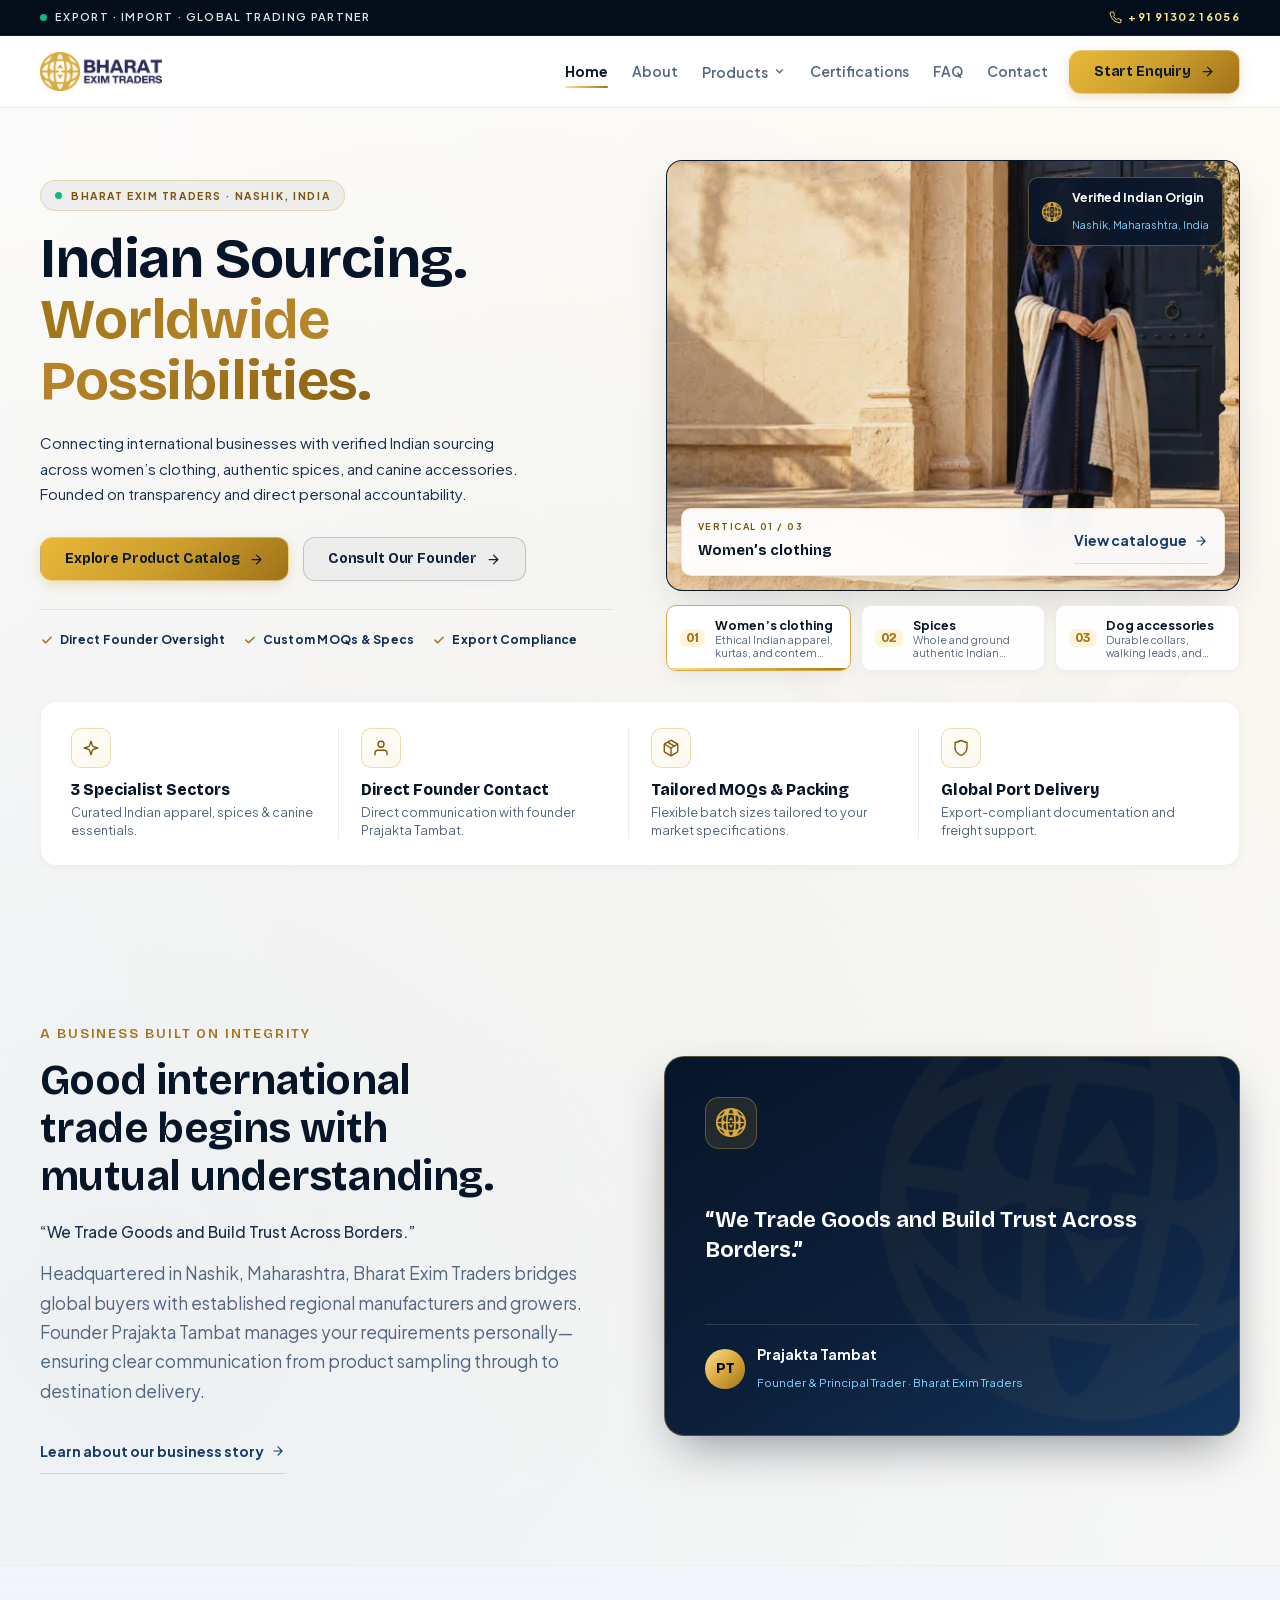
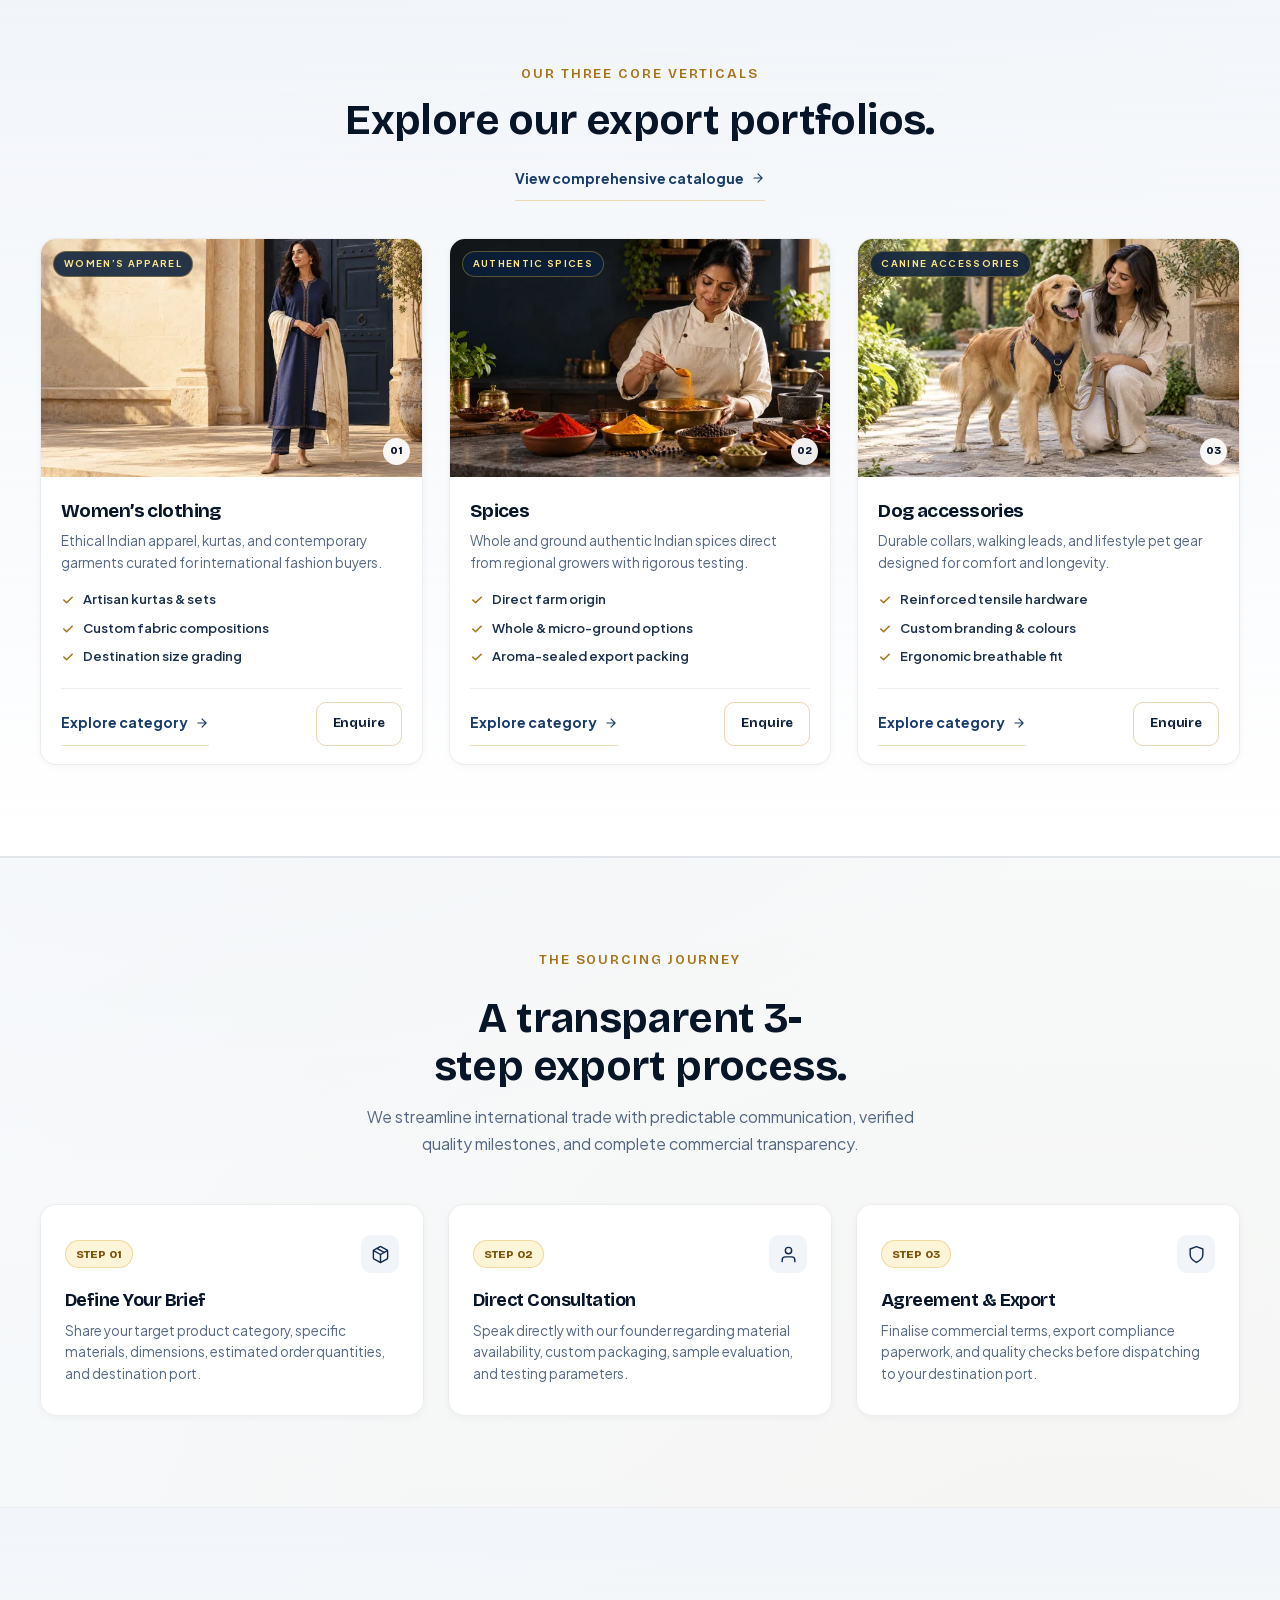
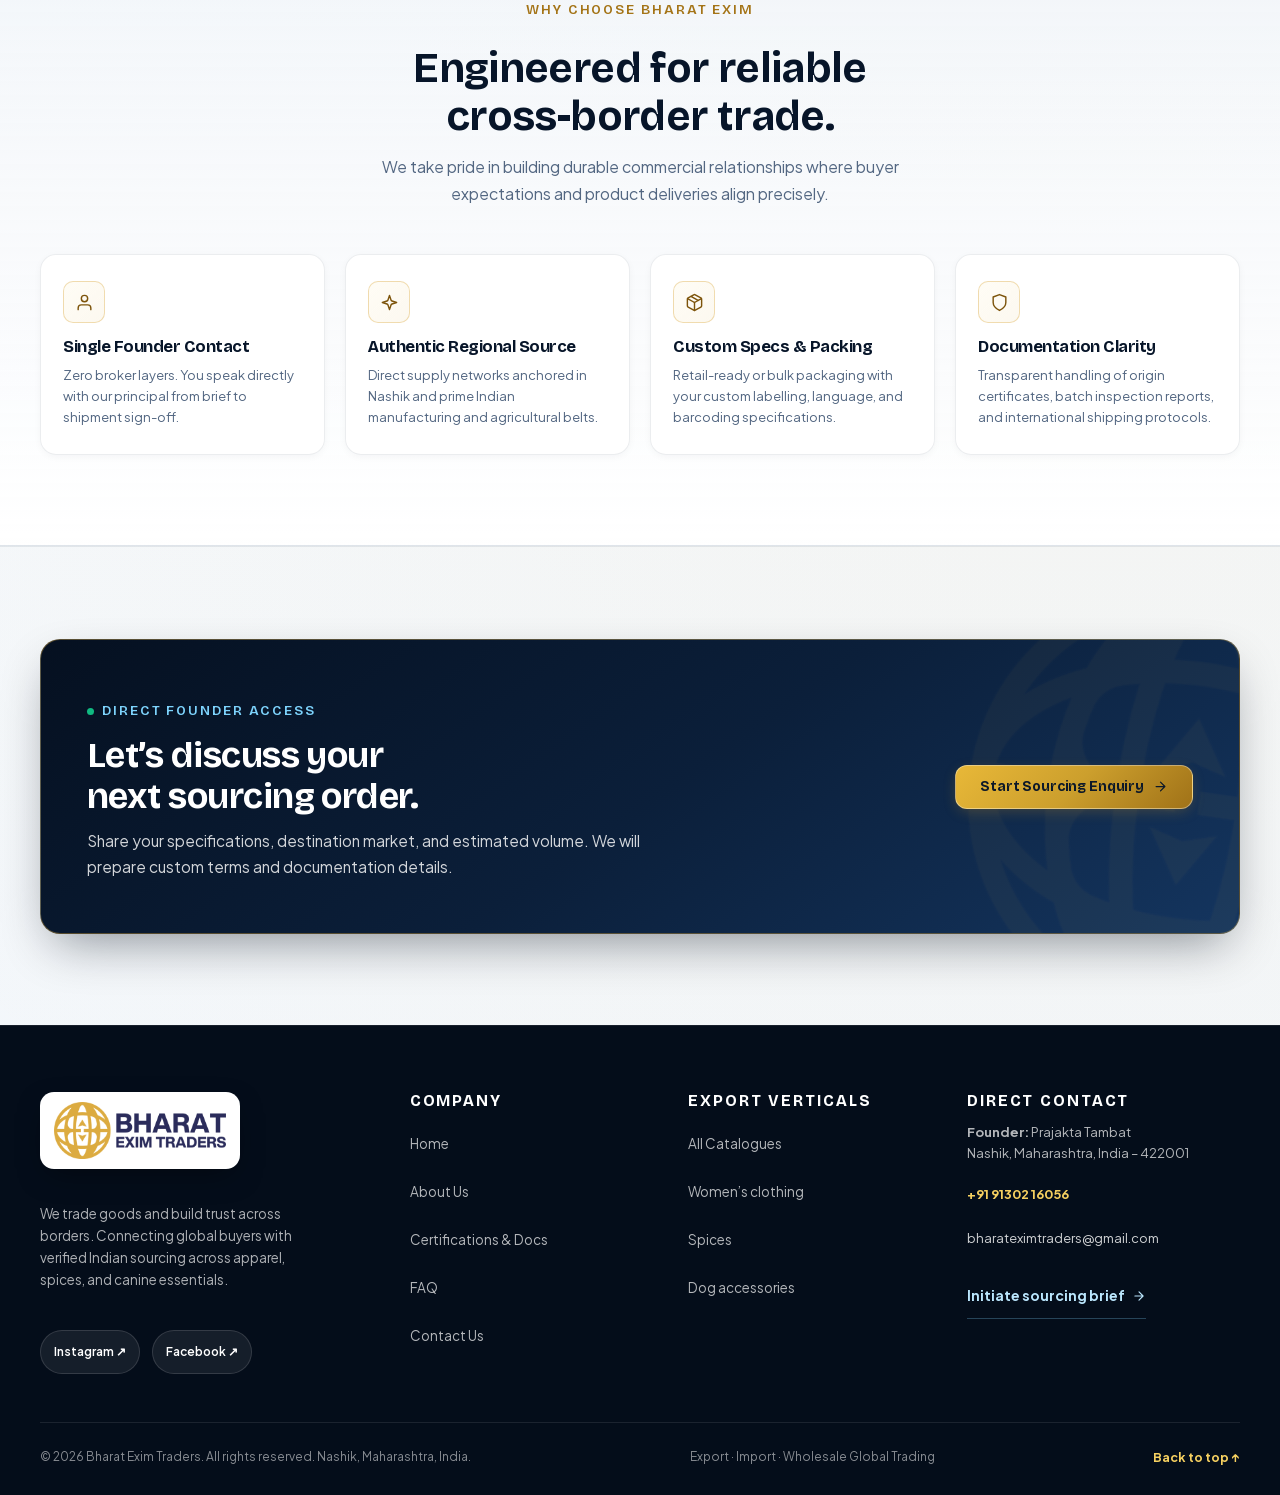
<file: bharat-exim-website 2/public_html/index.html>
<!doctype html>
<html lang="en">
<head>
  <meta charset="utf-8">
  <meta name="viewport" content="width=device-width, initial-scale=1">
  <title>Bharat Exim Traders | Indian Spices, Apparel & Pet Accessories Exporter</title>
  <meta name="description" content="Bharat Exim Traders: Premium Indian export partner based in Nashik. Sourcing authentic spices, handcrafted women&#x27;s clothing, and dog accessories with direct founder access.">
  <meta name="keywords" content="Bharat Exim Traders, Indian spices exporter, womens clothing export India, dog accessories supplier, Nashik exim, spices wholesale India, international trade partner">
  <meta name="author" content="Bharat Exim Traders">
  <meta name="robots" content="index, follow, max-snippet:-1, max-image-preview:large, max-video-preview:-1">
  <link rel="canonical" href="https://bharateximtraders.com/">
  <meta name="theme-color" content="#071529">

  <!-- Open Graph / Facebook -->
  <meta property="og:type" content="website">
  <meta property="og:url" content="https://bharateximtraders.com/">
  <meta property="og:title" content="Bharat Exim Traders | Indian Spices, Apparel & Pet Accessories Exporter">
  <meta property="og:description" content="Bharat Exim Traders: Premium Indian export partner based in Nashik. Sourcing authentic spices, handcrafted women&#x27;s clothing, and dog accessories with direct founder access.">
  <meta property="og:image" content="https://bharateximtraders.com/assets/hero.webp">
  <meta property="og:site_name" content="Bharat Exim Traders">
  <meta property="og:locale" content="en_US">

  <!-- Twitter -->
  <meta name="twitter:card" content="summary_large_image">
  <meta name="twitter:url" content="https://bharateximtraders.com/">
  <meta name="twitter:title" content="Bharat Exim Traders | Indian Spices, Women&#x27;s Clothing &amp; Dog Accessories Export">
  <meta name="twitter:description" content="Bharat Exim Traders: Premium Indian export partner based in Nashik. Sourcing authentic spices, handcrafted women&#x27;s clothing, and dog accessories with direct founder access.">
  <meta name="twitter:image" content="https://bharateximtraders.com/assets/hero.webp">

  <!-- Favicon & Fonts -->
  <link rel="icon" type="image/svg+xml" href="assets/favicon.svg">
  <link rel="preload" href="assets/fonts/bricolage-grotesque-latin.woff2" as="font" type="font/woff2" crossorigin>
  <link rel="preload" href="assets/fonts/plus-jakarta-sans-latin.woff2" as="font" type="font/woff2" crossorigin>
  <link rel="stylesheet" href="fonts.css">
  <link rel="stylesheet" href="style.css">
  <link rel="stylesheet" href="enhance.css">

  <!-- Structured Data (JSON-LD) -->
  <script type="application/ld+json">
  {"@context": "https://schema.org", "@type": "Organization", "name": "Bharat Exim Traders", "alternateName": "Bharat Exim", "url": "https://bharateximtraders.com", "logo": "https://bharateximtraders.com/assets/favicon.svg", "description": "Leading Indian export-import trading company based in Nashik, Maharashtra. Exporter of Indian spices, women's ethnic and contemporary apparel, and durable dog accessories.", "founder": {"@type": "Person", "name": "Prajakta Tambat", "jobTitle": "Founder"}, "address": {"@type": "PostalAddress", "addressLocality": "Nashik", "addressRegion": "Maharashtra", "postalCode": "422001", "addressCountry": "IN"}, "contactPoint": {"@type": "ContactPoint", "telephone": "+91-9130216056", "contactType": "sales", "email": "bharateximtraders@gmail.com", "availableLanguage": ["English", "Hindi", "Marathi"]}, "sameAs": ["https://www.instagram.com/bharateximtraders/", "https://www.facebook.com/bharateximtraders/"]}
  </script>
</head>
<body id="top">
  <a class="skip-link" href="#main">Skip to main content</a>
<div id="scroll-progress" aria-hidden="true"></div>
<div class="topline">
  <div class="container">
    <div class="topline-badge"><span class="pulse-dot"></span> EXPORT · IMPORT · GLOBAL TRADING PARTNER</div>
    <div class="topline-contact">
      <a href="tel:+919130216056"><svg viewBox="0 0 24 24" fill="none" stroke="currentColor" stroke-width="1.8" stroke-linecap="round" stroke-linejoin="round" aria-hidden="true"><path d="M22 16.92v3a2 2 0 0 1-2.18 2 19.79 19.79 0 0 1-8.63-3.07 19.5 19.5 0 0 1-6-6 19.79 19.79 0 0 1-3.07-8.67A2 2 0 0 1 4.11 2h3a2 2 0 0 1 2 1.72 12.84 12.84 0 0 0 .7 2.81 2 2 0 0 1-.45 2.11L8.09 9.91a16 16 0 0 0 6 6l1.27-1.27a2 2 0 0 1 2.11-.45 12.84 12.84 0 0 0 2.81.7A2 2 0 0 1 22 16.92z"/></svg> +91 91302 16056</a>
    </div>
  </div>
</div>
<header>
  <div class="container header-inner">
    <a class="brand" href="index.html" aria-label="Bharat Exim Traders — Home">
      <img src="assets/logo.png" alt="Bharat Exim Traders" class="brand-logo-img" width="180" height="59">
    </a>
    <nav id="main-nav" aria-label="Primary navigation">
      <div class="mobile-nav-top">
        <img src="assets/logo.png" alt="Bharat Exim Traders" class="mobile-logo-img">
        <button class="menu-close-btn" aria-label="Close navigation menu">
          <svg viewBox="0 0 24 24" fill="none" stroke="currentColor" stroke-width="2" stroke-linecap="round" stroke-linejoin="round" aria-hidden="true"><line x1="18" y1="6" x2="6" y2="18"/><line x1="6" y1="6" x2="18" y2="18"/></svg>
        </button>
      </div>
      <div class="mobile-nav-links">
        <a href="index.html" aria-current="page">Home</a><a href="about.html">About</a><div class="nav-group"><button class="sub-toggle" data-current="false" aria-expanded="false" aria-controls="product-menu"><span>Products</span><svg class="chevron" viewBox="0 0 20 20" fill="none" stroke="currentColor" stroke-width="2" aria-hidden="true"><path d="m5 7 5 5 5-5"/></svg></button><div id="product-menu" hidden><a href="products.html">All Products <svg viewBox="0 0 24 24" fill="none" stroke="currentColor" stroke-width="2" stroke-linecap="round" stroke-linejoin="round" aria-hidden="true"><path d="M5 12h14M12 5l7 7-7 7"/></svg></a><a href="clothing.html">Women’s clothing <svg viewBox="0 0 24 24" fill="none" stroke="currentColor" stroke-width="2" stroke-linecap="round" stroke-linejoin="round" aria-hidden="true"><path d="M5 12h14M12 5l7 7-7 7"/></svg></a><a href="spices.html">Spices <svg viewBox="0 0 24 24" fill="none" stroke="currentColor" stroke-width="2" stroke-linecap="round" stroke-linejoin="round" aria-hidden="true"><path d="M5 12h14M12 5l7 7-7 7"/></svg></a><a href="dog-accessories.html">Dog accessories <svg viewBox="0 0 24 24" fill="none" stroke="currentColor" stroke-width="2" stroke-linecap="round" stroke-linejoin="round" aria-hidden="true"><path d="M5 12h14M12 5l7 7-7 7"/></svg></a></div></div><a href="certifications.html">Certifications</a><a href="faq.html">FAQ</a><a href="contact.html">Contact</a>
      </div>
      <div class="nav-cta">
        <a class="btn btn-gold" href="contact.html"><span>Start Enquiry</span><i><svg viewBox="0 0 24 24" fill="none" stroke="currentColor" stroke-width="2" stroke-linecap="round" stroke-linejoin="round" aria-hidden="true"><path d="M5 12h14M12 5l7 7-7 7"/></svg></i></a>
      </div>
      <div class="mobile-nav-footer">
        <a class="mobile-contact-pill" href="tel:+919130216056"><svg viewBox="0 0 24 24" fill="none" stroke="currentColor" stroke-width="1.8" stroke-linecap="round" stroke-linejoin="round" aria-hidden="true"><path d="M22 16.92v3a2 2 0 0 1-2.18 2 19.79 19.79 0 0 1-8.63-3.07 19.5 19.5 0 0 1-6-6 19.79 19.79 0 0 1-3.07-8.67A2 2 0 0 1 4.11 2h3a2 2 0 0 1 2 1.72 12.84 12.84 0 0 0 .7 2.81 2 2 0 0 1-.45 2.11L8.09 9.91a16 16 0 0 0 6 6l1.27-1.27a2 2 0 0 1 2.11-.45 12.84 12.84 0 0 0 2.81.7A2 2 0 0 1 22 16.92z"/></svg> +91 91302 16056</a>
        <a class="mobile-contact-pill" href="mailto:bharateximtraders@gmail.com"><svg viewBox="0 0 24 24" fill="none" stroke="currentColor" stroke-width="1.8" stroke-linecap="round" stroke-linejoin="round" aria-hidden="true"><rect width="20" height="16" x="2" y="4" rx="2"/><path d="m22 7-8.97 5.7a1.94 1.94 0 0 1-2.06 0L2 7"/></svg> bharateximtraders@gmail.com</a>
      </div>
    </nav>
    <button class="menu-toggle" aria-label="Open navigation menu" aria-expanded="false" aria-controls="main-nav">
      <svg viewBox="0 0 24 24" fill="none" stroke="currentColor" stroke-width="2" stroke-linecap="round" stroke-linejoin="round" aria-hidden="true"><line x1="4" x2="20" y1="12" y2="12"/><line x1="4" x2="20" y1="6" y2="6"/><line x1="4" x2="20" y1="18" y2="18"/></svg>
    </button>
  </div>
</header>
  <main id="main" tabindex="-1">
    <section class="home-hero">
  <div class="hero-watermark-bg" aria-hidden="true"></div>
  <div class="container hero-container">
    <div class="hero-content-col reveal">
      <div class="hero-badge-pill">
        <span class="pulse-dot"></span> BHARAT EXIM TRADERS · NASHIK, INDIA
      </div>
      <h1 class="hero-title">Indian Sourcing.<br><span class="gold-gradient-text">Worldwide Possibilities.</span></h1>
      <p class="hero-lead">Connecting international businesses with verified Indian sourcing across women’s clothing, authentic spices, and canine accessories. Founded on transparency and direct personal accountability.</p>
      <div class="hero-actions">
        <a class="btn btn-gold" href="products.html"><span>Explore Product Catalog</span><i><svg viewBox="0 0 24 24" fill="none" stroke="currentColor" stroke-width="2" stroke-linecap="round" stroke-linejoin="round" aria-hidden="true"><path d="M5 12h14M12 5l7 7-7 7"/></svg></i></a>
        <a class="btn btn-navy-outline" href="contact.html"><span>Consult Our Founder</span><i><svg viewBox="0 0 24 24" fill="none" stroke="currentColor" stroke-width="2" stroke-linecap="round" stroke-linejoin="round" aria-hidden="true"><path d="M5 12h14M12 5l7 7-7 7"/></svg></i></a>
      </div>
      <div class="hero-proof-bar">
        <div class="hero-proof-item"><svg viewBox="0 0 20 20" fill="none" stroke="currentColor" stroke-width="2.2" stroke-linecap="round" stroke-linejoin="round" aria-hidden="true"><path d="m4 10 4 4 8-8"/></svg> <span>Direct Founder Oversight</span></div>
        <div class="hero-proof-item"><svg viewBox="0 0 20 20" fill="none" stroke="currentColor" stroke-width="2.2" stroke-linecap="round" stroke-linejoin="round" aria-hidden="true"><path d="m4 10 4 4 8-8"/></svg> <span>Custom MOQs & Specs</span></div>
        <div class="hero-proof-item"><svg viewBox="0 0 20 20" fill="none" stroke="currentColor" stroke-width="2.2" stroke-linecap="round" stroke-linejoin="round" aria-hidden="true"><path d="m4 10 4 4 8-8"/></svg> <span>Export Compliance</span></div>
      </div>
    </div>
    <div class="hero-visual-col reveal">
      <div class="hero-image-frame">
        <div class="hero-floating-badge floating-anim">
          <img src="assets/logo-emblem.png" width="22" height="22" alt="Bharat Exim Traders emblem">
          <div>
            <strong>Verified Indian Origin</strong>
            <span>Nashik, Maharashtra, India</span>
          </div>
        </div>
        <div class="hero-slide active" id="hero-slide-0" role="tabpanel" aria-labelledby="hero-tab-0" >
  <img class="" src="assets/women.webp" srcset="assets/women-640.webp 640w, assets/women.webp 1536w" sizes="(max-width: 768px) 100vw, 50vw" width="1536" height="1024" alt="Women’s clothing — authentic Indian export sourcing" fetchpriority="high">
  <div class="hero-caption-card">
    <div class="hero-caption-text">
      <span>VERTICAL 01 / 03</span>
      <strong>Women’s clothing</strong>
    </div>
    <a class="text-link" href="clothing.html">View catalogue <i><svg viewBox="0 0 24 24" fill="none" stroke="currentColor" stroke-width="2" stroke-linecap="round" stroke-linejoin="round" aria-hidden="true"><path d="M5 12h14M12 5l7 7-7 7"/></svg></i></a>
  </div>
</div><div class="hero-slide" id="hero-slide-1" role="tabpanel" aria-labelledby="hero-tab-1" hidden>
  <img class="" src="assets/spice-life.webp" srcset="assets/spice-life-640.webp 640w, assets/spice-life.webp 1536w" sizes="(max-width: 768px) 100vw, 50vw" width="1536" height="1024" alt="Spices — authentic Indian export sourcing" loading="lazy" decoding="async">
  <div class="hero-caption-card">
    <div class="hero-caption-text">
      <span>VERTICAL 02 / 03</span>
      <strong>Spices</strong>
    </div>
    <a class="text-link" href="spices.html">View catalogue <i><svg viewBox="0 0 24 24" fill="none" stroke="currentColor" stroke-width="2" stroke-linecap="round" stroke-linejoin="round" aria-hidden="true"><path d="M5 12h14M12 5l7 7-7 7"/></svg></i></a>
  </div>
</div><div class="hero-slide" id="hero-slide-2" role="tabpanel" aria-labelledby="hero-tab-2" hidden>
  <img class="" src="assets/dog-life.webp" srcset="assets/dog-life-640.webp 640w, assets/dog-life.webp 1536w" sizes="(max-width: 768px) 100vw, 50vw" width="1536" height="1024" alt="Dog accessories — authentic Indian export sourcing" loading="lazy" decoding="async">
  <div class="hero-caption-card">
    <div class="hero-caption-text">
      <span>VERTICAL 03 / 03</span>
      <strong>Dog accessories</strong>
    </div>
    <a class="text-link" href="dog-accessories.html">View catalogue <i><svg viewBox="0 0 24 24" fill="none" stroke="currentColor" stroke-width="2" stroke-linecap="round" stroke-linejoin="round" aria-hidden="true"><path d="M5 12h14M12 5l7 7-7 7"/></svg></i></a>
  </div>
</div>
      </div>
      <div class="hero-category-tabs" role="tablist" aria-label="Explore Product Worlds">
        <button class="hero-tab-btn" id="hero-tab-0" role="tab" aria-controls="hero-slide-0" aria-selected="true" tabindex="0">
  <span class="hero-tab-num">01</span>
  <div class="hero-tab-info">
    <strong>Women’s clothing</strong>
    <span>Ethical Indian apparel, kurtas, and contem…</span>
  </div>
</button><button class="hero-tab-btn" id="hero-tab-1" role="tab" aria-controls="hero-slide-1" aria-selected="false" tabindex="-1">
  <span class="hero-tab-num">02</span>
  <div class="hero-tab-info">
    <strong>Spices</strong>
    <span>Whole and ground authentic Indian spices d…</span>
  </div>
</button><button class="hero-tab-btn" id="hero-tab-2" role="tab" aria-controls="hero-slide-2" aria-selected="false" tabindex="-1">
  <span class="hero-tab-num">03</span>
  <div class="hero-tab-info">
    <strong>Dog accessories</strong>
    <span>Durable collars, walking leads, and lifest…</span>
  </div>
</button>
      </div>
    </div>
  </div>
  <div class="container">
    <div class="metrics-ribbon reveal">
  <div class="metrics-grid">
    <div class="metric-card">
      <div class="metric-icon-wrap"><svg viewBox="0 0 24 24" fill="none" stroke="currentColor" stroke-width="1.8" stroke-linecap="round" stroke-linejoin="round" aria-hidden="true"><path d="m12 3-1.912 5.813a2 2 0 0 1-1.275 1.275L3 12l5.813 1.912a2 2 0 0 1 1.275 1.275L12 21l1.912-5.813a2 2 0 0 1 1.275-1.275L21 12l-5.813-1.912a2 2 0 0 1-1.275-1.275L12 3Z"/></svg></div>
      <div class="metric-data">
        <strong>3 Specialist Sectors</strong>
        <p>Curated Indian apparel, spices & canine essentials.</p>
      </div>
    </div>
    <div class="metric-card">
      <div class="metric-icon-wrap"><svg viewBox="0 0 24 24" fill="none" stroke="currentColor" stroke-width="1.8" stroke-linecap="round" stroke-linejoin="round" aria-hidden="true"><path d="M20 21v-2a4 4 0 0 0-4-4H8a4 4 0 0 0-4 4v2"/><circle cx="12" cy="7" r="4"/></svg></div>
      <div class="metric-data">
        <strong>Direct Founder Contact</strong>
        <p>Direct communication with founder Prajakta Tambat.</p>
      </div>
    </div>
    <div class="metric-card">
      <div class="metric-icon-wrap"><svg viewBox="0 0 24 24" fill="none" stroke="currentColor" stroke-width="1.8" stroke-linecap="round" stroke-linejoin="round" aria-hidden="true"><path d="m16.5 9.4-9-5.19M21 16V8a2 2 0 0 0-1-1.73l-7-4a2 2 0 0 0-2 0l-7 4A2 2 0 0 0 3 8v8a2 2 0 0 0 1 1.73l7 4a2 2 0 0 0 2 0l7-4A2 2 0 0 0 21 16z"/><polyline points="3.27 6.96 12 12.01 20.73 6.96"/><line x1="12" y1="22.08" x2="12" y2="12"/></svg></div>
      <div class="metric-data">
        <strong>Tailored MOQs & Packing</strong>
        <p>Flexible batch sizes tailored to your market specifications.</p>
      </div>
    </div>
    <div class="metric-card">
      <div class="metric-icon-wrap"><svg viewBox="0 0 24 24" fill="none" stroke="currentColor" stroke-width="1.8" stroke-linecap="round" stroke-linejoin="round" aria-hidden="true"><path d="M12 22s8-4 8-10V5l-8-3-8 3v7c0 6 8 10 8 10z"/></svg></div>
      <div class="metric-data">
        <strong>Global Port Delivery</strong>
        <p>Export-compliant documentation and freight support.</p>
      </div>
    </div>
  </div>
</div>
  </div>
</section>

<section class="section">
  <div class="container">
    <div class="grid-2 reveal">
      <div>
        <div class="eyebrow"><span>A BUSINESS BUILT ON INTEGRITY</span></div>
        <h2>Good international trade begins with mutual understanding.</h2>
        <p class="lead" style="margin-top: 18px;">“We Trade Goods and Build Trust Across Borders.”</p>
        <p style="margin-top: 14px;">Headquartered in Nashik, Maharashtra, Bharat Exim Traders bridges global buyers with established regional manufacturers and growers. Founder Prajakta Tambat manages your requirements personally—ensuring clear communication from product sampling through to destination delivery.</p>
        <div style="margin-top: 24px;">
          <a class="text-link" href="about.html">Learn about our business story <i><svg viewBox="0 0 24 24" fill="none" stroke="currentColor" stroke-width="2" stroke-linecap="round" stroke-linejoin="round" aria-hidden="true"><path d="M5 12h14M12 5l7 7-7 7"/></svg></i></a>
        </div>
      </div>
      <div class="brand-story-card card-mirrored-dark">
        <div class="story-globe-wrap"><img src="assets/logo-emblem.png" width="30" height="30" alt="Bharat Exim Traders emblem"></div>
        <p class="brand-story-quote">“We Trade Goods and Build Trust Across Borders.”</p>
        <div class="founder-badge">
          <div class="founder-avatar">PT</div>
          <div class="founder-info">
            <strong>Prajakta Tambat</strong>
            <small>Founder & Principal Trader · Bharat Exim Traders</small>
          </div>
        </div>
      </div>
    </div>
  </div>
</section>

<section class="section soft">
  <div class="container">
    <div class="section-heading reveal">
      <div>
        <div class="eyebrow"><span>OUR THREE CORE VERTICALS</span></div>
        <h2>Explore our export portfolios.</h2>
      </div>
      <a class="text-link" href="products.html">View comprehensive catalogue <i><svg viewBox="0 0 24 24" fill="none" stroke="currentColor" stroke-width="2" stroke-linecap="round" stroke-linejoin="round" aria-hidden="true"><path d="M5 12h14M12 5l7 7-7 7"/></svg></i></a>
    </div>
    <div class="grid-3 reveal">
<article class="product-card">
  <div class="product-card-media">
    <img class="" src="assets/women.webp" srcset="assets/women-640.webp 640w, assets/women.webp 1536w" sizes="(max-width: 768px) 100vw, 50vw" width="1536" height="1024" alt="Women’s clothing sourcing" loading="lazy" decoding="async">
    <span class="product-card-tag">WOMEN’S APPAREL</span>
    <span class="product-card-num">01</span>
  </div>
  <div class="product-card-body">
    <h3><a href="clothing.html">Women’s clothing</a></h3>
    <p>Ethical Indian apparel, kurtas, and contemporary garments curated for international fashion buyers.</p>
    <ul class="product-card-highlights">
      <li><svg viewBox="0 0 20 20" fill="none" stroke="currentColor" stroke-width="2.2" stroke-linecap="round" stroke-linejoin="round" aria-hidden="true"><path d="m4 10 4 4 8-8"/></svg> <span>Artisan kurtas & sets</span></li><li><svg viewBox="0 0 20 20" fill="none" stroke="currentColor" stroke-width="2.2" stroke-linecap="round" stroke-linejoin="round" aria-hidden="true"><path d="m4 10 4 4 8-8"/></svg> <span>Custom fabric compositions</span></li><li><svg viewBox="0 0 20 20" fill="none" stroke="currentColor" stroke-width="2.2" stroke-linecap="round" stroke-linejoin="round" aria-hidden="true"><path d="m4 10 4 4 8-8"/></svg> <span>Destination size grading</span></li>
    </ul>
    <div class="product-card-footer">
      <a class="text-link" href="clothing.html">Explore category <i><svg viewBox="0 0 24 24" fill="none" stroke="currentColor" stroke-width="2" stroke-linecap="round" stroke-linejoin="round" aria-hidden="true"><path d="M5 12h14M12 5l7 7-7 7"/></svg></i></a>
      <a class="btn btn-outline" style="padding: 6px 16px; font-size: 13px;" href="contact.html?category=clothing">Enquire</a>
    </div>
  </div>
</article><article class="product-card">
  <div class="product-card-media">
    <img class="" src="assets/spice-life.webp" srcset="assets/spice-life-640.webp 640w, assets/spice-life.webp 1536w" sizes="(max-width: 768px) 100vw, 50vw" width="1536" height="1024" alt="Spices sourcing" loading="lazy" decoding="async">
    <span class="product-card-tag">AUTHENTIC SPICES</span>
    <span class="product-card-num">02</span>
  </div>
  <div class="product-card-body">
    <h3><a href="spices.html">Spices</a></h3>
    <p>Whole and ground authentic Indian spices direct from regional growers with rigorous testing.</p>
    <ul class="product-card-highlights">
      <li><svg viewBox="0 0 20 20" fill="none" stroke="currentColor" stroke-width="2.2" stroke-linecap="round" stroke-linejoin="round" aria-hidden="true"><path d="m4 10 4 4 8-8"/></svg> <span>Direct farm origin</span></li><li><svg viewBox="0 0 20 20" fill="none" stroke="currentColor" stroke-width="2.2" stroke-linecap="round" stroke-linejoin="round" aria-hidden="true"><path d="m4 10 4 4 8-8"/></svg> <span>Whole & micro-ground options</span></li><li><svg viewBox="0 0 20 20" fill="none" stroke="currentColor" stroke-width="2.2" stroke-linecap="round" stroke-linejoin="round" aria-hidden="true"><path d="m4 10 4 4 8-8"/></svg> <span>Aroma-sealed export packing</span></li>
    </ul>
    <div class="product-card-footer">
      <a class="text-link" href="spices.html">Explore category <i><svg viewBox="0 0 24 24" fill="none" stroke="currentColor" stroke-width="2" stroke-linecap="round" stroke-linejoin="round" aria-hidden="true"><path d="M5 12h14M12 5l7 7-7 7"/></svg></i></a>
      <a class="btn btn-outline" style="padding: 6px 16px; font-size: 13px;" href="contact.html?category=spices">Enquire</a>
    </div>
  </div>
</article><article class="product-card">
  <div class="product-card-media">
    <img class="" src="assets/dog-life.webp" srcset="assets/dog-life-640.webp 640w, assets/dog-life.webp 1536w" sizes="(max-width: 768px) 100vw, 50vw" width="1536" height="1024" alt="Dog accessories sourcing" loading="lazy" decoding="async">
    <span class="product-card-tag">CANINE ACCESSORIES</span>
    <span class="product-card-num">03</span>
  </div>
  <div class="product-card-body">
    <h3><a href="dog-accessories.html">Dog accessories</a></h3>
    <p>Durable collars, walking leads, and lifestyle pet gear designed for comfort and longevity.</p>
    <ul class="product-card-highlights">
      <li><svg viewBox="0 0 20 20" fill="none" stroke="currentColor" stroke-width="2.2" stroke-linecap="round" stroke-linejoin="round" aria-hidden="true"><path d="m4 10 4 4 8-8"/></svg> <span>Reinforced tensile hardware</span></li><li><svg viewBox="0 0 20 20" fill="none" stroke="currentColor" stroke-width="2.2" stroke-linecap="round" stroke-linejoin="round" aria-hidden="true"><path d="m4 10 4 4 8-8"/></svg> <span>Custom branding & colours</span></li><li><svg viewBox="0 0 20 20" fill="none" stroke="currentColor" stroke-width="2.2" stroke-linecap="round" stroke-linejoin="round" aria-hidden="true"><path d="m4 10 4 4 8-8"/></svg> <span>Ergonomic breathable fit</span></li>
    </ul>
    <div class="product-card-footer">
      <a class="text-link" href="dog-accessories.html">Explore category <i><svg viewBox="0 0 24 24" fill="none" stroke="currentColor" stroke-width="2" stroke-linecap="round" stroke-linejoin="round" aria-hidden="true"><path d="M5 12h14M12 5l7 7-7 7"/></svg></i></a>
      <a class="btn btn-outline" style="padding: 6px 16px; font-size: 13px;" href="contact.html?category=dog-accessories">Enquire</a>
    </div>
  </div>
</article>
</div>
  </div>
</section>

<section class="section">
  <div class="container">
    <div class="section-heading centered reveal">
      <div class="eyebrow"><span>THE SOURCING JOURNEY</span></div>
      <h2>A transparent 3-step export process.</h2>
      <p>We streamline international trade with predictable communication, verified quality milestones, and complete commercial transparency.</p>
    </div>
    <div class="workflow-grid reveal">
  <div class="workflow-card">
    <div class="workflow-header">
      <span class="workflow-step-badge">STEP 01</span>
      <div class="workflow-icon-wrap"><svg viewBox="0 0 24 24" fill="none" stroke="currentColor" stroke-width="1.8" stroke-linecap="round" stroke-linejoin="round" aria-hidden="true"><path d="m16.5 9.4-9-5.19M21 16V8a2 2 0 0 0-1-1.73l-7-4a2 2 0 0 0-2 0l-7 4A2 2 0 0 0 3 8v8a2 2 0 0 0 1 1.73l7 4a2 2 0 0 0 2 0l7-4A2 2 0 0 0 21 16z"/><polyline points="3.27 6.96 12 12.01 20.73 6.96"/><line x1="12" y1="22.08" x2="12" y2="12"/></svg></div>
    </div>
    <h3>Define Your Brief</h3>
    <p>Share your target product category, specific materials, dimensions, estimated order quantities, and destination port.</p>
  </div>
  <div class="workflow-card">
    <div class="workflow-header">
      <span class="workflow-step-badge">STEP 02</span>
      <div class="workflow-icon-wrap"><svg viewBox="0 0 24 24" fill="none" stroke="currentColor" stroke-width="1.8" stroke-linecap="round" stroke-linejoin="round" aria-hidden="true"><path d="M20 21v-2a4 4 0 0 0-4-4H8a4 4 0 0 0-4 4v2"/><circle cx="12" cy="7" r="4"/></svg></div>
    </div>
    <h3>Direct Consultation</h3>
    <p>Speak directly with our founder regarding material availability, custom packaging, sample evaluation, and testing parameters.</p>
  </div>
  <div class="workflow-card">
    <div class="workflow-header">
      <span class="workflow-step-badge">STEP 03</span>
      <div class="workflow-icon-wrap"><svg viewBox="0 0 24 24" fill="none" stroke="currentColor" stroke-width="1.8" stroke-linecap="round" stroke-linejoin="round" aria-hidden="true"><path d="M12 22s8-4 8-10V5l-8-3-8 3v7c0 6 8 10 8 10z"/></svg></div>
    </div>
    <h3>Agreement & Export</h3>
    <p>Finalise commercial terms, export compliance paperwork, and quality checks before dispatching to your destination port.</p>
  </div>
</div>
  </div>
</section>

<section class="section soft">
  <div class="container">
    <div class="section-heading centered reveal">
      <div class="eyebrow"><span>WHY CHOOSE BHARAT EXIM</span></div>
      <h2>Engineered for reliable cross-border trade.</h2>
      <p>We take pride in building durable commercial relationships where buyer expectations and product deliveries align precisely.</p>
    </div>
    <div class="grid-4 reveal">
  <div class="feature-card">
    <div class="feature-icon-wrap"><svg viewBox="0 0 24 24" fill="none" stroke="currentColor" stroke-width="1.8" stroke-linecap="round" stroke-linejoin="round" aria-hidden="true"><path d="M20 21v-2a4 4 0 0 0-4-4H8a4 4 0 0 0-4 4v2"/><circle cx="12" cy="7" r="4"/></svg></div>
    <h3>Single Founder Contact</h3>
    <p>Zero broker layers. You speak directly with our principal from brief to shipment sign-off.</p>
  </div>
  <div class="feature-card">
    <div class="feature-icon-wrap"><svg viewBox="0 0 24 24" fill="none" stroke="currentColor" stroke-width="1.8" stroke-linecap="round" stroke-linejoin="round" aria-hidden="true"><path d="m12 3-1.912 5.813a2 2 0 0 1-1.275 1.275L3 12l5.813 1.912a2 2 0 0 1 1.275 1.275L12 21l1.912-5.813a2 2 0 0 1 1.275-1.275L21 12l-5.813-1.912a2 2 0 0 1-1.275-1.275L12 3Z"/></svg></div>
    <h3>Authentic Regional Source</h3>
    <p>Direct supply networks anchored in Nashik and prime Indian manufacturing and agricultural belts.</p>
  </div>
  <div class="feature-card">
    <div class="feature-icon-wrap"><svg viewBox="0 0 24 24" fill="none" stroke="currentColor" stroke-width="1.8" stroke-linecap="round" stroke-linejoin="round" aria-hidden="true"><path d="m16.5 9.4-9-5.19M21 16V8a2 2 0 0 0-1-1.73l-7-4a2 2 0 0 0-2 0l-7 4A2 2 0 0 0 3 8v8a2 2 0 0 0 1 1.73l7 4a2 2 0 0 0 2 0l7-4A2 2 0 0 0 21 16z"/><polyline points="3.27 6.96 12 12.01 20.73 6.96"/><line x1="12" y1="22.08" x2="12" y2="12"/></svg></div>
    <h3>Custom Specs & Packing</h3>
    <p>Retail-ready or bulk packaging with your custom labelling, language, and barcoding specifications.</p>
  </div>
  <div class="feature-card">
    <div class="feature-icon-wrap"><svg viewBox="0 0 24 24" fill="none" stroke="currentColor" stroke-width="1.8" stroke-linecap="round" stroke-linejoin="round" aria-hidden="true"><path d="M12 22s8-4 8-10V5l-8-3-8 3v7c0 6 8 10 8 10z"/></svg></div>
    <h3>Documentation Clarity</h3>
    <p>Transparent handling of origin certificates, batch inspection reports, and international shipping protocols.</p>
  </div>
</div>
  </div>
</section>
<section class="section">
  <div class="container">
    <div class="cta-banner card-mirrored-dark reveal">
      <div class="cta-banner-content">
        <div class="cta-copy">
          <div class="eyebrow dark"><span class="pulse-dot"></span><span>DIRECT FOUNDER ACCESS</span></div>
          <h2>Let’s discuss your next sourcing order.</h2>
          <p>Share your specifications, destination market, and estimated volume. We will prepare custom terms and documentation details.</p>
        </div>
        <div class="cta-actions">
          <a class="btn btn-gold" href="contact.html"><span>Start Sourcing Enquiry</span><i><svg viewBox="0 0 24 24" fill="none" stroke="currentColor" stroke-width="2" stroke-linecap="round" stroke-linejoin="round" aria-hidden="true"><path d="M5 12h14M12 5l7 7-7 7"/></svg></i></a>
        </div>
      </div>
    </div>
  </div>
</section>
  </main>
  <footer>
  <div class="container footer-grid">
    <div class="footer-col footer-brand-col">
      <a class="brand" href="index.html" aria-label="Bharat Exim Traders">
        <img src="assets/logo.png" alt="Bharat Exim Traders" class="brand-logo-img" width="180" height="59">
      </a>
      <p>We trade goods and build trust across borders. Connecting global buyers with verified Indian sourcing across apparel, spices, and canine essentials.</p>
      <div class="footer-social-links">
        <a class="social-pill" href="https://www.instagram.com/bharateximtraders/" target="_blank" rel="noopener noreferrer">Instagram ↗</a>
        <a class="social-pill" href="https://www.facebook.com/bharateximtraders/" target="_blank" rel="noopener noreferrer">Facebook ↗</a>
      </div>
    </div>
    <div class="footer-col">
      <h4>Company</h4>
      <ul class="footer-links">
        <li><a href="index.html">Home</a></li>
        <li><a href="about.html">About Us</a></li>
        <li><a href="certifications.html">Certifications & Docs</a></li>
        <li><a href="faq.html">FAQ</a></li>
        <li><a href="contact.html">Contact Us</a></li>
      </ul>
    </div>
    <div class="footer-col">
      <h4>Export Verticals</h4>
      <ul class="footer-links">
        <li><a href="products.html">All Catalogues</a></li>
        <li><a href="clothing.html">Women’s clothing</a></li><li><a href="spices.html">Spices</a></li><li><a href="dog-accessories.html">Dog accessories</a></li>
      </ul>
    </div>
    <div class="footer-col footer-contact-info">
      <h4>Direct Contact</h4>
      <p><strong>Founder:</strong> Prajakta Tambat<br>Nashik, Maharashtra, India – 422001</p>
      <p><a href="tel:+919130216056" style="color: var(--gold-300); font-weight: 700;">+91 91302 16056</a><br>
      <a href="mailto:bharateximtraders@gmail.com" style="color: rgba(255,255,255,0.8);">bharateximtraders@gmail.com</a></p>
      <div style="margin-top: 14px;">
        <a class="text-link dark" href="contact.html">Initiate sourcing brief <i><svg viewBox="0 0 24 24" fill="none" stroke="currentColor" stroke-width="2" stroke-linecap="round" stroke-linejoin="round" aria-hidden="true"><path d="M5 12h14M12 5l7 7-7 7"/></svg></i></a>
      </div>
    </div>
  </div>
  <div class="container footer-bottom">
    <span>© 2026 Bharat Exim Traders. All rights reserved. Nashik, Maharashtra, India.</span>
    <span>Export · Import · Wholesale Global Trading</span>
    <a class="back-to-top-btn" href="#top">Back to top ↑</a>
  </div>
</footer>
<a href="#top" id="floating-back-to-top" aria-label="Scroll back to top">
  <svg viewBox="0 0 24 24" fill="none" stroke="currentColor" stroke-width="2.5" stroke-linecap="round" stroke-linejoin="round" aria-hidden="true" style="width: 20px; height: 20px;"><path d="m18 15-6-6-6 6"/></svg>
</a>
  <script src="app.js"></script>
</body>
</html>
</file>
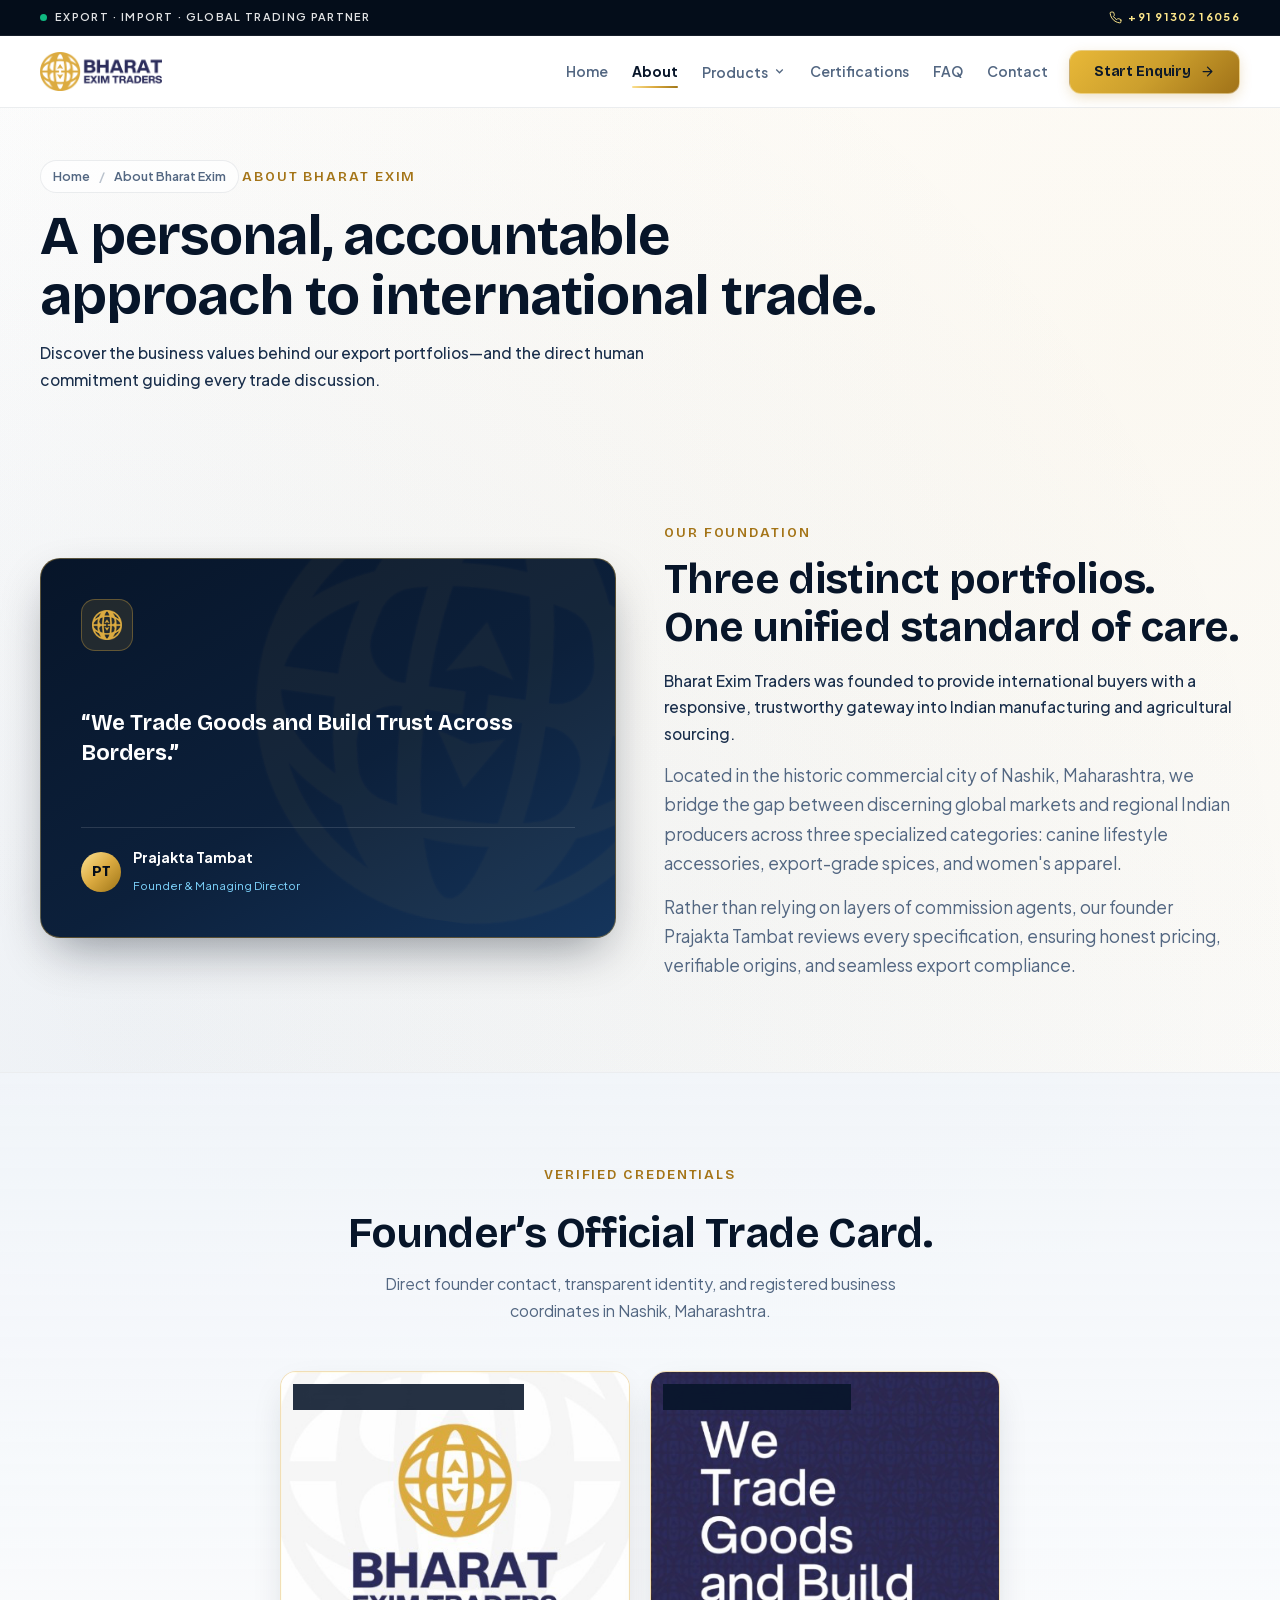
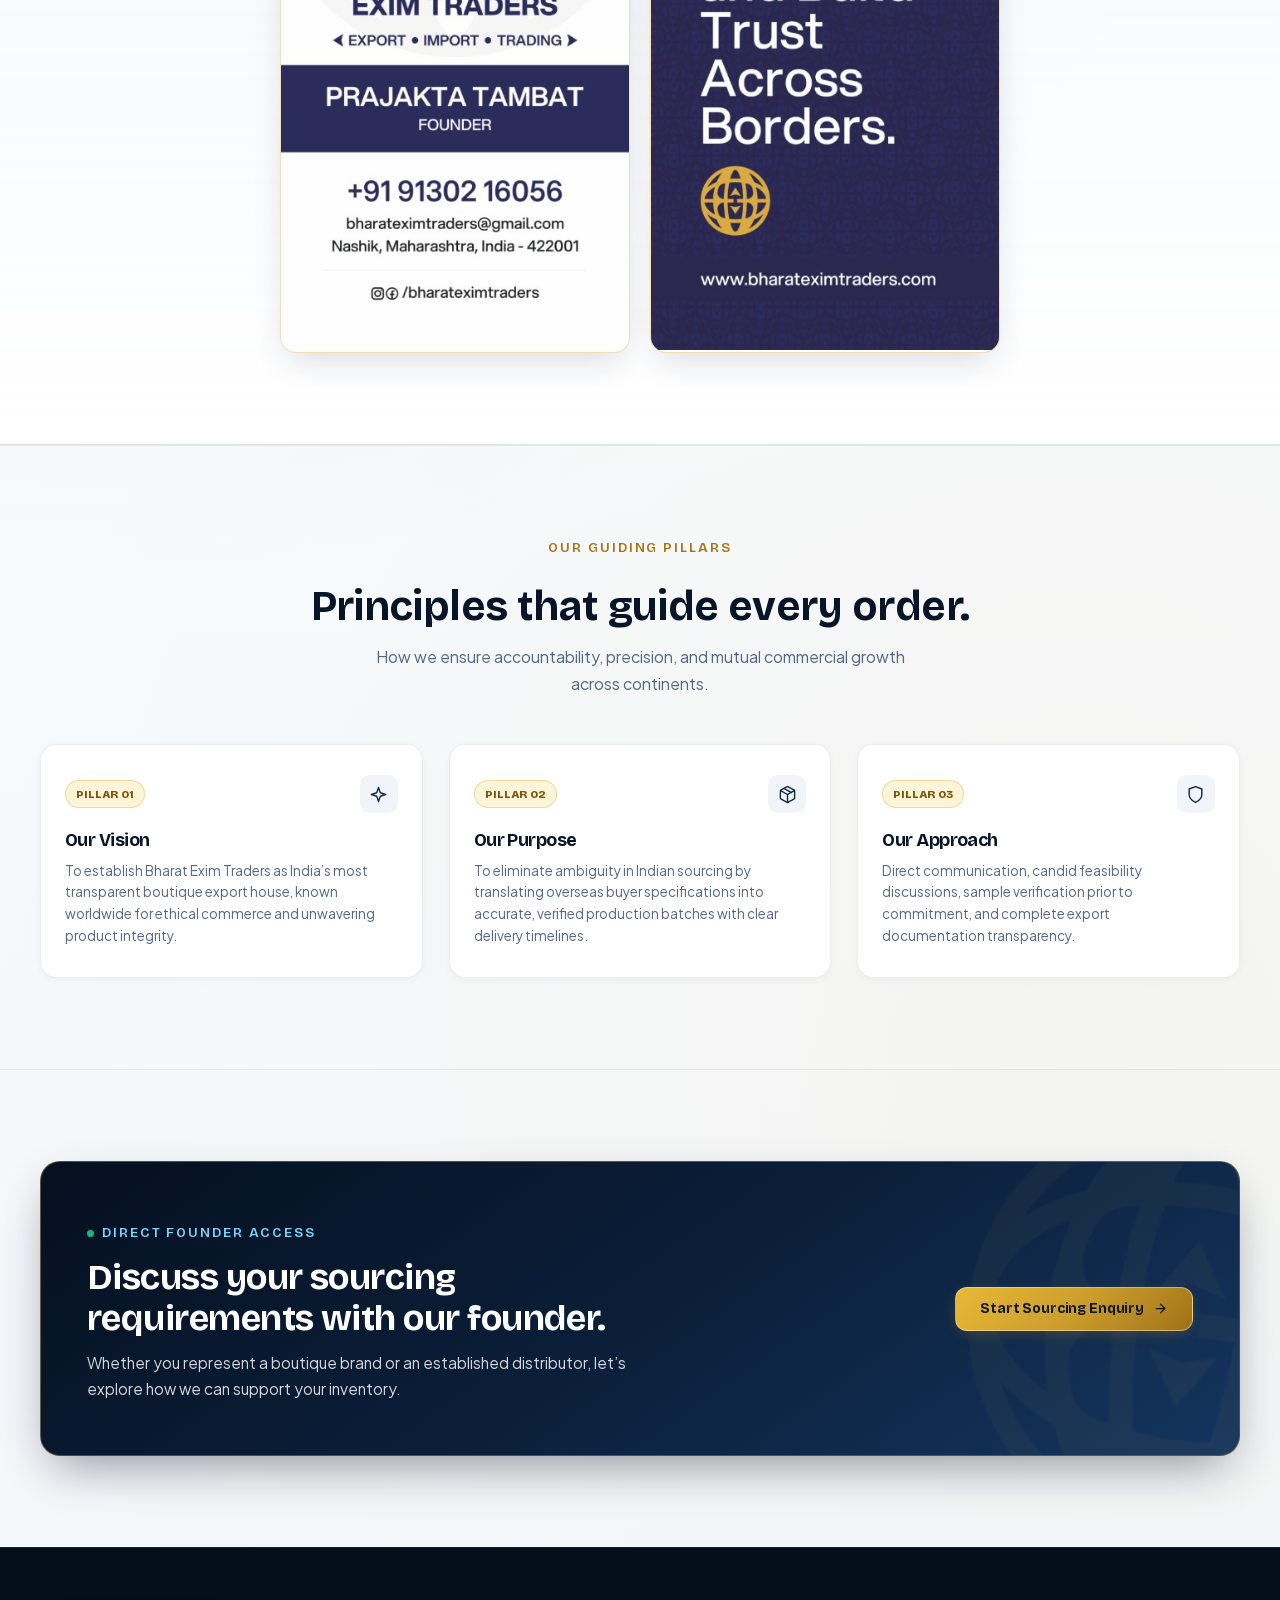
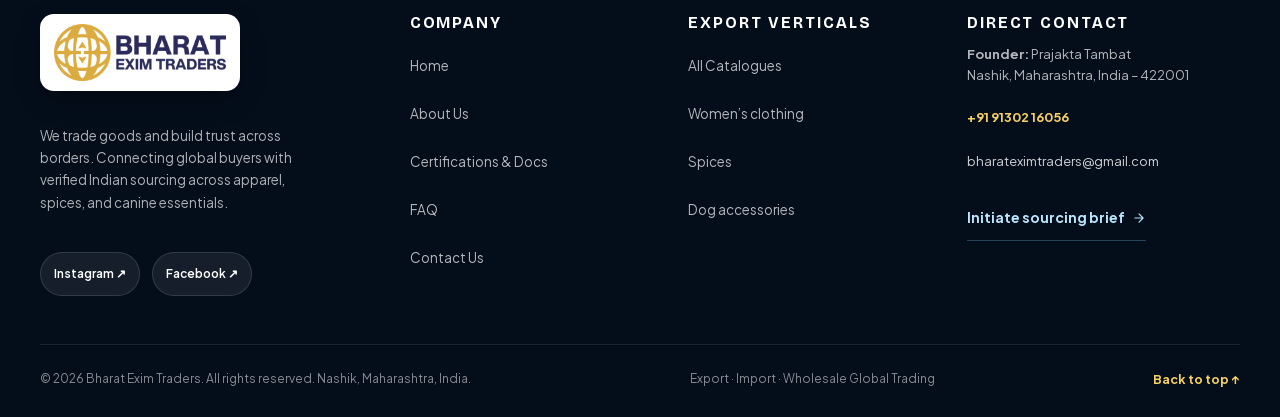
<file: bharat-exim-website 2/public_html/about.html>
<!doctype html>
<html lang="en">
<head>
  <meta charset="utf-8">
  <meta name="viewport" content="width=device-width, initial-scale=1">
  <title>About Us | Bharat Exim Traders</title>
  <meta name="description" content="Learn about Bharat Exim Traders in Nashik, Maharashtra. Founded by Prajakta Tambat to connect international buyers with verified Indian sourcing in apparel, spices, and pet goods.">
  <meta name="keywords" content="Bharat Exim Traders, Indian spices exporter, womens clothing export India, dog accessories supplier, Nashik exim, spices wholesale India, international trade partner">
  <meta name="author" content="Bharat Exim Traders">
  <meta name="robots" content="index, follow, max-snippet:-1, max-image-preview:large, max-video-preview:-1">
  <link rel="canonical" href="https://bharateximtraders.com/about.html">
  <meta name="theme-color" content="#071529">

  <!-- Open Graph / Facebook -->
  <meta property="og:type" content="website">
  <meta property="og:url" content="https://bharateximtraders.com/about.html">
  <meta property="og:title" content="About Us | Bharat Exim Traders">
  <meta property="og:description" content="Learn about Bharat Exim Traders in Nashik, Maharashtra. Founded by Prajakta Tambat to connect international buyers with verified Indian sourcing in apparel, spices, and pet goods.">
  <meta property="og:image" content="https://bharateximtraders.com/assets/hero.webp">
  <meta property="og:site_name" content="Bharat Exim Traders">
  <meta property="og:locale" content="en_US">

  <!-- Twitter -->
  <meta name="twitter:card" content="summary_large_image">
  <meta name="twitter:url" content="https://bharateximtraders.com/about.html">
  <meta name="twitter:title" content="About Us | Bharat Exim Traders">
  <meta name="twitter:description" content="Learn about Bharat Exim Traders in Nashik, Maharashtra. Founded by Prajakta Tambat to connect international buyers with verified Indian sourcing in apparel, spices, and pet goods.">
  <meta name="twitter:image" content="https://bharateximtraders.com/assets/hero.webp">

  <!-- Favicon & Fonts -->
  <link rel="icon" type="image/svg+xml" href="assets/favicon.svg">
  <link rel="preload" href="assets/fonts/bricolage-grotesque-latin.woff2" as="font" type="font/woff2" crossorigin>
  <link rel="preload" href="assets/fonts/plus-jakarta-sans-latin.woff2" as="font" type="font/woff2" crossorigin>
  <link rel="stylesheet" href="fonts.css">
  <link rel="stylesheet" href="style.css">
  <link rel="stylesheet" href="enhance.css">

  <!-- Structured Data (JSON-LD) -->
  <script type="application/ld+json">
  {"@context": "https://schema.org", "@type": "Organization", "name": "Bharat Exim Traders", "alternateName": "Bharat Exim", "url": "https://bharateximtraders.com", "logo": "https://bharateximtraders.com/assets/favicon.svg", "description": "Leading Indian export-import trading company based in Nashik, Maharashtra. Exporter of Indian spices, women's ethnic and contemporary apparel, and durable dog accessories.", "founder": {"@type": "Person", "name": "Prajakta Tambat", "jobTitle": "Founder"}, "address": {"@type": "PostalAddress", "addressLocality": "Nashik", "addressRegion": "Maharashtra", "postalCode": "422001", "addressCountry": "IN"}, "contactPoint": {"@type": "ContactPoint", "telephone": "+91-9130216056", "contactType": "sales", "email": "bharateximtraders@gmail.com", "availableLanguage": ["English", "Hindi", "Marathi"]}, "sameAs": ["https://www.instagram.com/bharateximtraders/", "https://www.facebook.com/bharateximtraders/"]}
  </script>
</head>
<body id="top">
  <a class="skip-link" href="#main">Skip to main content</a>
<div id="scroll-progress" aria-hidden="true"></div>
<div class="topline">
  <div class="container">
    <div class="topline-badge"><span class="pulse-dot"></span> EXPORT · IMPORT · GLOBAL TRADING PARTNER</div>
    <div class="topline-contact">
      <a href="tel:+919130216056"><svg viewBox="0 0 24 24" fill="none" stroke="currentColor" stroke-width="1.8" stroke-linecap="round" stroke-linejoin="round" aria-hidden="true"><path d="M22 16.92v3a2 2 0 0 1-2.18 2 19.79 19.79 0 0 1-8.63-3.07 19.5 19.5 0 0 1-6-6 19.79 19.79 0 0 1-3.07-8.67A2 2 0 0 1 4.11 2h3a2 2 0 0 1 2 1.72 12.84 12.84 0 0 0 .7 2.81 2 2 0 0 1-.45 2.11L8.09 9.91a16 16 0 0 0 6 6l1.27-1.27a2 2 0 0 1 2.11-.45 12.84 12.84 0 0 0 2.81.7A2 2 0 0 1 22 16.92z"/></svg> +91 91302 16056</a>
    </div>
  </div>
</div>
<header>
  <div class="container header-inner">
    <a class="brand" href="index.html" aria-label="Bharat Exim Traders — Home">
      <img src="assets/logo.png" alt="Bharat Exim Traders" class="brand-logo-img" width="180" height="59">
    </a>
    <nav id="main-nav" aria-label="Primary navigation">
      <div class="mobile-nav-top">
        <img src="assets/logo.png" alt="Bharat Exim Traders" class="mobile-logo-img">
        <button class="menu-close-btn" aria-label="Close navigation menu">
          <svg viewBox="0 0 24 24" fill="none" stroke="currentColor" stroke-width="2" stroke-linecap="round" stroke-linejoin="round" aria-hidden="true"><line x1="18" y1="6" x2="6" y2="18"/><line x1="6" y1="6" x2="18" y2="18"/></svg>
        </button>
      </div>
      <div class="mobile-nav-links">
        <a href="index.html">Home</a><a href="about.html" aria-current="page">About</a><div class="nav-group"><button class="sub-toggle" data-current="false" aria-expanded="false" aria-controls="product-menu"><span>Products</span><svg class="chevron" viewBox="0 0 20 20" fill="none" stroke="currentColor" stroke-width="2" aria-hidden="true"><path d="m5 7 5 5 5-5"/></svg></button><div id="product-menu" hidden><a href="products.html">All Products <svg viewBox="0 0 24 24" fill="none" stroke="currentColor" stroke-width="2" stroke-linecap="round" stroke-linejoin="round" aria-hidden="true"><path d="M5 12h14M12 5l7 7-7 7"/></svg></a><a href="clothing.html">Women’s clothing <svg viewBox="0 0 24 24" fill="none" stroke="currentColor" stroke-width="2" stroke-linecap="round" stroke-linejoin="round" aria-hidden="true"><path d="M5 12h14M12 5l7 7-7 7"/></svg></a><a href="spices.html">Spices <svg viewBox="0 0 24 24" fill="none" stroke="currentColor" stroke-width="2" stroke-linecap="round" stroke-linejoin="round" aria-hidden="true"><path d="M5 12h14M12 5l7 7-7 7"/></svg></a><a href="dog-accessories.html">Dog accessories <svg viewBox="0 0 24 24" fill="none" stroke="currentColor" stroke-width="2" stroke-linecap="round" stroke-linejoin="round" aria-hidden="true"><path d="M5 12h14M12 5l7 7-7 7"/></svg></a></div></div><a href="certifications.html">Certifications</a><a href="faq.html">FAQ</a><a href="contact.html">Contact</a>
      </div>
      <div class="nav-cta">
        <a class="btn btn-gold" href="contact.html"><span>Start Enquiry</span><i><svg viewBox="0 0 24 24" fill="none" stroke="currentColor" stroke-width="2" stroke-linecap="round" stroke-linejoin="round" aria-hidden="true"><path d="M5 12h14M12 5l7 7-7 7"/></svg></i></a>
      </div>
      <div class="mobile-nav-footer">
        <a class="mobile-contact-pill" href="tel:+919130216056"><svg viewBox="0 0 24 24" fill="none" stroke="currentColor" stroke-width="1.8" stroke-linecap="round" stroke-linejoin="round" aria-hidden="true"><path d="M22 16.92v3a2 2 0 0 1-2.18 2 19.79 19.79 0 0 1-8.63-3.07 19.5 19.5 0 0 1-6-6 19.79 19.79 0 0 1-3.07-8.67A2 2 0 0 1 4.11 2h3a2 2 0 0 1 2 1.72 12.84 12.84 0 0 0 .7 2.81 2 2 0 0 1-.45 2.11L8.09 9.91a16 16 0 0 0 6 6l1.27-1.27a2 2 0 0 1 2.11-.45 12.84 12.84 0 0 0 2.81.7A2 2 0 0 1 22 16.92z"/></svg> +91 91302 16056</a>
        <a class="mobile-contact-pill" href="mailto:bharateximtraders@gmail.com"><svg viewBox="0 0 24 24" fill="none" stroke="currentColor" stroke-width="1.8" stroke-linecap="round" stroke-linejoin="round" aria-hidden="true"><rect width="20" height="16" x="2" y="4" rx="2"/><path d="m22 7-8.97 5.7a1.94 1.94 0 0 1-2.06 0L2 7"/></svg> bharateximtraders@gmail.com</a>
      </div>
    </nav>
    <button class="menu-toggle" aria-label="Open navigation menu" aria-expanded="false" aria-controls="main-nav">
      <svg viewBox="0 0 24 24" fill="none" stroke="currentColor" stroke-width="2" stroke-linecap="round" stroke-linejoin="round" aria-hidden="true"><line x1="4" x2="20" y1="12" y2="12"/><line x1="4" x2="20" y1="6" y2="6"/><line x1="4" x2="20" y1="18" y2="18"/></svg>
    </button>
  </div>
</header>
  <main id="main" tabindex="-1">
    <section class="page-hero reveal">
  <div class="container">
    <div class="breadcrumbs">
      <a href="index.html">Home</a>
      <span class="sep">/</span>
      <span>About Bharat Exim</span>
    </div>
    <div class="eyebrow"><span>About Bharat Exim</span></div>
    <h1>A personal, accountable approach to international trade.</h1>
    <p class="lead">Discover the business values behind our export portfolios—and the direct human commitment guiding every trade discussion.</p>
  </div>
</section>

<section class="section">
  <div class="container">
    <div class="grid-2 reveal">
      <div class="brand-story-card card-mirrored-dark">
        <div class="story-globe-wrap"><img src="assets/logo-emblem.png" width="30" height="30" alt="Bharat Exim Traders emblem"></div>
        <p class="brand-story-quote">“We Trade Goods and Build Trust Across Borders.”</p>
        <div class="founder-badge">
          <div class="founder-avatar">PT</div>
          <div class="founder-info">
            <strong>Prajakta Tambat</strong>
            <small>Founder & Managing Director</small>
          </div>
        </div>
      </div>
      <div>
        <div class="eyebrow"><span>OUR FOUNDATION</span></div>
        <h2>Three distinct portfolios.<br>One unified standard of care.</h2>
        <p class="lead" style="margin-top: 16px;">Bharat Exim Traders was founded to provide international buyers with a responsive, trustworthy gateway into Indian manufacturing and agricultural sourcing.</p>
        <p style="margin-top: 14px;">Located in the historic commercial city of Nashik, Maharashtra, we bridge the gap between discerning global markets and regional Indian producers across three specialized categories: canine lifestyle accessories, export-grade spices, and women's apparel.</p>
        <p style="margin-top: 14px;">Rather than relying on layers of commission agents, our founder Prajakta Tambat reviews every specification, ensuring honest pricing, verifiable origins, and seamless export compliance.</p>
      </div>
    </div>
  </div>
</section>

<section class="section soft">
  <div class="container">
    <div class="section-heading centered reveal">
      <div class="eyebrow"><span>VERIFIED CREDENTIALS</span></div>
      <h2>Founder’s Official Trade Card.</h2>
      <p>Direct founder contact, transparent identity, and registered business coordinates in Nashik, Maharashtra.</p>
    </div>
    <div class="business-card-showcase reveal">
      <div class="card-duo-grid">
        <div class="business-card-frame">
          <span class="card-tag-pill">Front — Founder Credentials</span>
          <img src="assets/card-front.png" alt="Prajakta Tambat Founder Business Card — Bharat Exim Traders" loading="lazy">
        </div>
        <div class="business-card-frame">
          <span class="card-tag-pill">Back — Company Motto</span>
          <img src="assets/card-back.png" alt="We Trade Goods and Build Trust Across Borders — Bharat Exim Traders" loading="lazy">
        </div>
      </div>
    </div>
  </div>
</section>

<section class="section">
  <div class="container">
    <div class="section-heading centered reveal">
      <div class="eyebrow"><span>OUR GUIDING PILLARS</span></div>
      <h2>Principles that guide every order.</h2>
      <p>How we ensure accountability, precision, and mutual commercial growth across continents.</p>
    </div>
    <div class="grid-3 reveal">
      <div class="workflow-card">
        <div class="workflow-header">
          <span class="workflow-step-badge">PILLAR 01</span>
          <div class="workflow-icon-wrap"><svg viewBox="0 0 24 24" fill="none" stroke="currentColor" stroke-width="1.8" stroke-linecap="round" stroke-linejoin="round" aria-hidden="true"><path d="m12 3-1.912 5.813a2 2 0 0 1-1.275 1.275L3 12l5.813 1.912a2 2 0 0 1 1.275 1.275L12 21l1.912-5.813a2 2 0 0 1 1.275-1.275L21 12l-5.813-1.912a2 2 0 0 1-1.275-1.275L12 3Z"/></svg></div>
        </div>
        <h3>Our Vision</h3>
        <p>To establish Bharat Exim Traders as India’s most transparent boutique export house, known worldwide for ethical commerce and unwavering product integrity.</p>
      </div>
      <div class="workflow-card">
        <div class="workflow-header">
          <span class="workflow-step-badge">PILLAR 02</span>
          <div class="workflow-icon-wrap"><svg viewBox="0 0 24 24" fill="none" stroke="currentColor" stroke-width="1.8" stroke-linecap="round" stroke-linejoin="round" aria-hidden="true"><path d="m16.5 9.4-9-5.19M21 16V8a2 2 0 0 0-1-1.73l-7-4a2 2 0 0 0-2 0l-7 4A2 2 0 0 0 3 8v8a2 2 0 0 0 1 1.73l7 4a2 2 0 0 0 2 0l7-4A2 2 0 0 0 21 16z"/><polyline points="3.27 6.96 12 12.01 20.73 6.96"/><line x1="12" y1="22.08" x2="12" y2="12"/></svg></div>
        </div>
        <h3>Our Purpose</h3>
        <p>To eliminate ambiguity in Indian sourcing by translating overseas buyer specifications into accurate, verified production batches with clear delivery timelines.</p>
      </div>
      <div class="workflow-card">
        <div class="workflow-header">
          <span class="workflow-step-badge">PILLAR 03</span>
          <div class="workflow-icon-wrap"><svg viewBox="0 0 24 24" fill="none" stroke="currentColor" stroke-width="1.8" stroke-linecap="round" stroke-linejoin="round" aria-hidden="true"><path d="M12 22s8-4 8-10V5l-8-3-8 3v7c0 6 8 10 8 10z"/></svg></div>
        </div>
        <h3>Our Approach</h3>
        <p>Direct communication, candid feasibility discussions, sample verification prior to commitment, and complete export documentation transparency.</p>
      </div>
    </div>
  </div>
</section>
<section class="section">
  <div class="container">
    <div class="cta-banner card-mirrored-dark reveal">
      <div class="cta-banner-content">
        <div class="cta-copy">
          <div class="eyebrow dark"><span class="pulse-dot"></span><span>DIRECT FOUNDER ACCESS</span></div>
          <h2>Discuss your sourcing requirements with our founder.</h2>
          <p>Whether you represent a boutique brand or an established distributor, let’s explore how we can support your inventory.</p>
        </div>
        <div class="cta-actions">
          <a class="btn btn-gold" href="contact.html"><span>Start Sourcing Enquiry</span><i><svg viewBox="0 0 24 24" fill="none" stroke="currentColor" stroke-width="2" stroke-linecap="round" stroke-linejoin="round" aria-hidden="true"><path d="M5 12h14M12 5l7 7-7 7"/></svg></i></a>
        </div>
      </div>
    </div>
  </div>
</section>
  </main>
  <footer>
  <div class="container footer-grid">
    <div class="footer-col footer-brand-col">
      <a class="brand" href="index.html" aria-label="Bharat Exim Traders">
        <img src="assets/logo.png" alt="Bharat Exim Traders" class="brand-logo-img" width="180" height="59">
      </a>
      <p>We trade goods and build trust across borders. Connecting global buyers with verified Indian sourcing across apparel, spices, and canine essentials.</p>
      <div class="footer-social-links">
        <a class="social-pill" href="https://www.instagram.com/bharateximtraders/" target="_blank" rel="noopener noreferrer">Instagram ↗</a>
        <a class="social-pill" href="https://www.facebook.com/bharateximtraders/" target="_blank" rel="noopener noreferrer">Facebook ↗</a>
      </div>
    </div>
    <div class="footer-col">
      <h4>Company</h4>
      <ul class="footer-links">
        <li><a href="index.html">Home</a></li>
        <li><a href="about.html">About Us</a></li>
        <li><a href="certifications.html">Certifications & Docs</a></li>
        <li><a href="faq.html">FAQ</a></li>
        <li><a href="contact.html">Contact Us</a></li>
      </ul>
    </div>
    <div class="footer-col">
      <h4>Export Verticals</h4>
      <ul class="footer-links">
        <li><a href="products.html">All Catalogues</a></li>
        <li><a href="clothing.html">Women’s clothing</a></li><li><a href="spices.html">Spices</a></li><li><a href="dog-accessories.html">Dog accessories</a></li>
      </ul>
    </div>
    <div class="footer-col footer-contact-info">
      <h4>Direct Contact</h4>
      <p><strong>Founder:</strong> Prajakta Tambat<br>Nashik, Maharashtra, India – 422001</p>
      <p><a href="tel:+919130216056" style="color: var(--gold-300); font-weight: 700;">+91 91302 16056</a><br>
      <a href="mailto:bharateximtraders@gmail.com" style="color: rgba(255,255,255,0.8);">bharateximtraders@gmail.com</a></p>
      <div style="margin-top: 14px;">
        <a class="text-link dark" href="contact.html">Initiate sourcing brief <i><svg viewBox="0 0 24 24" fill="none" stroke="currentColor" stroke-width="2" stroke-linecap="round" stroke-linejoin="round" aria-hidden="true"><path d="M5 12h14M12 5l7 7-7 7"/></svg></i></a>
      </div>
    </div>
  </div>
  <div class="container footer-bottom">
    <span>© 2026 Bharat Exim Traders. All rights reserved. Nashik, Maharashtra, India.</span>
    <span>Export · Import · Wholesale Global Trading</span>
    <a class="back-to-top-btn" href="#top">Back to top ↑</a>
  </div>
</footer>
<a href="#top" id="floating-back-to-top" aria-label="Scroll back to top">
  <svg viewBox="0 0 24 24" fill="none" stroke="currentColor" stroke-width="2.5" stroke-linecap="round" stroke-linejoin="round" aria-hidden="true" style="width: 20px; height: 20px;"><path d="m18 15-6-6-6 6"/></svg>
</a>
  <script src="app.js"></script>
</body>
</html>
</file>
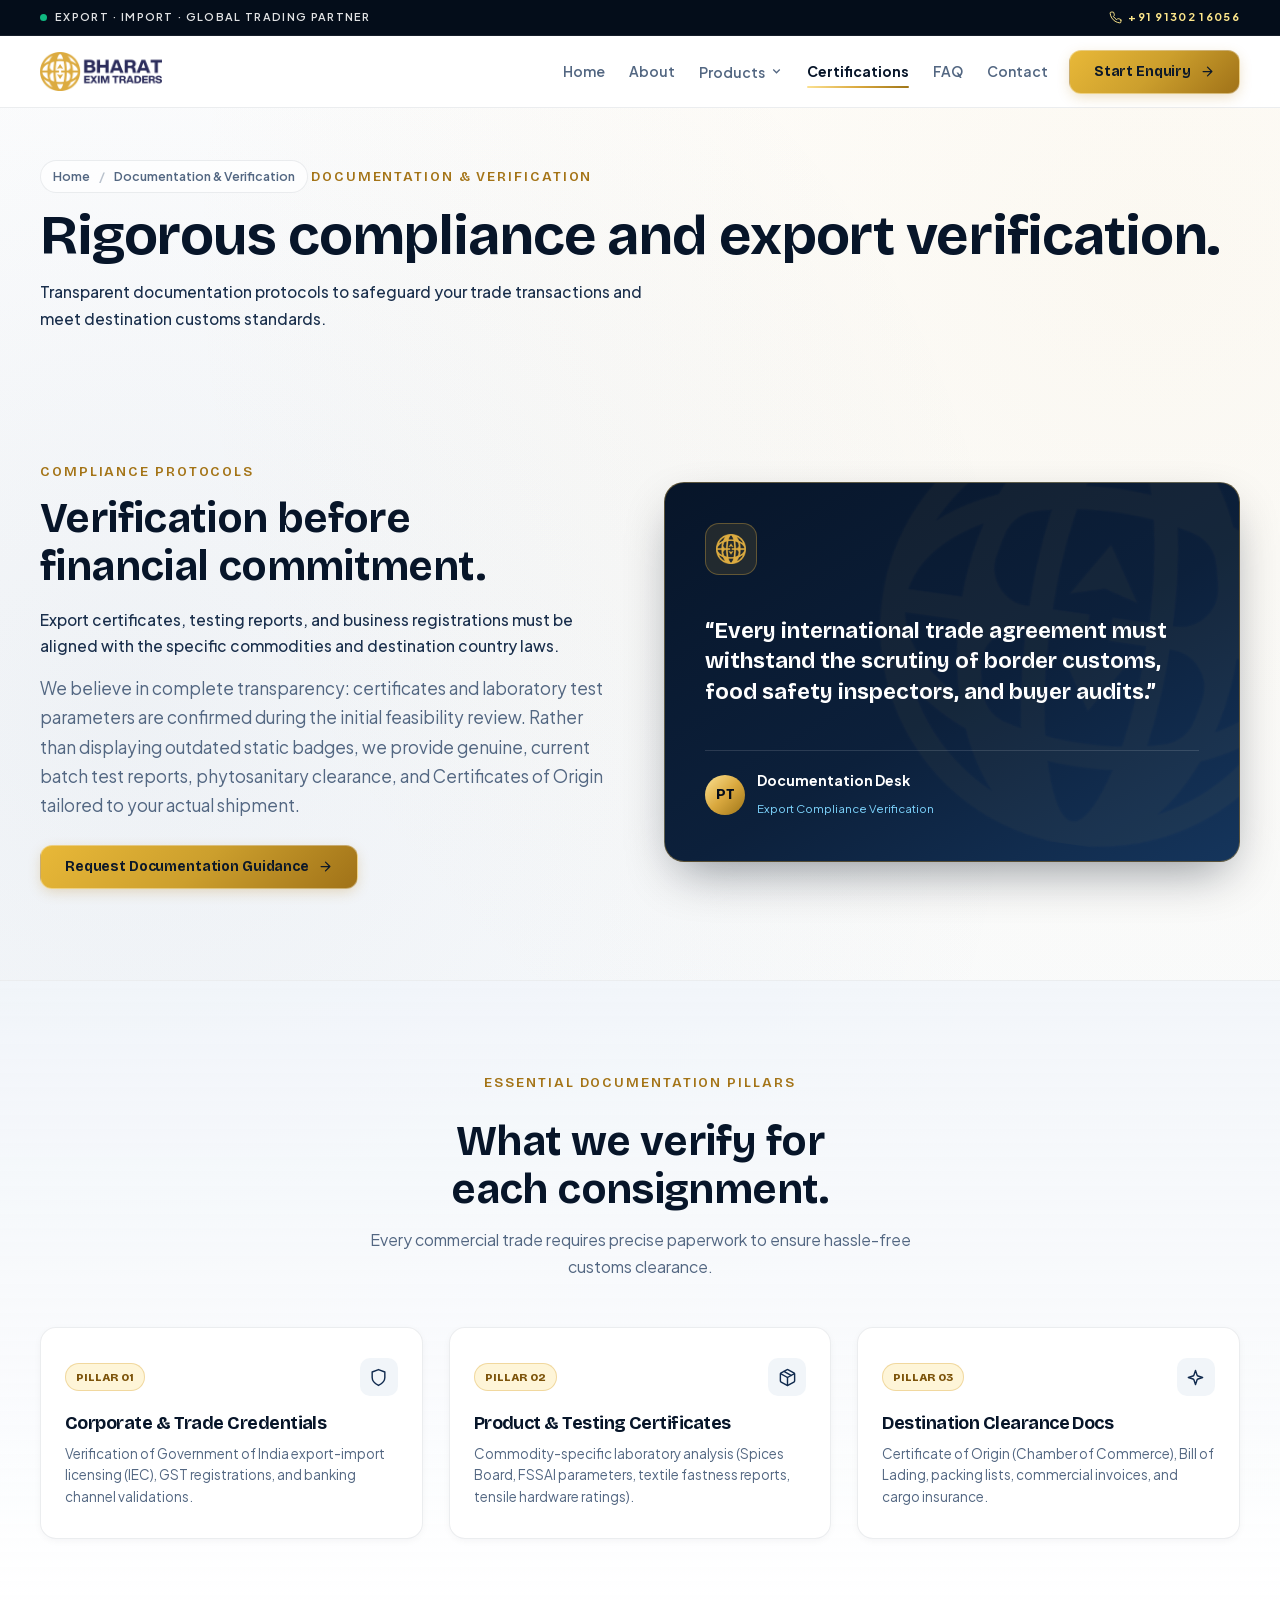
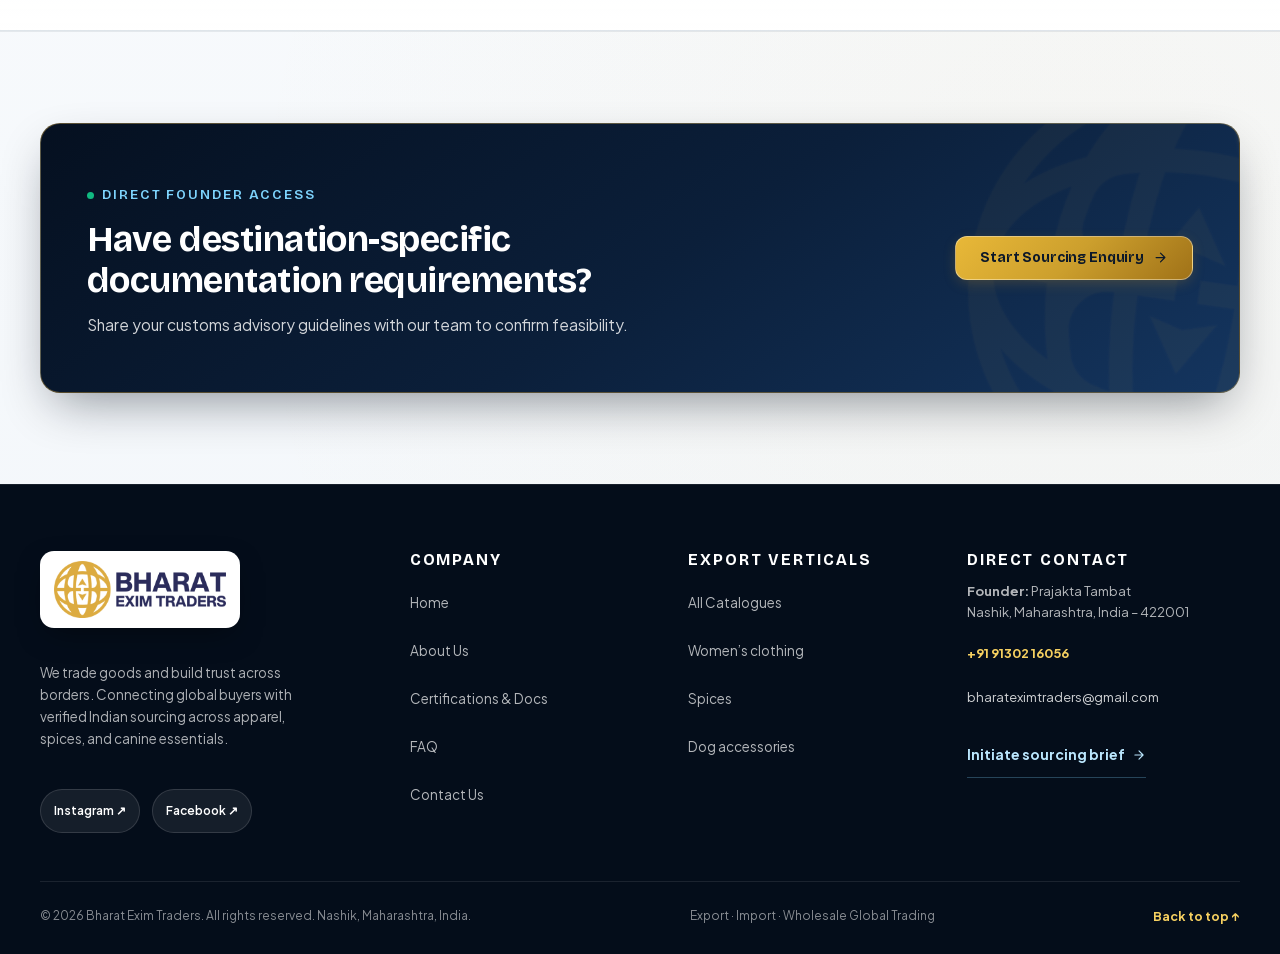
<file: bharat-exim-website 2/public_html/certifications.html>
<!doctype html>
<html lang="en">
<head>
  <meta charset="utf-8">
  <meta name="viewport" content="width=device-width, initial-scale=1">
  <title>Export Documentation &amp; Certifications | Bharat Exim Traders</title>
  <meta name="description" content="Understand export compliance, Certificates of Origin, testing reports, and customs documentation with Bharat Exim Traders.">
  <meta name="keywords" content="Bharat Exim Traders, Indian spices exporter, womens clothing export India, dog accessories supplier, Nashik exim, spices wholesale India, international trade partner">
  <meta name="author" content="Bharat Exim Traders">
  <meta name="robots" content="index, follow, max-snippet:-1, max-image-preview:large, max-video-preview:-1">
  <link rel="canonical" href="https://bharateximtraders.com/certifications.html">
  <meta name="theme-color" content="#071529">

  <!-- Open Graph / Facebook -->
  <meta property="og:type" content="website">
  <meta property="og:url" content="https://bharateximtraders.com/certifications.html">
  <meta property="og:title" content="Export Documentation &amp; Certifications | Bharat Exim Traders">
  <meta property="og:description" content="Understand export compliance, Certificates of Origin, testing reports, and customs documentation with Bharat Exim Traders.">
  <meta property="og:image" content="https://bharateximtraders.com/assets/hero.webp">
  <meta property="og:site_name" content="Bharat Exim Traders">
  <meta property="og:locale" content="en_US">

  <!-- Twitter -->
  <meta name="twitter:card" content="summary_large_image">
  <meta name="twitter:url" content="https://bharateximtraders.com/certifications.html">
  <meta name="twitter:title" content="Export Documentation &amp; Certifications | Bharat Exim Traders">
  <meta name="twitter:description" content="Understand export compliance, Certificates of Origin, testing reports, and customs documentation with Bharat Exim Traders.">
  <meta name="twitter:image" content="https://bharateximtraders.com/assets/hero.webp">

  <!-- Favicon & Fonts -->
  <link rel="icon" type="image/svg+xml" href="assets/favicon.svg">
  <link rel="preload" href="assets/fonts/bricolage-grotesque-latin.woff2" as="font" type="font/woff2" crossorigin>
  <link rel="preload" href="assets/fonts/plus-jakarta-sans-latin.woff2" as="font" type="font/woff2" crossorigin>
  <link rel="stylesheet" href="fonts.css">
  <link rel="stylesheet" href="style.css">
  <link rel="stylesheet" href="enhance.css">

  <!-- Structured Data (JSON-LD) -->
  <script type="application/ld+json">
  {"@context": "https://schema.org", "@type": "Organization", "name": "Bharat Exim Traders", "alternateName": "Bharat Exim", "url": "https://bharateximtraders.com", "logo": "https://bharateximtraders.com/assets/favicon.svg", "description": "Leading Indian export-import trading company based in Nashik, Maharashtra. Exporter of Indian spices, women's ethnic and contemporary apparel, and durable dog accessories.", "founder": {"@type": "Person", "name": "Prajakta Tambat", "jobTitle": "Founder"}, "address": {"@type": "PostalAddress", "addressLocality": "Nashik", "addressRegion": "Maharashtra", "postalCode": "422001", "addressCountry": "IN"}, "contactPoint": {"@type": "ContactPoint", "telephone": "+91-9130216056", "contactType": "sales", "email": "bharateximtraders@gmail.com", "availableLanguage": ["English", "Hindi", "Marathi"]}, "sameAs": ["https://www.instagram.com/bharateximtraders/", "https://www.facebook.com/bharateximtraders/"]}
  </script>
</head>
<body id="top">
  <a class="skip-link" href="#main">Skip to main content</a>
<div id="scroll-progress" aria-hidden="true"></div>
<div class="topline">
  <div class="container">
    <div class="topline-badge"><span class="pulse-dot"></span> EXPORT · IMPORT · GLOBAL TRADING PARTNER</div>
    <div class="topline-contact">
      <a href="tel:+919130216056"><svg viewBox="0 0 24 24" fill="none" stroke="currentColor" stroke-width="1.8" stroke-linecap="round" stroke-linejoin="round" aria-hidden="true"><path d="M22 16.92v3a2 2 0 0 1-2.18 2 19.79 19.79 0 0 1-8.63-3.07 19.5 19.5 0 0 1-6-6 19.79 19.79 0 0 1-3.07-8.67A2 2 0 0 1 4.11 2h3a2 2 0 0 1 2 1.72 12.84 12.84 0 0 0 .7 2.81 2 2 0 0 1-.45 2.11L8.09 9.91a16 16 0 0 0 6 6l1.27-1.27a2 2 0 0 1 2.11-.45 12.84 12.84 0 0 0 2.81.7A2 2 0 0 1 22 16.92z"/></svg> +91 91302 16056</a>
    </div>
  </div>
</div>
<header>
  <div class="container header-inner">
    <a class="brand" href="index.html" aria-label="Bharat Exim Traders — Home">
      <img src="assets/logo.png" alt="Bharat Exim Traders" class="brand-logo-img" width="180" height="59">
    </a>
    <nav id="main-nav" aria-label="Primary navigation">
      <div class="mobile-nav-top">
        <img src="assets/logo.png" alt="Bharat Exim Traders" class="mobile-logo-img">
        <button class="menu-close-btn" aria-label="Close navigation menu">
          <svg viewBox="0 0 24 24" fill="none" stroke="currentColor" stroke-width="2" stroke-linecap="round" stroke-linejoin="round" aria-hidden="true"><line x1="18" y1="6" x2="6" y2="18"/><line x1="6" y1="6" x2="18" y2="18"/></svg>
        </button>
      </div>
      <div class="mobile-nav-links">
        <a href="index.html">Home</a><a href="about.html">About</a><div class="nav-group"><button class="sub-toggle" data-current="false" aria-expanded="false" aria-controls="product-menu"><span>Products</span><svg class="chevron" viewBox="0 0 20 20" fill="none" stroke="currentColor" stroke-width="2" aria-hidden="true"><path d="m5 7 5 5 5-5"/></svg></button><div id="product-menu" hidden><a href="products.html">All Products <svg viewBox="0 0 24 24" fill="none" stroke="currentColor" stroke-width="2" stroke-linecap="round" stroke-linejoin="round" aria-hidden="true"><path d="M5 12h14M12 5l7 7-7 7"/></svg></a><a href="clothing.html">Women’s clothing <svg viewBox="0 0 24 24" fill="none" stroke="currentColor" stroke-width="2" stroke-linecap="round" stroke-linejoin="round" aria-hidden="true"><path d="M5 12h14M12 5l7 7-7 7"/></svg></a><a href="spices.html">Spices <svg viewBox="0 0 24 24" fill="none" stroke="currentColor" stroke-width="2" stroke-linecap="round" stroke-linejoin="round" aria-hidden="true"><path d="M5 12h14M12 5l7 7-7 7"/></svg></a><a href="dog-accessories.html">Dog accessories <svg viewBox="0 0 24 24" fill="none" stroke="currentColor" stroke-width="2" stroke-linecap="round" stroke-linejoin="round" aria-hidden="true"><path d="M5 12h14M12 5l7 7-7 7"/></svg></a></div></div><a href="certifications.html" aria-current="page">Certifications</a><a href="faq.html">FAQ</a><a href="contact.html">Contact</a>
      </div>
      <div class="nav-cta">
        <a class="btn btn-gold" href="contact.html"><span>Start Enquiry</span><i><svg viewBox="0 0 24 24" fill="none" stroke="currentColor" stroke-width="2" stroke-linecap="round" stroke-linejoin="round" aria-hidden="true"><path d="M5 12h14M12 5l7 7-7 7"/></svg></i></a>
      </div>
      <div class="mobile-nav-footer">
        <a class="mobile-contact-pill" href="tel:+919130216056"><svg viewBox="0 0 24 24" fill="none" stroke="currentColor" stroke-width="1.8" stroke-linecap="round" stroke-linejoin="round" aria-hidden="true"><path d="M22 16.92v3a2 2 0 0 1-2.18 2 19.79 19.79 0 0 1-8.63-3.07 19.5 19.5 0 0 1-6-6 19.79 19.79 0 0 1-3.07-8.67A2 2 0 0 1 4.11 2h3a2 2 0 0 1 2 1.72 12.84 12.84 0 0 0 .7 2.81 2 2 0 0 1-.45 2.11L8.09 9.91a16 16 0 0 0 6 6l1.27-1.27a2 2 0 0 1 2.11-.45 12.84 12.84 0 0 0 2.81.7A2 2 0 0 1 22 16.92z"/></svg> +91 91302 16056</a>
        <a class="mobile-contact-pill" href="mailto:bharateximtraders@gmail.com"><svg viewBox="0 0 24 24" fill="none" stroke="currentColor" stroke-width="1.8" stroke-linecap="round" stroke-linejoin="round" aria-hidden="true"><rect width="20" height="16" x="2" y="4" rx="2"/><path d="m22 7-8.97 5.7a1.94 1.94 0 0 1-2.06 0L2 7"/></svg> bharateximtraders@gmail.com</a>
      </div>
    </nav>
    <button class="menu-toggle" aria-label="Open navigation menu" aria-expanded="false" aria-controls="main-nav">
      <svg viewBox="0 0 24 24" fill="none" stroke="currentColor" stroke-width="2" stroke-linecap="round" stroke-linejoin="round" aria-hidden="true"><line x1="4" x2="20" y1="12" y2="12"/><line x1="4" x2="20" y1="6" y2="6"/><line x1="4" x2="20" y1="18" y2="18"/></svg>
    </button>
  </div>
</header>
  <main id="main" tabindex="-1">
    <section class="page-hero reveal">
  <div class="container">
    <div class="breadcrumbs">
      <a href="index.html">Home</a>
      <span class="sep">/</span>
      <span>Documentation & Verification</span>
    </div>
    <div class="eyebrow"><span>Documentation & Verification</span></div>
    <h1>Rigorous compliance and export verification.</h1>
    <p class="lead">Transparent documentation protocols to safeguard your trade transactions and meet destination customs standards.</p>
  </div>
</section>

<section class="section">
  <div class="container">
    <div class="grid-2 reveal">
      <div>
        <div class="eyebrow"><span>COMPLIANCE PROTOCOLS</span></div>
        <h2>Verification before financial commitment.</h2>
        <p class="lead" style="margin-top: 16px;">Export certificates, testing reports, and business registrations must be aligned with the specific commodities and destination country laws.</p>
        <p style="margin-top: 14px;">We believe in complete transparency: certificates and laboratory test parameters are confirmed during the initial feasibility review. Rather than displaying outdated static badges, we provide genuine, current batch test reports, phytosanitary clearance, and Certificates of Origin tailored to your actual shipment.</p>
        <div style="margin-top: 24px;">
          <a class="btn btn-gold" href="contact.html?topic=documentation"><span>Request Documentation Guidance</span><i><svg viewBox="0 0 24 24" fill="none" stroke="currentColor" stroke-width="2" stroke-linecap="round" stroke-linejoin="round" aria-hidden="true"><path d="M5 12h14M12 5l7 7-7 7"/></svg></i></a>
        </div>
      </div>
      <div class="brand-story-card card-mirrored-dark">
        <div class="story-globe-wrap"><img src="assets/logo-emblem.png" width="30" height="30" alt="Bharat Exim Traders emblem"></div>
        <p class="brand-story-quote">“Every international trade agreement must withstand the scrutiny of border customs, food safety inspectors, and buyer audits.”</p>
        <div class="founder-badge">
          <div class="founder-avatar">PT</div>
          <div class="founder-info">
            <strong>Documentation Desk</strong>
            <small>Export Compliance Verification</small>
          </div>
        </div>
      </div>
    </div>
  </div>
</section>

<section class="section soft">
  <div class="container">
    <div class="section-heading centered reveal">
      <div class="eyebrow"><span>ESSENTIAL DOCUMENTATION PILLARS</span></div>
      <h2>What we verify for each consignment.</h2>
      <p>Every commercial trade requires precise paperwork to ensure hassle-free customs clearance.</p>
    </div>
    <div class="grid-3 reveal">
      <div class="workflow-card">
        <div class="workflow-header">
          <span class="workflow-step-badge">PILLAR 01</span>
          <div class="workflow-icon-wrap"><svg viewBox="0 0 24 24" fill="none" stroke="currentColor" stroke-width="1.8" stroke-linecap="round" stroke-linejoin="round" aria-hidden="true"><path d="M12 22s8-4 8-10V5l-8-3-8 3v7c0 6 8 10 8 10z"/></svg></div>
        </div>
        <h3>Corporate & Trade Credentials</h3>
        <p>Verification of Government of India export-import licensing (IEC), GST registrations, and banking channel validations.</p>
      </div>
      <div class="workflow-card">
        <div class="workflow-header">
          <span class="workflow-step-badge">PILLAR 02</span>
          <div class="workflow-icon-wrap"><svg viewBox="0 0 24 24" fill="none" stroke="currentColor" stroke-width="1.8" stroke-linecap="round" stroke-linejoin="round" aria-hidden="true"><path d="m16.5 9.4-9-5.19M21 16V8a2 2 0 0 0-1-1.73l-7-4a2 2 0 0 0-2 0l-7 4A2 2 0 0 0 3 8v8a2 2 0 0 0 1 1.73l7 4a2 2 0 0 0 2 0l7-4A2 2 0 0 0 21 16z"/><polyline points="3.27 6.96 12 12.01 20.73 6.96"/><line x1="12" y1="22.08" x2="12" y2="12"/></svg></div>
        </div>
        <h3>Product & Testing Certificates</h3>
        <p>Commodity-specific laboratory analysis (Spices Board, FSSAI parameters, textile fastness reports, tensile hardware ratings).</p>
      </div>
      <div class="workflow-card">
        <div class="workflow-header">
          <span class="workflow-step-badge">PILLAR 03</span>
          <div class="workflow-icon-wrap"><svg viewBox="0 0 24 24" fill="none" stroke="currentColor" stroke-width="1.8" stroke-linecap="round" stroke-linejoin="round" aria-hidden="true"><path d="m12 3-1.912 5.813a2 2 0 0 1-1.275 1.275L3 12l5.813 1.912a2 2 0 0 1 1.275 1.275L12 21l1.912-5.813a2 2 0 0 1 1.275-1.275L21 12l-5.813-1.912a2 2 0 0 1-1.275-1.275L12 3Z"/></svg></div>
        </div>
        <h3>Destination Clearance Docs</h3>
        <p>Certificate of Origin (Chamber of Commerce), Bill of Lading, packing lists, commercial invoices, and cargo insurance.</p>
      </div>
    </div>
  </div>
</section>
<section class="section">
  <div class="container">
    <div class="cta-banner card-mirrored-dark reveal">
      <div class="cta-banner-content">
        <div class="cta-copy">
          <div class="eyebrow dark"><span class="pulse-dot"></span><span>DIRECT FOUNDER ACCESS</span></div>
          <h2>Have destination-specific documentation requirements?</h2>
          <p>Share your customs advisory guidelines with our team to confirm feasibility.</p>
        </div>
        <div class="cta-actions">
          <a class="btn btn-gold" href="contact.html?topic=documentation"><span>Start Sourcing Enquiry</span><i><svg viewBox="0 0 24 24" fill="none" stroke="currentColor" stroke-width="2" stroke-linecap="round" stroke-linejoin="round" aria-hidden="true"><path d="M5 12h14M12 5l7 7-7 7"/></svg></i></a>
        </div>
      </div>
    </div>
  </div>
</section>
  </main>
  <footer>
  <div class="container footer-grid">
    <div class="footer-col footer-brand-col">
      <a class="brand" href="index.html" aria-label="Bharat Exim Traders">
        <img src="assets/logo.png" alt="Bharat Exim Traders" class="brand-logo-img" width="180" height="59">
      </a>
      <p>We trade goods and build trust across borders. Connecting global buyers with verified Indian sourcing across apparel, spices, and canine essentials.</p>
      <div class="footer-social-links">
        <a class="social-pill" href="https://www.instagram.com/bharateximtraders/" target="_blank" rel="noopener noreferrer">Instagram ↗</a>
        <a class="social-pill" href="https://www.facebook.com/bharateximtraders/" target="_blank" rel="noopener noreferrer">Facebook ↗</a>
      </div>
    </div>
    <div class="footer-col">
      <h4>Company</h4>
      <ul class="footer-links">
        <li><a href="index.html">Home</a></li>
        <li><a href="about.html">About Us</a></li>
        <li><a href="certifications.html">Certifications & Docs</a></li>
        <li><a href="faq.html">FAQ</a></li>
        <li><a href="contact.html">Contact Us</a></li>
      </ul>
    </div>
    <div class="footer-col">
      <h4>Export Verticals</h4>
      <ul class="footer-links">
        <li><a href="products.html">All Catalogues</a></li>
        <li><a href="clothing.html">Women’s clothing</a></li><li><a href="spices.html">Spices</a></li><li><a href="dog-accessories.html">Dog accessories</a></li>
      </ul>
    </div>
    <div class="footer-col footer-contact-info">
      <h4>Direct Contact</h4>
      <p><strong>Founder:</strong> Prajakta Tambat<br>Nashik, Maharashtra, India – 422001</p>
      <p><a href="tel:+919130216056" style="color: var(--gold-300); font-weight: 700;">+91 91302 16056</a><br>
      <a href="mailto:bharateximtraders@gmail.com" style="color: rgba(255,255,255,0.8);">bharateximtraders@gmail.com</a></p>
      <div style="margin-top: 14px;">
        <a class="text-link dark" href="contact.html">Initiate sourcing brief <i><svg viewBox="0 0 24 24" fill="none" stroke="currentColor" stroke-width="2" stroke-linecap="round" stroke-linejoin="round" aria-hidden="true"><path d="M5 12h14M12 5l7 7-7 7"/></svg></i></a>
      </div>
    </div>
  </div>
  <div class="container footer-bottom">
    <span>© 2026 Bharat Exim Traders. All rights reserved. Nashik, Maharashtra, India.</span>
    <span>Export · Import · Wholesale Global Trading</span>
    <a class="back-to-top-btn" href="#top">Back to top ↑</a>
  </div>
</footer>
<a href="#top" id="floating-back-to-top" aria-label="Scroll back to top">
  <svg viewBox="0 0 24 24" fill="none" stroke="currentColor" stroke-width="2.5" stroke-linecap="round" stroke-linejoin="round" aria-hidden="true" style="width: 20px; height: 20px;"><path d="m18 15-6-6-6 6"/></svg>
</a>
  <script src="app.js"></script>
</body>
</html>
</file>
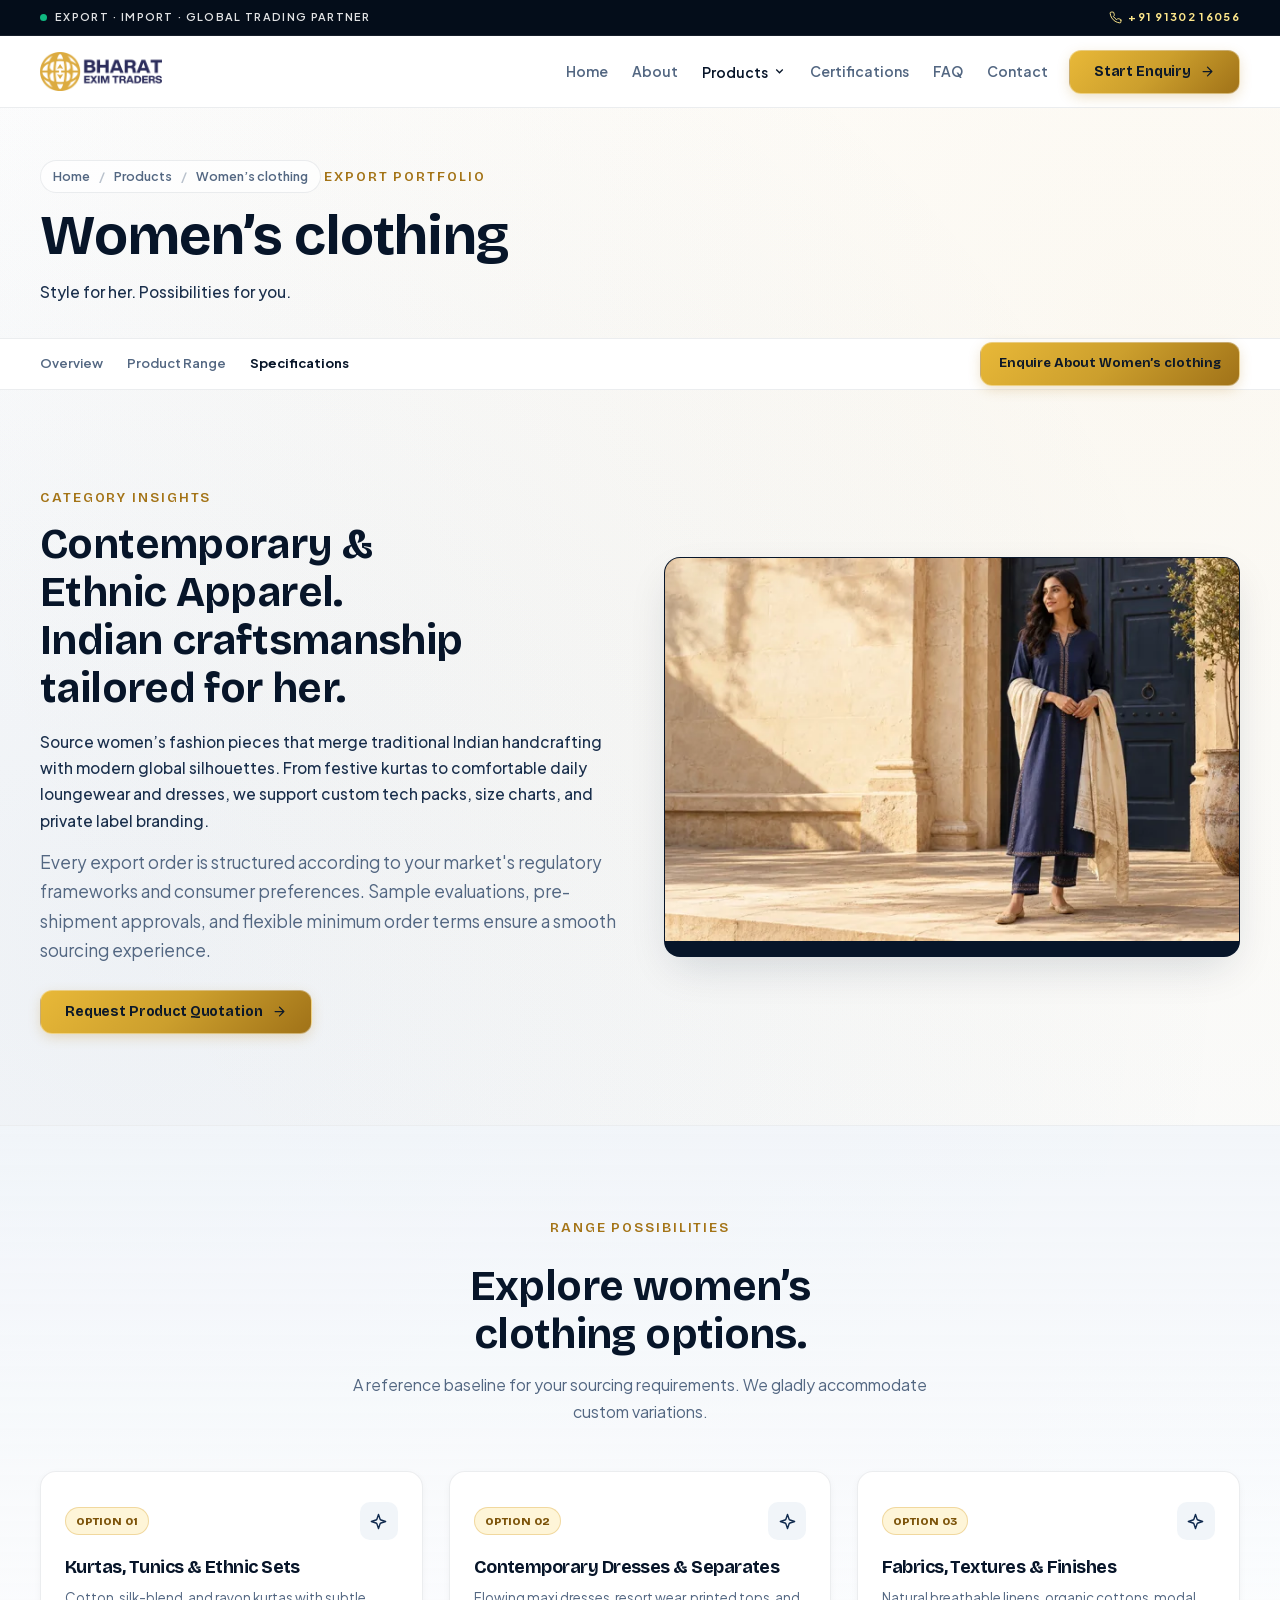
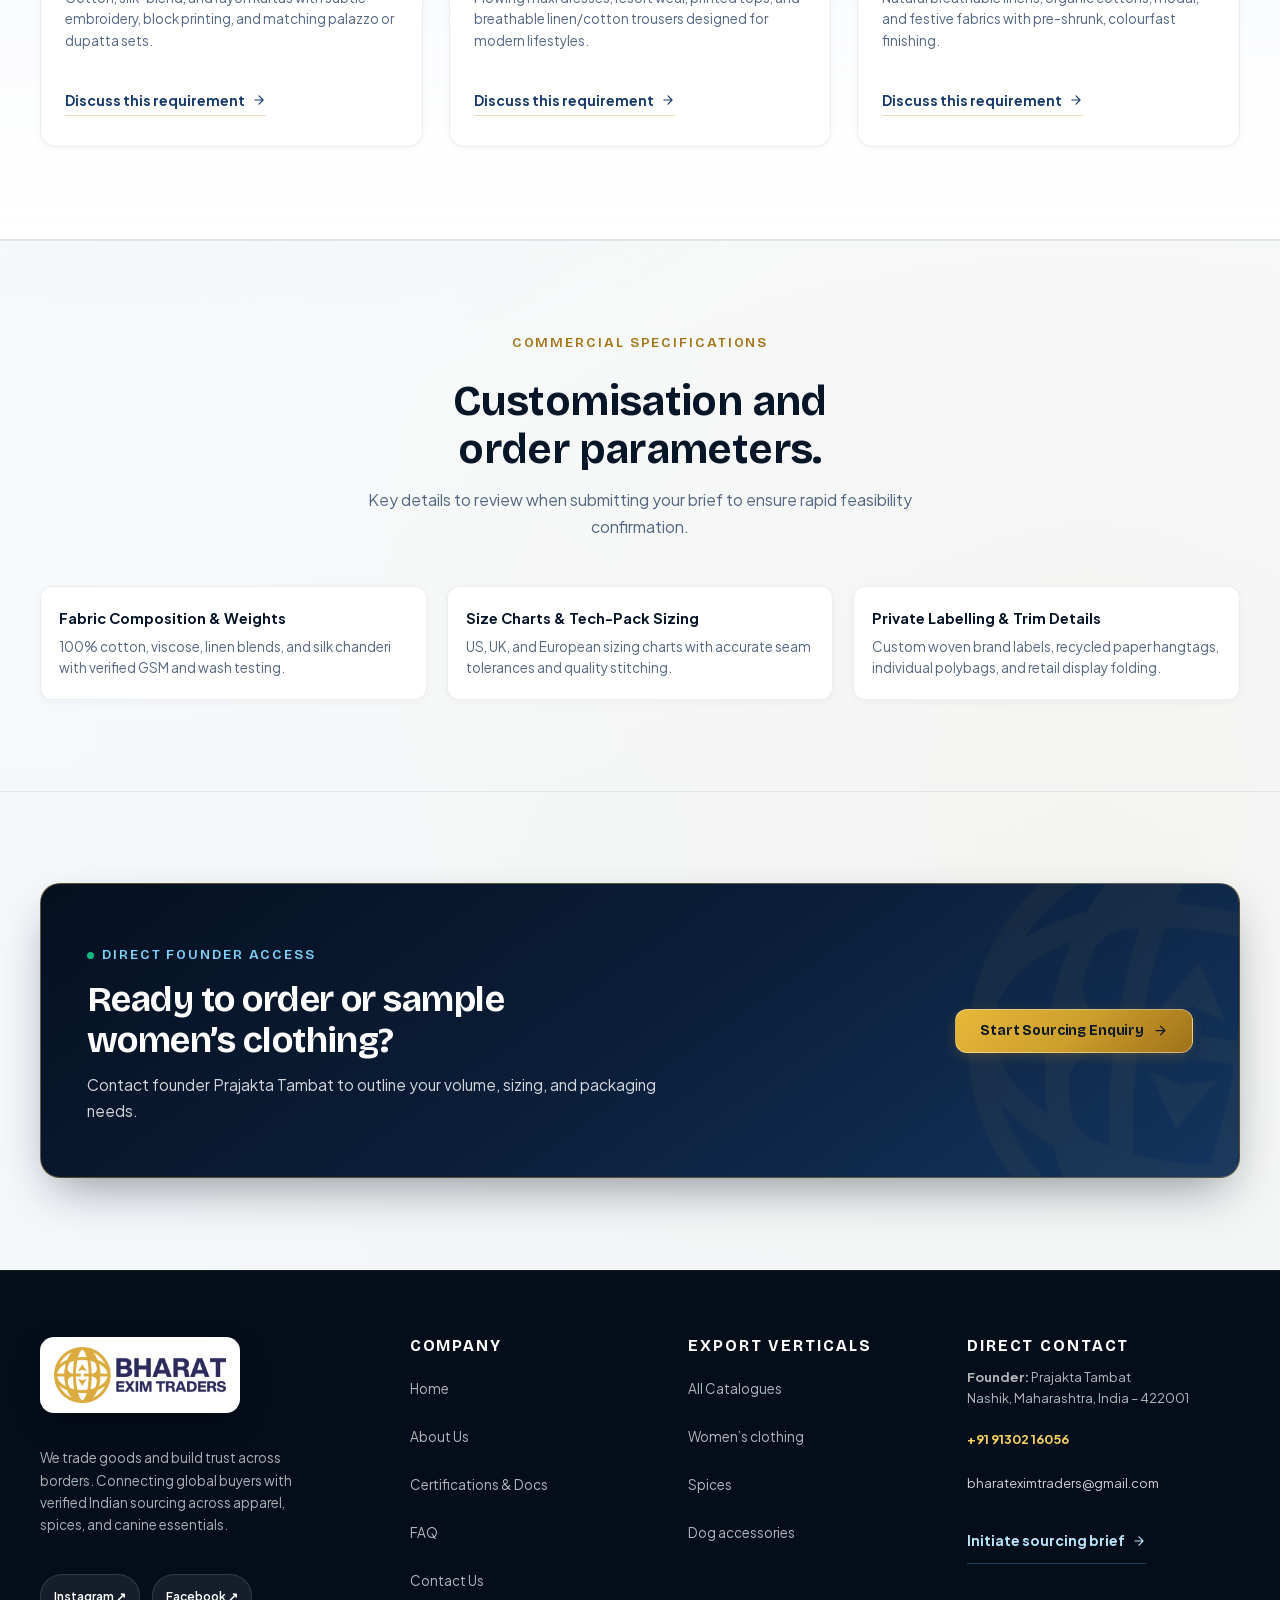
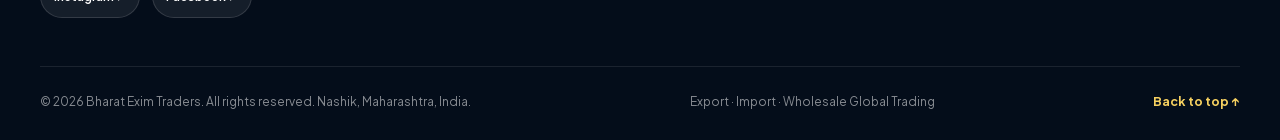
<file: bharat-exim-website 2/public_html/clothing.html>
<!doctype html>
<html lang="en">
<head>
  <meta charset="utf-8">
  <meta name="viewport" content="width=device-width, initial-scale=1">
  <title>Women’s clothing Export | Bharat Exim Traders</title>
  <meta name="description" content="Sourcing verified Indian women’s clothing for global buyers. Custom packaging, technical specifications, and export documentation handled with direct founder care.">
  <meta name="keywords" content="Bharat Exim Traders, Indian spices exporter, womens clothing export India, dog accessories supplier, Nashik exim, spices wholesale India, international trade partner">
  <meta name="author" content="Bharat Exim Traders">
  <meta name="robots" content="index, follow, max-snippet:-1, max-image-preview:large, max-video-preview:-1">
  <link rel="canonical" href="https://bharateximtraders.com/clothing.html">
  <meta name="theme-color" content="#071529">

  <!-- Open Graph / Facebook -->
  <meta property="og:type" content="website">
  <meta property="og:url" content="https://bharateximtraders.com/clothing.html">
  <meta property="og:title" content="Women’s clothing Export | Bharat Exim Traders">
  <meta property="og:description" content="Sourcing verified Indian women’s clothing for global buyers. Custom packaging, technical specifications, and export documentation handled with direct founder care.">
  <meta property="og:image" content="https://bharateximtraders.com/assets/hero.webp">
  <meta property="og:site_name" content="Bharat Exim Traders">
  <meta property="og:locale" content="en_US">

  <!-- Twitter -->
  <meta name="twitter:card" content="summary_large_image">
  <meta name="twitter:url" content="https://bharateximtraders.com/clothing.html">
  <meta name="twitter:title" content="Women’s clothing Export | Bharat Exim Traders">
  <meta name="twitter:description" content="Sourcing verified Indian women’s clothing for global buyers. Custom packaging, technical specifications, and export documentation handled with direct founder care.">
  <meta name="twitter:image" content="https://bharateximtraders.com/assets/hero.webp">

  <!-- Favicon & Fonts -->
  <link rel="icon" type="image/svg+xml" href="assets/favicon.svg">
  <link rel="preload" href="assets/fonts/bricolage-grotesque-latin.woff2" as="font" type="font/woff2" crossorigin>
  <link rel="preload" href="assets/fonts/plus-jakarta-sans-latin.woff2" as="font" type="font/woff2" crossorigin>
  <link rel="stylesheet" href="fonts.css">
  <link rel="stylesheet" href="style.css">
  <link rel="stylesheet" href="enhance.css">

  <!-- Structured Data (JSON-LD) -->
  <script type="application/ld+json">
  [{"@context": "https://schema.org", "@type": "Organization", "name": "Bharat Exim Traders", "alternateName": "Bharat Exim", "url": "https://bharateximtraders.com", "logo": "https://bharateximtraders.com/assets/favicon.svg", "description": "Leading Indian export-import trading company based in Nashik, Maharashtra. Exporter of Indian spices, women's ethnic and contemporary apparel, and durable dog accessories.", "founder": {"@type": "Person", "name": "Prajakta Tambat", "jobTitle": "Founder"}, "address": {"@type": "PostalAddress", "addressLocality": "Nashik", "addressRegion": "Maharashtra", "postalCode": "422001", "addressCountry": "IN"}, "contactPoint": {"@type": "ContactPoint", "telephone": "+91-9130216056", "contactType": "sales", "email": "bharateximtraders@gmail.com", "availableLanguage": ["English", "Hindi", "Marathi"]}, "sameAs": ["https://www.instagram.com/bharateximtraders/", "https://www.facebook.com/bharateximtraders/"]}, {"@context": "https://schema.org", "@type": "Product", "name": "Indian Women’s clothing — Bharat Exim Traders", "image": "https://bharateximtraders.com/assets/women.webp", "description": "Ethical Indian apparel, kurtas, and contemporary garments curated for international fashion buyers.", "brand": {"@type": "Brand", "name": "Bharat Exim Traders"}, "offers": {"@type": "AggregateOffer", "priceCurrency": "USD", "availability": "https://schema.org/InStock"}}]
  </script>
</head>
<body id="top">
  <a class="skip-link" href="#main">Skip to main content</a>
<div id="scroll-progress" aria-hidden="true"></div>
<div class="topline">
  <div class="container">
    <div class="topline-badge"><span class="pulse-dot"></span> EXPORT · IMPORT · GLOBAL TRADING PARTNER</div>
    <div class="topline-contact">
      <a href="tel:+919130216056"><svg viewBox="0 0 24 24" fill="none" stroke="currentColor" stroke-width="1.8" stroke-linecap="round" stroke-linejoin="round" aria-hidden="true"><path d="M22 16.92v3a2 2 0 0 1-2.18 2 19.79 19.79 0 0 1-8.63-3.07 19.5 19.5 0 0 1-6-6 19.79 19.79 0 0 1-3.07-8.67A2 2 0 0 1 4.11 2h3a2 2 0 0 1 2 1.72 12.84 12.84 0 0 0 .7 2.81 2 2 0 0 1-.45 2.11L8.09 9.91a16 16 0 0 0 6 6l1.27-1.27a2 2 0 0 1 2.11-.45 12.84 12.84 0 0 0 2.81.7A2 2 0 0 1 22 16.92z"/></svg> +91 91302 16056</a>
    </div>
  </div>
</div>
<header>
  <div class="container header-inner">
    <a class="brand" href="index.html" aria-label="Bharat Exim Traders — Home">
      <img src="assets/logo.png" alt="Bharat Exim Traders" class="brand-logo-img" width="180" height="59">
    </a>
    <nav id="main-nav" aria-label="Primary navigation">
      <div class="mobile-nav-top">
        <img src="assets/logo.png" alt="Bharat Exim Traders" class="mobile-logo-img">
        <button class="menu-close-btn" aria-label="Close navigation menu">
          <svg viewBox="0 0 24 24" fill="none" stroke="currentColor" stroke-width="2" stroke-linecap="round" stroke-linejoin="round" aria-hidden="true"><line x1="18" y1="6" x2="6" y2="18"/><line x1="6" y1="6" x2="18" y2="18"/></svg>
        </button>
      </div>
      <div class="mobile-nav-links">
        <a href="index.html">Home</a><a href="about.html">About</a><div class="nav-group"><button class="sub-toggle" data-current="true" aria-expanded="false" aria-controls="product-menu"><span>Products</span><svg class="chevron" viewBox="0 0 20 20" fill="none" stroke="currentColor" stroke-width="2" aria-hidden="true"><path d="m5 7 5 5 5-5"/></svg></button><div id="product-menu" hidden><a href="products.html">All Products <svg viewBox="0 0 24 24" fill="none" stroke="currentColor" stroke-width="2" stroke-linecap="round" stroke-linejoin="round" aria-hidden="true"><path d="M5 12h14M12 5l7 7-7 7"/></svg></a><a href="clothing.html">Women’s clothing <svg viewBox="0 0 24 24" fill="none" stroke="currentColor" stroke-width="2" stroke-linecap="round" stroke-linejoin="round" aria-hidden="true"><path d="M5 12h14M12 5l7 7-7 7"/></svg></a><a href="spices.html">Spices <svg viewBox="0 0 24 24" fill="none" stroke="currentColor" stroke-width="2" stroke-linecap="round" stroke-linejoin="round" aria-hidden="true"><path d="M5 12h14M12 5l7 7-7 7"/></svg></a><a href="dog-accessories.html">Dog accessories <svg viewBox="0 0 24 24" fill="none" stroke="currentColor" stroke-width="2" stroke-linecap="round" stroke-linejoin="round" aria-hidden="true"><path d="M5 12h14M12 5l7 7-7 7"/></svg></a></div></div><a href="certifications.html">Certifications</a><a href="faq.html">FAQ</a><a href="contact.html">Contact</a>
      </div>
      <div class="nav-cta">
        <a class="btn btn-gold" href="contact.html"><span>Start Enquiry</span><i><svg viewBox="0 0 24 24" fill="none" stroke="currentColor" stroke-width="2" stroke-linecap="round" stroke-linejoin="round" aria-hidden="true"><path d="M5 12h14M12 5l7 7-7 7"/></svg></i></a>
      </div>
      <div class="mobile-nav-footer">
        <a class="mobile-contact-pill" href="tel:+919130216056"><svg viewBox="0 0 24 24" fill="none" stroke="currentColor" stroke-width="1.8" stroke-linecap="round" stroke-linejoin="round" aria-hidden="true"><path d="M22 16.92v3a2 2 0 0 1-2.18 2 19.79 19.79 0 0 1-8.63-3.07 19.5 19.5 0 0 1-6-6 19.79 19.79 0 0 1-3.07-8.67A2 2 0 0 1 4.11 2h3a2 2 0 0 1 2 1.72 12.84 12.84 0 0 0 .7 2.81 2 2 0 0 1-.45 2.11L8.09 9.91a16 16 0 0 0 6 6l1.27-1.27a2 2 0 0 1 2.11-.45 12.84 12.84 0 0 0 2.81.7A2 2 0 0 1 22 16.92z"/></svg> +91 91302 16056</a>
        <a class="mobile-contact-pill" href="mailto:bharateximtraders@gmail.com"><svg viewBox="0 0 24 24" fill="none" stroke="currentColor" stroke-width="1.8" stroke-linecap="round" stroke-linejoin="round" aria-hidden="true"><rect width="20" height="16" x="2" y="4" rx="2"/><path d="m22 7-8.97 5.7a1.94 1.94 0 0 1-2.06 0L2 7"/></svg> bharateximtraders@gmail.com</a>
      </div>
    </nav>
    <button class="menu-toggle" aria-label="Open navigation menu" aria-expanded="false" aria-controls="main-nav">
      <svg viewBox="0 0 24 24" fill="none" stroke="currentColor" stroke-width="2" stroke-linecap="round" stroke-linejoin="round" aria-hidden="true"><line x1="4" x2="20" y1="12" y2="12"/><line x1="4" x2="20" y1="6" y2="6"/><line x1="4" x2="20" y1="18" y2="18"/></svg>
    </button>
  </div>
</header>
  <main id="main" tabindex="-1">
    <section class="page-hero reveal">
  <div class="container">
    <div class="breadcrumbs">
      <a href="index.html">Home</a>
      <span class="sep">/</span>
      <a href="products.html">Products</a>
      <span class="sep">/</span>
      <span>Women’s clothing</span>
    </div>
    <div class="eyebrow"><span>EXPORT PORTFOLIO</span></div>
    <h1>Women’s clothing</h1>
    <p class="lead">Style for her. Possibilities for you.</p>
  </div>
</section>

<div class="category-anchor-nav">
  <div class="container category-anchor-inner">
    <div class="anchor-links">
      <a href="#overview">Overview</a>
      <a href="#range">Product Range</a>
      <a href="#specs">Specifications</a>
    </div>
    <div>
      <a class="btn btn-gold" style="padding: 8px 18px; font-size: 13px;" href="contact.html?category=clothing">Enquire About Women’s clothing</a>
    </div>
  </div>
</div>

<section class="section" id="overview">
  <div class="container">
    <div class="grid-2 reveal">
      <div>
        <div class="eyebrow"><span>CATEGORY INSIGHTS</span></div>
        <h2>Contemporary & Ethnic Apparel.<br>Indian craftsmanship tailored for her.</h2>
        <p class="lead" style="margin-top: 16px;">Source women’s fashion pieces that merge traditional Indian handcrafting with modern global silhouettes. From festive kurtas to comfortable daily loungewear and dresses, we support custom tech packs, size charts, and private label branding.</p>
        <p style="margin-top: 14px;">Every export order is structured according to your market's regulatory frameworks and consumer preferences. Sample evaluations, pre-shipment approvals, and flexible minimum order terms ensure a smooth sourcing experience.</p>
        <div style="margin-top: 24px;">
          <a class="btn btn-gold" href="contact.html?category=clothing"><span>Request Product Quotation</span><i><svg viewBox="0 0 24 24" fill="none" stroke="currentColor" stroke-width="2" stroke-linecap="round" stroke-linejoin="round" aria-hidden="true"><path d="M5 12h14M12 5l7 7-7 7"/></svg></i></a>
        </div>
      </div>
      <div class="hero-image-frame" style="min-height: 400px;">
        <img class="" src="assets/women.webp" srcset="assets/women-640.webp 640w, assets/women.webp 1536w" sizes="(max-width: 768px) 100vw, 50vw" width="1536" height="1024" alt="Women’s clothing export photography" loading="lazy" decoding="async">
      </div>
    </div>
  </div>
</section>

<section class="section soft" id="range">
  <div class="container">
    <div class="section-heading centered reveal">
      <div class="eyebrow"><span>RANGE POSSIBILITIES</span></div>
      <h2>Explore women’s clothing options.</h2>
      <p>A reference baseline for your sourcing requirements. We gladly accommodate custom variations.</p>
    </div>
    <div class="grid-3 reveal">
      <article class="workflow-card">
        <div class="workflow-header">
          <span class="workflow-step-badge">OPTION 01</span>
          <div class="workflow-icon-wrap"><svg viewBox="0 0 24 24" fill="none" stroke="currentColor" stroke-width="1.8" stroke-linecap="round" stroke-linejoin="round" aria-hidden="true"><path d="m12 3-1.912 5.813a2 2 0 0 1-1.275 1.275L3 12l5.813 1.912a2 2 0 0 1 1.275 1.275L12 21l1.912-5.813a2 2 0 0 1 1.275-1.275L21 12l-5.813-1.912a2 2 0 0 1-1.275-1.275L12 3Z"/></svg></div>
        </div>
        <h3>Kurtas, Tunics & Ethnic Sets</h3>
        <p>Cotton, silk-blend, and rayon kurtas with subtle embroidery, block printing, and matching palazzo or dupatta sets.</p>
        <div style="margin-top: 20px;">
          <a class="text-link" href="contact.html?category=clothing">Discuss this requirement <i><svg viewBox="0 0 24 24" fill="none" stroke="currentColor" stroke-width="2" stroke-linecap="round" stroke-linejoin="round" aria-hidden="true"><path d="M5 12h14M12 5l7 7-7 7"/></svg></i></a>
        </div>
      </article><article class="workflow-card">
        <div class="workflow-header">
          <span class="workflow-step-badge">OPTION 02</span>
          <div class="workflow-icon-wrap"><svg viewBox="0 0 24 24" fill="none" stroke="currentColor" stroke-width="1.8" stroke-linecap="round" stroke-linejoin="round" aria-hidden="true"><path d="m12 3-1.912 5.813a2 2 0 0 1-1.275 1.275L3 12l5.813 1.912a2 2 0 0 1 1.275 1.275L12 21l1.912-5.813a2 2 0 0 1 1.275-1.275L21 12l-5.813-1.912a2 2 0 0 1-1.275-1.275L12 3Z"/></svg></div>
        </div>
        <h3>Contemporary Dresses & Separates</h3>
        <p>Flowing maxi dresses, resort wear, printed tops, and breathable linen/cotton trousers designed for modern lifestyles.</p>
        <div style="margin-top: 20px;">
          <a class="text-link" href="contact.html?category=clothing">Discuss this requirement <i><svg viewBox="0 0 24 24" fill="none" stroke="currentColor" stroke-width="2" stroke-linecap="round" stroke-linejoin="round" aria-hidden="true"><path d="M5 12h14M12 5l7 7-7 7"/></svg></i></a>
        </div>
      </article><article class="workflow-card">
        <div class="workflow-header">
          <span class="workflow-step-badge">OPTION 03</span>
          <div class="workflow-icon-wrap"><svg viewBox="0 0 24 24" fill="none" stroke="currentColor" stroke-width="1.8" stroke-linecap="round" stroke-linejoin="round" aria-hidden="true"><path d="m12 3-1.912 5.813a2 2 0 0 1-1.275 1.275L3 12l5.813 1.912a2 2 0 0 1 1.275 1.275L12 21l1.912-5.813a2 2 0 0 1 1.275-1.275L21 12l-5.813-1.912a2 2 0 0 1-1.275-1.275L12 3Z"/></svg></div>
        </div>
        <h3>Fabrics, Textures & Finishes</h3>
        <p>Natural breathable linens, organic cottons, modal, and festive fabrics with pre-shrunk, colourfast finishing.</p>
        <div style="margin-top: 20px;">
          <a class="text-link" href="contact.html?category=clothing">Discuss this requirement <i><svg viewBox="0 0 24 24" fill="none" stroke="currentColor" stroke-width="2" stroke-linecap="round" stroke-linejoin="round" aria-hidden="true"><path d="M5 12h14M12 5l7 7-7 7"/></svg></i></a>
        </div>
      </article>
    </div>
  </div>
</section>

<section class="section" id="specs">
  <div class="container">
    <div class="section-heading centered reveal">
      <div class="eyebrow"><span>COMMERCIAL SPECIFICATIONS</span></div>
      <h2>Customisation and order parameters.</h2>
      <p>Key details to review when submitting your brief to ensure rapid feasibility confirmation.</p>
    </div>
    <div class="spec-grid reveal">
      <div class="spec-item-card">
        <strong>Fabric Composition & Weights</strong>
        <p>100% cotton, viscose, linen blends, and silk chanderi with verified GSM and wash testing.</p>
      </div><div class="spec-item-card">
        <strong>Size Charts & Tech-Pack Sizing</strong>
        <p>US, UK, and European sizing charts with accurate seam tolerances and quality stitching.</p>
      </div><div class="spec-item-card">
        <strong>Private Labelling & Trim Details</strong>
        <p>Custom woven brand labels, recycled paper hangtags, individual polybags, and retail display folding.</p>
      </div>
    </div>
  </div>
</section>
<section class="section">
  <div class="container">
    <div class="cta-banner card-mirrored-dark reveal">
      <div class="cta-banner-content">
        <div class="cta-copy">
          <div class="eyebrow dark"><span class="pulse-dot"></span><span>DIRECT FOUNDER ACCESS</span></div>
          <h2>Ready to order or sample women’s clothing?</h2>
          <p>Contact founder Prajakta Tambat to outline your volume, sizing, and packaging needs.</p>
        </div>
        <div class="cta-actions">
          <a class="btn btn-gold" href="contact.html?category=clothing"><span>Start Sourcing Enquiry</span><i><svg viewBox="0 0 24 24" fill="none" stroke="currentColor" stroke-width="2" stroke-linecap="round" stroke-linejoin="round" aria-hidden="true"><path d="M5 12h14M12 5l7 7-7 7"/></svg></i></a>
        </div>
      </div>
    </div>
  </div>
</section>
  </main>
  <footer>
  <div class="container footer-grid">
    <div class="footer-col footer-brand-col">
      <a class="brand" href="index.html" aria-label="Bharat Exim Traders">
        <img src="assets/logo.png" alt="Bharat Exim Traders" class="brand-logo-img" width="180" height="59">
      </a>
      <p>We trade goods and build trust across borders. Connecting global buyers with verified Indian sourcing across apparel, spices, and canine essentials.</p>
      <div class="footer-social-links">
        <a class="social-pill" href="https://www.instagram.com/bharateximtraders/" target="_blank" rel="noopener noreferrer">Instagram ↗</a>
        <a class="social-pill" href="https://www.facebook.com/bharateximtraders/" target="_blank" rel="noopener noreferrer">Facebook ↗</a>
      </div>
    </div>
    <div class="footer-col">
      <h4>Company</h4>
      <ul class="footer-links">
        <li><a href="index.html">Home</a></li>
        <li><a href="about.html">About Us</a></li>
        <li><a href="certifications.html">Certifications & Docs</a></li>
        <li><a href="faq.html">FAQ</a></li>
        <li><a href="contact.html">Contact Us</a></li>
      </ul>
    </div>
    <div class="footer-col">
      <h4>Export Verticals</h4>
      <ul class="footer-links">
        <li><a href="products.html">All Catalogues</a></li>
        <li><a href="clothing.html">Women’s clothing</a></li><li><a href="spices.html">Spices</a></li><li><a href="dog-accessories.html">Dog accessories</a></li>
      </ul>
    </div>
    <div class="footer-col footer-contact-info">
      <h4>Direct Contact</h4>
      <p><strong>Founder:</strong> Prajakta Tambat<br>Nashik, Maharashtra, India – 422001</p>
      <p><a href="tel:+919130216056" style="color: var(--gold-300); font-weight: 700;">+91 91302 16056</a><br>
      <a href="mailto:bharateximtraders@gmail.com" style="color: rgba(255,255,255,0.8);">bharateximtraders@gmail.com</a></p>
      <div style="margin-top: 14px;">
        <a class="text-link dark" href="contact.html">Initiate sourcing brief <i><svg viewBox="0 0 24 24" fill="none" stroke="currentColor" stroke-width="2" stroke-linecap="round" stroke-linejoin="round" aria-hidden="true"><path d="M5 12h14M12 5l7 7-7 7"/></svg></i></a>
      </div>
    </div>
  </div>
  <div class="container footer-bottom">
    <span>© 2026 Bharat Exim Traders. All rights reserved. Nashik, Maharashtra, India.</span>
    <span>Export · Import · Wholesale Global Trading</span>
    <a class="back-to-top-btn" href="#top">Back to top ↑</a>
  </div>
</footer>
<a href="#top" id="floating-back-to-top" aria-label="Scroll back to top">
  <svg viewBox="0 0 24 24" fill="none" stroke="currentColor" stroke-width="2.5" stroke-linecap="round" stroke-linejoin="round" aria-hidden="true" style="width: 20px; height: 20px;"><path d="m18 15-6-6-6 6"/></svg>
</a>
  <script src="app.js"></script>
</body>
</html>
</file>
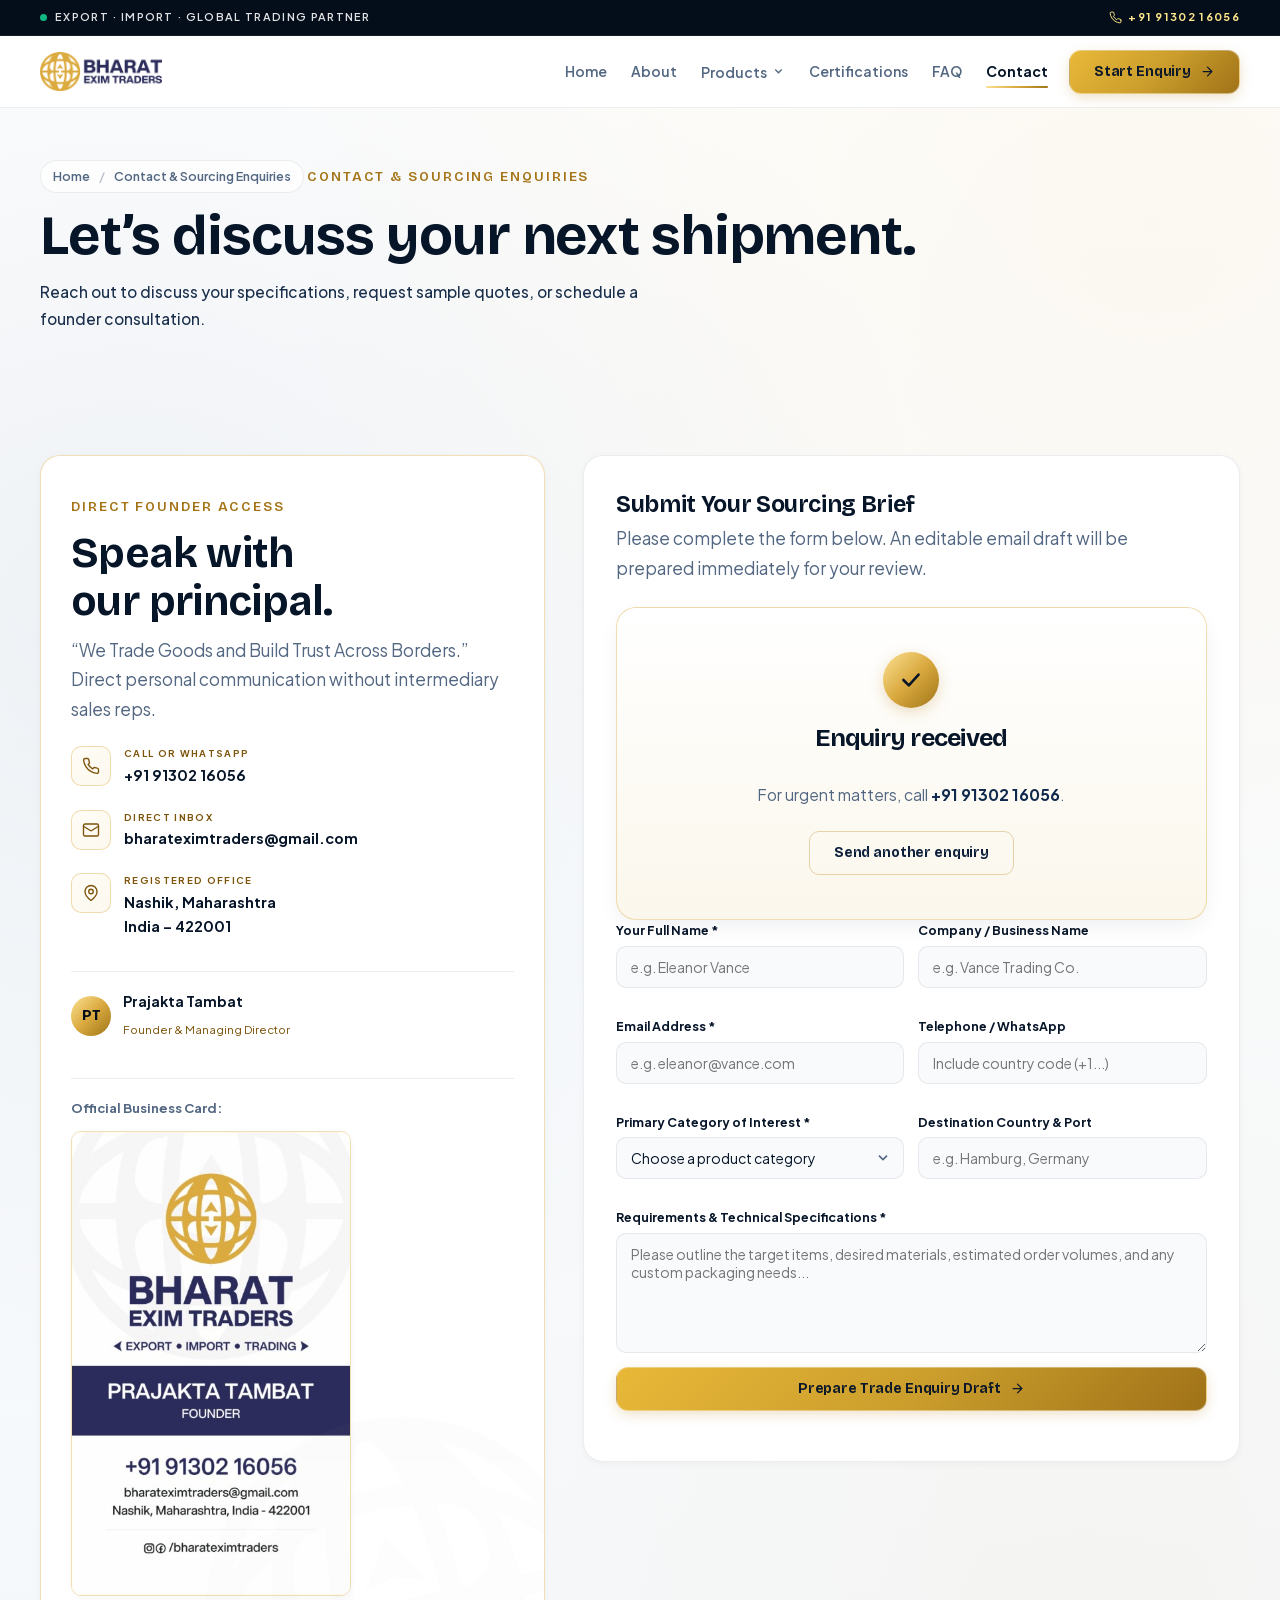
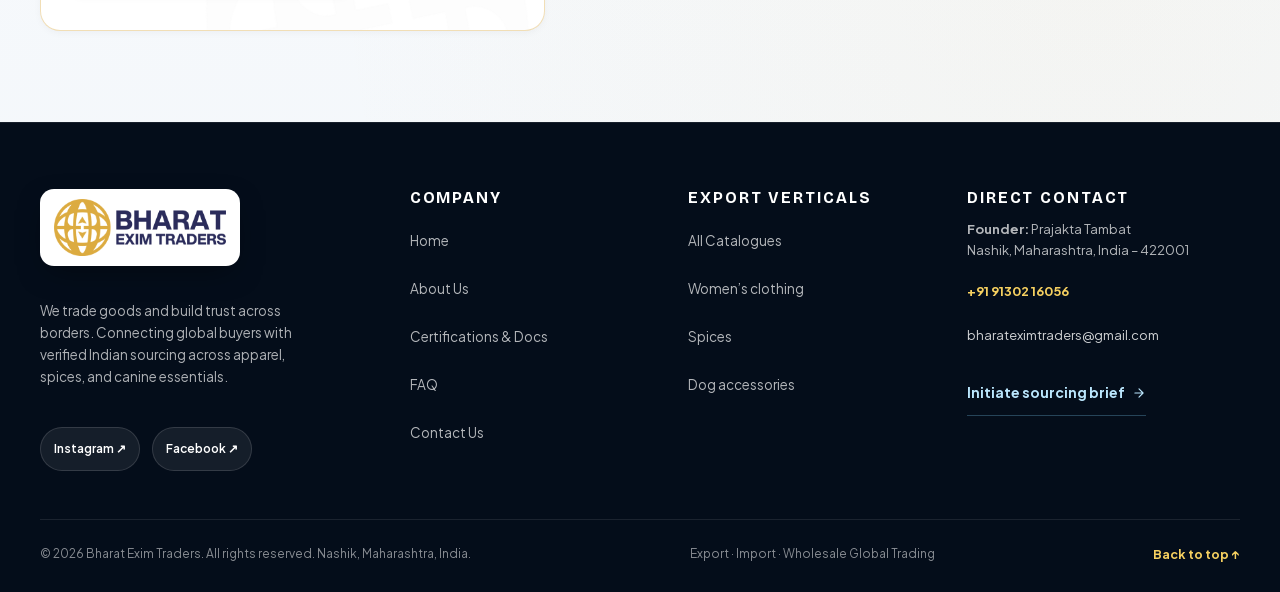
<file: bharat-exim-website 2/public_html/contact.html>
<!doctype html>
<html lang="en">
<head>
  <meta charset="utf-8">
  <meta name="viewport" content="width=device-width, initial-scale=1">
  <title>Contact &amp; Sourcing Enquiries | Bharat Exim Traders</title>
  <meta name="description" content="Contact founder Prajakta Tambat at Bharat Exim Traders, Nashik. Share your sourcing requirements, request quotations, and discuss delivery terms.">
  <meta name="keywords" content="Bharat Exim Traders, Indian spices exporter, womens clothing export India, dog accessories supplier, Nashik exim, spices wholesale India, international trade partner">
  <meta name="author" content="Bharat Exim Traders">
  <meta name="robots" content="index, follow, max-snippet:-1, max-image-preview:large, max-video-preview:-1">
  <link rel="canonical" href="https://bharateximtraders.com/contact.html">
  <meta name="theme-color" content="#071529">

  <!-- Open Graph / Facebook -->
  <meta property="og:type" content="website">
  <meta property="og:url" content="https://bharateximtraders.com/contact.html">
  <meta property="og:title" content="Contact &amp; Sourcing Enquiries | Bharat Exim Traders">
  <meta property="og:description" content="Contact founder Prajakta Tambat at Bharat Exim Traders, Nashik. Share your sourcing requirements, request quotations, and discuss delivery terms.">
  <meta property="og:image" content="https://bharateximtraders.com/assets/hero.webp">
  <meta property="og:site_name" content="Bharat Exim Traders">
  <meta property="og:locale" content="en_US">

  <!-- Twitter -->
  <meta name="twitter:card" content="summary_large_image">
  <meta name="twitter:url" content="https://bharateximtraders.com/contact.html">
  <meta name="twitter:title" content="Contact &amp; Sourcing Enquiries | Bharat Exim Traders">
  <meta name="twitter:description" content="Contact founder Prajakta Tambat at Bharat Exim Traders, Nashik. Share your sourcing requirements, request quotations, and discuss delivery terms.">
  <meta name="twitter:image" content="https://bharateximtraders.com/assets/hero.webp">

  <!-- Favicon & Fonts -->
  <link rel="icon" type="image/svg+xml" href="assets/favicon.svg">
  <link rel="preload" href="assets/fonts/bricolage-grotesque-latin.woff2" as="font" type="font/woff2" crossorigin>
  <link rel="preload" href="assets/fonts/plus-jakarta-sans-latin.woff2" as="font" type="font/woff2" crossorigin>
  <link rel="stylesheet" href="fonts.css">
  <link rel="stylesheet" href="style.css">
  <link rel="stylesheet" href="enhance.css">

  <!-- Structured Data (JSON-LD) -->
  <script type="application/ld+json">
  {"@context": "https://schema.org", "@type": "Organization", "name": "Bharat Exim Traders", "alternateName": "Bharat Exim", "url": "https://bharateximtraders.com", "logo": "https://bharateximtraders.com/assets/favicon.svg", "description": "Leading Indian export-import trading company based in Nashik, Maharashtra. Exporter of Indian spices, women's ethnic and contemporary apparel, and durable dog accessories.", "founder": {"@type": "Person", "name": "Prajakta Tambat", "jobTitle": "Founder"}, "address": {"@type": "PostalAddress", "addressLocality": "Nashik", "addressRegion": "Maharashtra", "postalCode": "422001", "addressCountry": "IN"}, "contactPoint": {"@type": "ContactPoint", "telephone": "+91-9130216056", "contactType": "sales", "email": "bharateximtraders@gmail.com", "availableLanguage": ["English", "Hindi", "Marathi"]}, "sameAs": ["https://www.instagram.com/bharateximtraders/", "https://www.facebook.com/bharateximtraders/"]}
  </script>
</head>
<body id="top">
  <a class="skip-link" href="#main">Skip to main content</a>
<div id="scroll-progress" aria-hidden="true"></div>
<div class="topline">
  <div class="container">
    <div class="topline-badge"><span class="pulse-dot"></span> EXPORT · IMPORT · GLOBAL TRADING PARTNER</div>
    <div class="topline-contact">
      <a href="tel:+919130216056"><svg viewBox="0 0 24 24" fill="none" stroke="currentColor" stroke-width="1.8" stroke-linecap="round" stroke-linejoin="round" aria-hidden="true"><path d="M22 16.92v3a2 2 0 0 1-2.18 2 19.79 19.79 0 0 1-8.63-3.07 19.5 19.5 0 0 1-6-6 19.79 19.79 0 0 1-3.07-8.67A2 2 0 0 1 4.11 2h3a2 2 0 0 1 2 1.72 12.84 12.84 0 0 0 .7 2.81 2 2 0 0 1-.45 2.11L8.09 9.91a16 16 0 0 0 6 6l1.27-1.27a2 2 0 0 1 2.11-.45 12.84 12.84 0 0 0 2.81.7A2 2 0 0 1 22 16.92z"/></svg> +91 91302 16056</a>
    </div>
  </div>
</div>
<header>
  <div class="container header-inner">
    <a class="brand" href="index.html" aria-label="Bharat Exim Traders — Home">
      <img src="assets/logo.png" alt="Bharat Exim Traders" class="brand-logo-img" width="180" height="59">
    </a>
    <nav id="main-nav" aria-label="Primary navigation">
      <div class="mobile-nav-top">
        <img src="assets/logo.png" alt="Bharat Exim Traders" class="mobile-logo-img">
        <button class="menu-close-btn" aria-label="Close navigation menu">
          <svg viewBox="0 0 24 24" fill="none" stroke="currentColor" stroke-width="2" stroke-linecap="round" stroke-linejoin="round" aria-hidden="true"><line x1="18" y1="6" x2="6" y2="18"/><line x1="6" y1="6" x2="18" y2="18"/></svg>
        </button>
      </div>
      <div class="mobile-nav-links">
        <a href="index.html">Home</a><a href="about.html">About</a><div class="nav-group"><button class="sub-toggle" data-current="false" aria-expanded="false" aria-controls="product-menu"><span>Products</span><svg class="chevron" viewBox="0 0 20 20" fill="none" stroke="currentColor" stroke-width="2" aria-hidden="true"><path d="m5 7 5 5 5-5"/></svg></button><div id="product-menu" hidden><a href="products.html">All Products <svg viewBox="0 0 24 24" fill="none" stroke="currentColor" stroke-width="2" stroke-linecap="round" stroke-linejoin="round" aria-hidden="true"><path d="M5 12h14M12 5l7 7-7 7"/></svg></a><a href="clothing.html">Women’s clothing <svg viewBox="0 0 24 24" fill="none" stroke="currentColor" stroke-width="2" stroke-linecap="round" stroke-linejoin="round" aria-hidden="true"><path d="M5 12h14M12 5l7 7-7 7"/></svg></a><a href="spices.html">Spices <svg viewBox="0 0 24 24" fill="none" stroke="currentColor" stroke-width="2" stroke-linecap="round" stroke-linejoin="round" aria-hidden="true"><path d="M5 12h14M12 5l7 7-7 7"/></svg></a><a href="dog-accessories.html">Dog accessories <svg viewBox="0 0 24 24" fill="none" stroke="currentColor" stroke-width="2" stroke-linecap="round" stroke-linejoin="round" aria-hidden="true"><path d="M5 12h14M12 5l7 7-7 7"/></svg></a></div></div><a href="certifications.html">Certifications</a><a href="faq.html">FAQ</a><a href="contact.html" aria-current="page">Contact</a>
      </div>
      <div class="nav-cta">
        <a class="btn btn-gold" href="contact.html"><span>Start Enquiry</span><i><svg viewBox="0 0 24 24" fill="none" stroke="currentColor" stroke-width="2" stroke-linecap="round" stroke-linejoin="round" aria-hidden="true"><path d="M5 12h14M12 5l7 7-7 7"/></svg></i></a>
      </div>
      <div class="mobile-nav-footer">
        <a class="mobile-contact-pill" href="tel:+919130216056"><svg viewBox="0 0 24 24" fill="none" stroke="currentColor" stroke-width="1.8" stroke-linecap="round" stroke-linejoin="round" aria-hidden="true"><path d="M22 16.92v3a2 2 0 0 1-2.18 2 19.79 19.79 0 0 1-8.63-3.07 19.5 19.5 0 0 1-6-6 19.79 19.79 0 0 1-3.07-8.67A2 2 0 0 1 4.11 2h3a2 2 0 0 1 2 1.72 12.84 12.84 0 0 0 .7 2.81 2 2 0 0 1-.45 2.11L8.09 9.91a16 16 0 0 0 6 6l1.27-1.27a2 2 0 0 1 2.11-.45 12.84 12.84 0 0 0 2.81.7A2 2 0 0 1 22 16.92z"/></svg> +91 91302 16056</a>
        <a class="mobile-contact-pill" href="mailto:bharateximtraders@gmail.com"><svg viewBox="0 0 24 24" fill="none" stroke="currentColor" stroke-width="1.8" stroke-linecap="round" stroke-linejoin="round" aria-hidden="true"><rect width="20" height="16" x="2" y="4" rx="2"/><path d="m22 7-8.97 5.7a1.94 1.94 0 0 1-2.06 0L2 7"/></svg> bharateximtraders@gmail.com</a>
      </div>
    </nav>
    <button class="menu-toggle" aria-label="Open navigation menu" aria-expanded="false" aria-controls="main-nav">
      <svg viewBox="0 0 24 24" fill="none" stroke="currentColor" stroke-width="2" stroke-linecap="round" stroke-linejoin="round" aria-hidden="true"><line x1="4" x2="20" y1="12" y2="12"/><line x1="4" x2="20" y1="6" y2="6"/><line x1="4" x2="20" y1="18" y2="18"/></svg>
    </button>
  </div>
</header>
  <main id="main" tabindex="-1">
    <section class="page-hero reveal">
  <div class="container">
    <div class="breadcrumbs">
      <a href="index.html">Home</a>
      <span class="sep">/</span>
      <span>Contact & Sourcing Enquiries</span>
    </div>
    <div class="eyebrow"><span>Contact & Sourcing Enquiries</span></div>
    <h1>Let’s discuss your next shipment.</h1>
    <p class="lead">Reach out to discuss your specifications, request sample quotes, or schedule a founder consultation.</p>
  </div>
</section>

<section class="section">
  <div class="container">
    <div class="contact-grid">
      <div class="contact-info-card card-mirrored-light reveal">
        <div>
          <div class="eyebrow"><span>DIRECT FOUNDER ACCESS</span></div>
          <h2>Speak with our principal.</h2>
          <p style="margin-top: 10px;">“We Trade Goods and Build Trust Across Borders.” Direct personal communication without intermediary sales reps.</p>
        </div>

        <div class="contact-channel-item">
          <div class="contact-channel-icon"><svg viewBox="0 0 24 24" fill="none" stroke="currentColor" stroke-width="1.8" stroke-linecap="round" stroke-linejoin="round" aria-hidden="true"><path d="M22 16.92v3a2 2 0 0 1-2.18 2 19.79 19.79 0 0 1-8.63-3.07 19.5 19.5 0 0 1-6-6 19.79 19.79 0 0 1-3.07-8.67A2 2 0 0 1 4.11 2h3a2 2 0 0 1 2 1.72 12.84 12.84 0 0 0 .7 2.81 2 2 0 0 1-.45 2.11L8.09 9.91a16 16 0 0 0 6 6l1.27-1.27a2 2 0 0 1 2.11-.45 12.84 12.84 0 0 0 2.81.7A2 2 0 0 1 22 16.92z"/></svg></div>
          <div class="contact-channel-text">
            <span>CALL OR WHATSAPP</span>
            <a href="tel:+919130216056">+91 91302 16056</a>
          </div>
        </div>

        <div class="contact-channel-item">
          <div class="contact-channel-icon"><svg viewBox="0 0 24 24" fill="none" stroke="currentColor" stroke-width="1.8" stroke-linecap="round" stroke-linejoin="round" aria-hidden="true"><rect width="20" height="16" x="2" y="4" rx="2"/><path d="m22 7-8.97 5.7a1.94 1.94 0 0 1-2.06 0L2 7"/></svg></div>
          <div class="contact-channel-text">
            <span>DIRECT INBOX</span>
            <a href="mailto:bharateximtraders@gmail.com">bharateximtraders@gmail.com</a>
          </div>
        </div>

        <div class="contact-channel-item">
          <div class="contact-channel-icon"><svg viewBox="0 0 24 24" fill="none" stroke="currentColor" stroke-width="1.8" stroke-linecap="round" stroke-linejoin="round" aria-hidden="true"><path d="M20 10c0 6-8 12-8 12s-8-6-8-12a8 8 0 0 1 16 0Z"/><circle cx="12" cy="10" r="3"/></svg></div>
          <div class="contact-channel-text">
            <span>REGISTERED OFFICE</span>
            <strong>Nashik, Maharashtra<br>India – 422001</strong>
          </div>
        </div>

        <div class="founder-badge" style="margin-top: 10px;">
          <div class="founder-avatar">PT</div>
          <div class="founder-info">
            <strong style="color: var(--navy-900);">Prajakta Tambat</strong>
            <small style="color: var(--gold-700);">Founder & Managing Director</small>
          </div>
        </div>

        <div style="margin-top: 14px; border-top: 1px solid var(--border-subtle); padding-top: 18px;">
          <p style="font-size: 13px; color: var(--text-muted); margin-bottom: 12px;"><strong>Official Business Card:</strong></p>
          <div style="border-radius: var(--radius-md); overflow: hidden; border: 1.5px solid var(--border-gold); box-shadow: var(--shadow-sm); max-width: 280px;">
            <img src="assets/card-front.png" alt="Prajakta Tambat Founder Card" style="width: 100%; display: block;">
          </div>
        </div>
      </div>

      <div class="enquiry-form-card reveal">
        <h2>Submit Your Sourcing Brief</h2>
        <p style="margin-bottom: 24px;">Please complete the form below. An editable email draft will be prepared immediately for your review.</p>

        <div id="enquiry-success" class="enquiry-success" role="status" tabindex="-1" hidden>
          <div class="enquiry-success-icon" aria-hidden="true"><svg viewBox="0 0 24 24" fill="none" stroke="currentColor" stroke-width="2.4" stroke-linecap="round" stroke-linejoin="round"><path d="m5 12 5 5 9-10"/></svg></div>
          <h3>Enquiry received</h3>
          <p id="enquiry-success-text"></p>
          <p class="enquiry-success-note">For urgent matters, call <a href="tel:+919130216056">+91 91302 16056</a>.</p>
          <button class="btn btn-outline" id="enquiry-another" type="button"><span>Send another enquiry</span></button>
        </div>
        <form id="enquiry" novalidate method="post" action="api/enquiry.php" data-api="true">
          <input type="hidden" name="form_started" id="form-started" value="">
          <div class="hp-field" aria-hidden="true">
            <label>Leave this field empty<input type="text" name="website" tabindex="-1" autocomplete="off"></label>
          </div>
          <div class="form-row">
            <div class="form-group">
              <label for="field-name">Your Full Name *</label>
              <input class="form-control" id="field-name" name="name" autocomplete="name" required placeholder="e.g. Eleanor Vance">
            </div>
            <div class="form-group">
              <label for="field-company">Company / Business Name</label>
              <input class="form-control" id="field-company" name="company" autocomplete="organization" placeholder="e.g. Vance Trading Co.">
            </div>
          </div>

          <div class="form-row">
            <div class="form-group">
              <label for="field-email">Email Address *</label>
              <input class="form-control" id="field-email" name="email" type="email" autocomplete="email" required placeholder="e.g. eleanor@vance.com">
            </div>
            <div class="form-group">
              <label for="field-phone">Telephone / WhatsApp</label>
              <input class="form-control" id="field-phone" name="phone" type="tel" autocomplete="tel" placeholder="Include country code (+1...)">
            </div>
          </div>

          <div class="form-row">
            <div class="form-group">
              <label for="field-category">Primary Category of Interest *</label>
              <select class="form-control" id="field-category" name="category" required>
                <option value="">Choose a product category</option>
                <option value="clothing">Women’s Clothing & Apparel</option>
                <option value="spices">Indian Spices (Whole & Ground)</option>
                <option value="dog-accessories">Canine Accessories & Pet Gear</option>
                <option value="multiple">Multiple Categories</option>
                <option value="documentation">Documentation & Compliance</option>
              </select>
            </div>
            <div class="form-group">
              <label for="field-destination">Destination Country & Port</label>
              <input class="form-control" id="field-destination" name="destination" autocomplete="country-name" placeholder="e.g. Hamburg, Germany">
            </div>
          </div>

          <div class="form-group">
            <label for="field-message">Requirements & Technical Specifications *</label>
            <textarea class="form-control" id="field-message" name="message" rows="5" required placeholder="Please outline the target items, desired materials, estimated order volumes, and any custom packaging needs..."></textarea>
          </div>

          <button class="btn btn-gold" type="submit" style="width: 100%;">
            <span>Prepare Trade Enquiry Draft</span><i><svg viewBox="0 0 24 24" fill="none" stroke="currentColor" stroke-width="2" stroke-linecap="round" stroke-linejoin="round" aria-hidden="true"><path d="M5 12h14M12 5l7 7-7 7"/></svg></i>
          </button>

          <p id="form-status" aria-live="polite" style="margin-top: 14px; font-weight: 600; font-size: 13.5px; color: var(--navy-800); text-align: center;"></p>

          <div id="draft-panel" hidden>
            <h3>Review Your Enquiry Draft</h3>
            <p>Your draft is formatted below. Review and send directly via your email client or copy to clipboard.</p>
            <textarea id="enquiry-draft" rows="9"></textarea>
            <div style="display: flex; gap: 14px; flex-wrap: wrap;">
              <a class="btn btn-gold" id="send-email" href="mailto:bharateximtraders@gmail.com">
                <span>Open in Email App</span><i><svg viewBox="0 0 24 24" fill="none" stroke="currentColor" stroke-width="2" stroke-linecap="round" stroke-linejoin="round" aria-hidden="true"><path d="M5 12h14M12 5l7 7-7 7"/></svg></i>
              </a>
              <button class="btn btn-outline" id="copy-enquiry" type="button">
                <span>Copy Draft to Clipboard</span><i><svg viewBox="0 0 24 24" fill="none" stroke="currentColor" stroke-width="2" stroke-linecap="round" stroke-linejoin="round" aria-hidden="true"><path d="M5 12h14M12 5l7 7-7 7"/></svg></i>
              </button>
            </div>
            <p id="copy-status" style="margin-top: 10px; font-size: 13px; font-weight: 600;"></p>
          </div>
        </form>
      </div>
    </div>
  </div>
</section>
  </main>
  <footer>
  <div class="container footer-grid">
    <div class="footer-col footer-brand-col">
      <a class="brand" href="index.html" aria-label="Bharat Exim Traders">
        <img src="assets/logo.png" alt="Bharat Exim Traders" class="brand-logo-img" width="180" height="59">
      </a>
      <p>We trade goods and build trust across borders. Connecting global buyers with verified Indian sourcing across apparel, spices, and canine essentials.</p>
      <div class="footer-social-links">
        <a class="social-pill" href="https://www.instagram.com/bharateximtraders/" target="_blank" rel="noopener noreferrer">Instagram ↗</a>
        <a class="social-pill" href="https://www.facebook.com/bharateximtraders/" target="_blank" rel="noopener noreferrer">Facebook ↗</a>
      </div>
    </div>
    <div class="footer-col">
      <h4>Company</h4>
      <ul class="footer-links">
        <li><a href="index.html">Home</a></li>
        <li><a href="about.html">About Us</a></li>
        <li><a href="certifications.html">Certifications & Docs</a></li>
        <li><a href="faq.html">FAQ</a></li>
        <li><a href="contact.html">Contact Us</a></li>
      </ul>
    </div>
    <div class="footer-col">
      <h4>Export Verticals</h4>
      <ul class="footer-links">
        <li><a href="products.html">All Catalogues</a></li>
        <li><a href="clothing.html">Women’s clothing</a></li><li><a href="spices.html">Spices</a></li><li><a href="dog-accessories.html">Dog accessories</a></li>
      </ul>
    </div>
    <div class="footer-col footer-contact-info">
      <h4>Direct Contact</h4>
      <p><strong>Founder:</strong> Prajakta Tambat<br>Nashik, Maharashtra, India – 422001</p>
      <p><a href="tel:+919130216056" style="color: var(--gold-300); font-weight: 700;">+91 91302 16056</a><br>
      <a href="mailto:bharateximtraders@gmail.com" style="color: rgba(255,255,255,0.8);">bharateximtraders@gmail.com</a></p>
      <div style="margin-top: 14px;">
        <a class="text-link dark" href="contact.html">Initiate sourcing brief <i><svg viewBox="0 0 24 24" fill="none" stroke="currentColor" stroke-width="2" stroke-linecap="round" stroke-linejoin="round" aria-hidden="true"><path d="M5 12h14M12 5l7 7-7 7"/></svg></i></a>
      </div>
    </div>
  </div>
  <div class="container footer-bottom">
    <span>© 2026 Bharat Exim Traders. All rights reserved. Nashik, Maharashtra, India.</span>
    <span>Export · Import · Wholesale Global Trading</span>
    <a class="back-to-top-btn" href="#top">Back to top ↑</a>
  </div>
</footer>
<a href="#top" id="floating-back-to-top" aria-label="Scroll back to top">
  <svg viewBox="0 0 24 24" fill="none" stroke="currentColor" stroke-width="2.5" stroke-linecap="round" stroke-linejoin="round" aria-hidden="true" style="width: 20px; height: 20px;"><path d="m18 15-6-6-6 6"/></svg>
</a>
  <script src="app.js"></script>
  <script src="contact-form.js" defer></script>
</body>
</html>
</file>
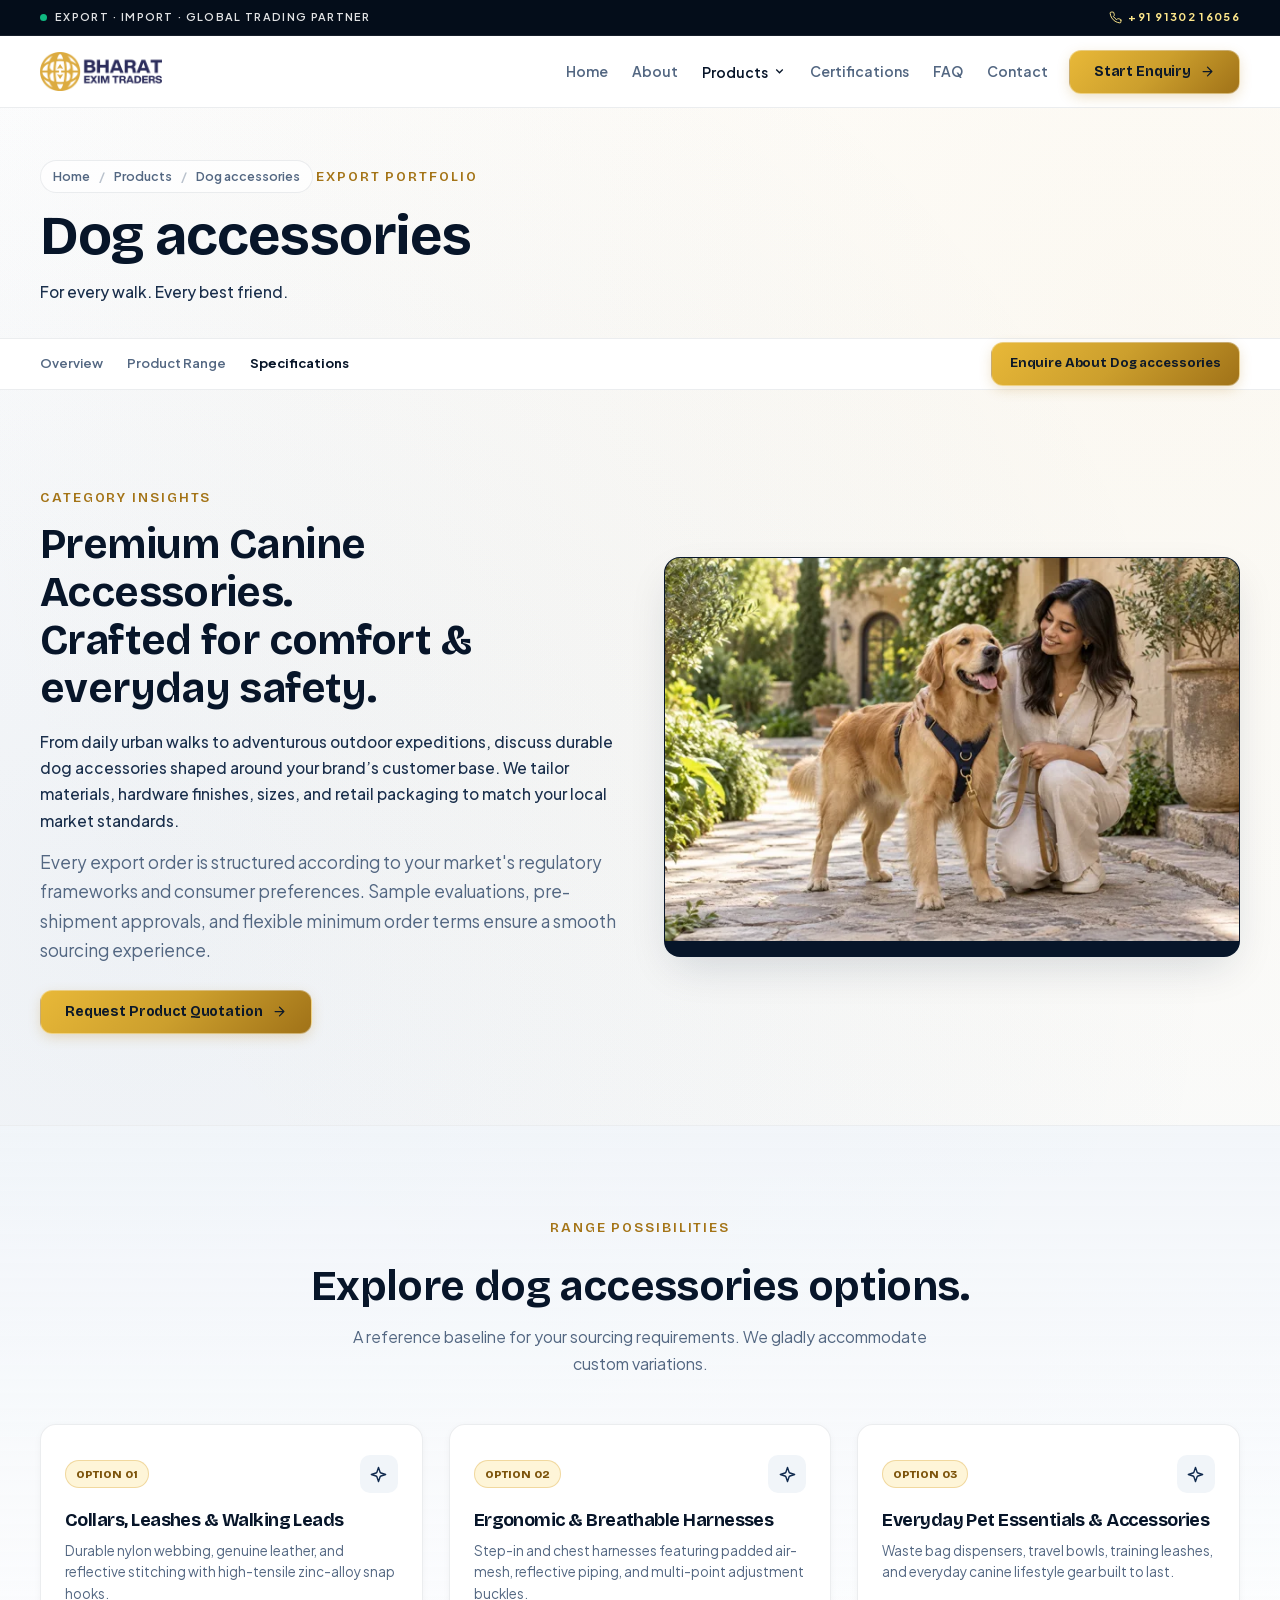
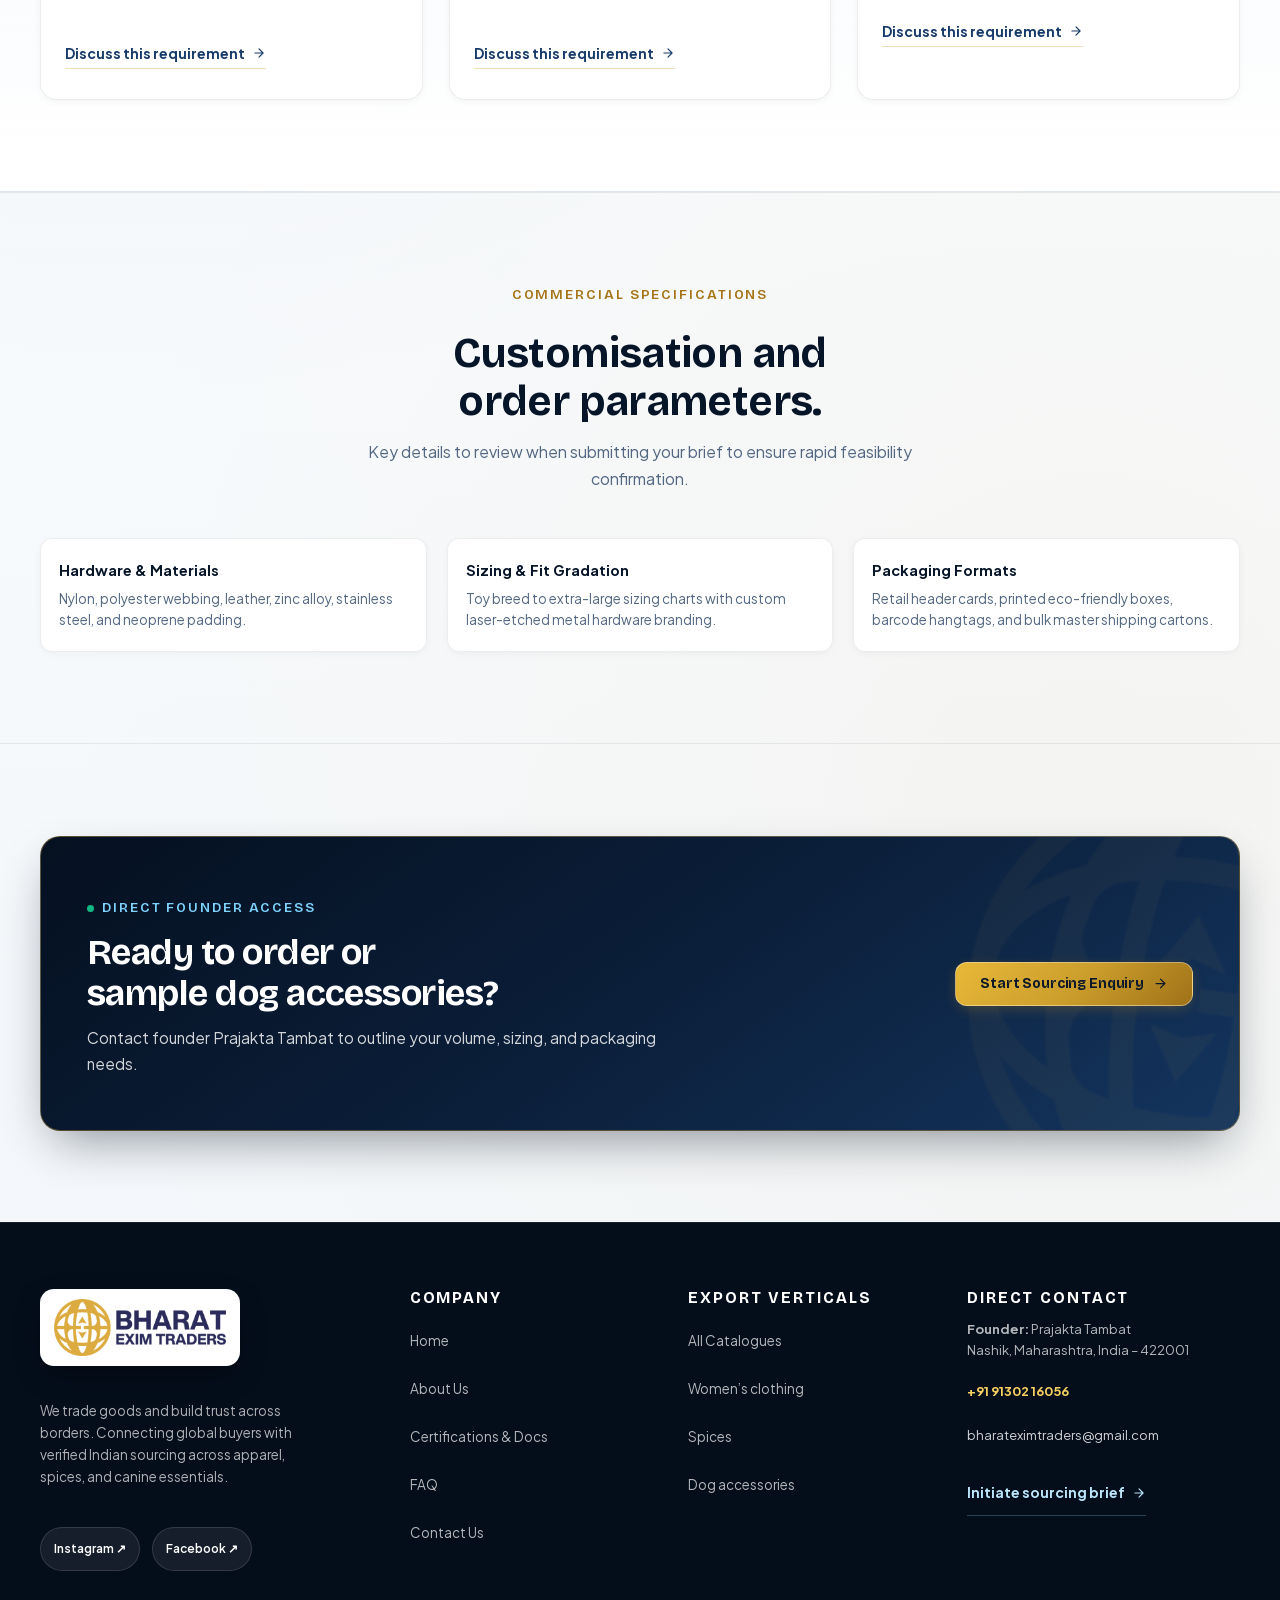
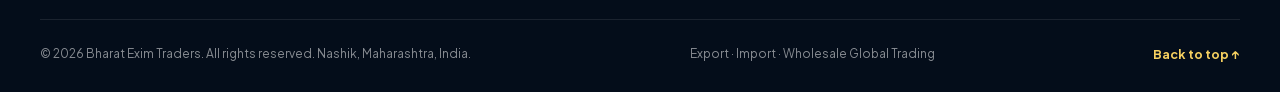
<file: bharat-exim-website 2/public_html/dog-accessories.html>
<!doctype html>
<html lang="en">
<head>
  <meta charset="utf-8">
  <meta name="viewport" content="width=device-width, initial-scale=1">
  <title>Dog accessories Export | Bharat Exim Traders</title>
  <meta name="description" content="Sourcing verified Indian dog accessories for global buyers. Custom packaging, technical specifications, and export documentation handled with direct founder care.">
  <meta name="keywords" content="Bharat Exim Traders, Indian spices exporter, womens clothing export India, dog accessories supplier, Nashik exim, spices wholesale India, international trade partner">
  <meta name="author" content="Bharat Exim Traders">
  <meta name="robots" content="index, follow, max-snippet:-1, max-image-preview:large, max-video-preview:-1">
  <link rel="canonical" href="https://bharateximtraders.com/dog-accessories.html">
  <meta name="theme-color" content="#071529">

  <!-- Open Graph / Facebook -->
  <meta property="og:type" content="website">
  <meta property="og:url" content="https://bharateximtraders.com/dog-accessories.html">
  <meta property="og:title" content="Dog accessories Export | Bharat Exim Traders">
  <meta property="og:description" content="Sourcing verified Indian dog accessories for global buyers. Custom packaging, technical specifications, and export documentation handled with direct founder care.">
  <meta property="og:image" content="https://bharateximtraders.com/assets/hero.webp">
  <meta property="og:site_name" content="Bharat Exim Traders">
  <meta property="og:locale" content="en_US">

  <!-- Twitter -->
  <meta name="twitter:card" content="summary_large_image">
  <meta name="twitter:url" content="https://bharateximtraders.com/dog-accessories.html">
  <meta name="twitter:title" content="Dog accessories Export | Bharat Exim Traders">
  <meta name="twitter:description" content="Sourcing verified Indian dog accessories for global buyers. Custom packaging, technical specifications, and export documentation handled with direct founder care.">
  <meta name="twitter:image" content="https://bharateximtraders.com/assets/hero.webp">

  <!-- Favicon & Fonts -->
  <link rel="icon" type="image/svg+xml" href="assets/favicon.svg">
  <link rel="preload" href="assets/fonts/bricolage-grotesque-latin.woff2" as="font" type="font/woff2" crossorigin>
  <link rel="preload" href="assets/fonts/plus-jakarta-sans-latin.woff2" as="font" type="font/woff2" crossorigin>
  <link rel="stylesheet" href="fonts.css">
  <link rel="stylesheet" href="style.css">
  <link rel="stylesheet" href="enhance.css">

  <!-- Structured Data (JSON-LD) -->
  <script type="application/ld+json">
  [{"@context": "https://schema.org", "@type": "Organization", "name": "Bharat Exim Traders", "alternateName": "Bharat Exim", "url": "https://bharateximtraders.com", "logo": "https://bharateximtraders.com/assets/favicon.svg", "description": "Leading Indian export-import trading company based in Nashik, Maharashtra. Exporter of Indian spices, women's ethnic and contemporary apparel, and durable dog accessories.", "founder": {"@type": "Person", "name": "Prajakta Tambat", "jobTitle": "Founder"}, "address": {"@type": "PostalAddress", "addressLocality": "Nashik", "addressRegion": "Maharashtra", "postalCode": "422001", "addressCountry": "IN"}, "contactPoint": {"@type": "ContactPoint", "telephone": "+91-9130216056", "contactType": "sales", "email": "bharateximtraders@gmail.com", "availableLanguage": ["English", "Hindi", "Marathi"]}, "sameAs": ["https://www.instagram.com/bharateximtraders/", "https://www.facebook.com/bharateximtraders/"]}, {"@context": "https://schema.org", "@type": "Product", "name": "Indian Dog accessories — Bharat Exim Traders", "image": "https://bharateximtraders.com/assets/dog-life.webp", "description": "Durable collars, walking leads, and lifestyle pet gear designed for comfort and longevity.", "brand": {"@type": "Brand", "name": "Bharat Exim Traders"}, "offers": {"@type": "AggregateOffer", "priceCurrency": "USD", "availability": "https://schema.org/InStock"}}]
  </script>
</head>
<body id="top">
  <a class="skip-link" href="#main">Skip to main content</a>
<div id="scroll-progress" aria-hidden="true"></div>
<div class="topline">
  <div class="container">
    <div class="topline-badge"><span class="pulse-dot"></span> EXPORT · IMPORT · GLOBAL TRADING PARTNER</div>
    <div class="topline-contact">
      <a href="tel:+919130216056"><svg viewBox="0 0 24 24" fill="none" stroke="currentColor" stroke-width="1.8" stroke-linecap="round" stroke-linejoin="round" aria-hidden="true"><path d="M22 16.92v3a2 2 0 0 1-2.18 2 19.79 19.79 0 0 1-8.63-3.07 19.5 19.5 0 0 1-6-6 19.79 19.79 0 0 1-3.07-8.67A2 2 0 0 1 4.11 2h3a2 2 0 0 1 2 1.72 12.84 12.84 0 0 0 .7 2.81 2 2 0 0 1-.45 2.11L8.09 9.91a16 16 0 0 0 6 6l1.27-1.27a2 2 0 0 1 2.11-.45 12.84 12.84 0 0 0 2.81.7A2 2 0 0 1 22 16.92z"/></svg> +91 91302 16056</a>
    </div>
  </div>
</div>
<header>
  <div class="container header-inner">
    <a class="brand" href="index.html" aria-label="Bharat Exim Traders — Home">
      <img src="assets/logo.png" alt="Bharat Exim Traders" class="brand-logo-img" width="180" height="59">
    </a>
    <nav id="main-nav" aria-label="Primary navigation">
      <div class="mobile-nav-top">
        <img src="assets/logo.png" alt="Bharat Exim Traders" class="mobile-logo-img">
        <button class="menu-close-btn" aria-label="Close navigation menu">
          <svg viewBox="0 0 24 24" fill="none" stroke="currentColor" stroke-width="2" stroke-linecap="round" stroke-linejoin="round" aria-hidden="true"><line x1="18" y1="6" x2="6" y2="18"/><line x1="6" y1="6" x2="18" y2="18"/></svg>
        </button>
      </div>
      <div class="mobile-nav-links">
        <a href="index.html">Home</a><a href="about.html">About</a><div class="nav-group"><button class="sub-toggle" data-current="true" aria-expanded="false" aria-controls="product-menu"><span>Products</span><svg class="chevron" viewBox="0 0 20 20" fill="none" stroke="currentColor" stroke-width="2" aria-hidden="true"><path d="m5 7 5 5 5-5"/></svg></button><div id="product-menu" hidden><a href="products.html">All Products <svg viewBox="0 0 24 24" fill="none" stroke="currentColor" stroke-width="2" stroke-linecap="round" stroke-linejoin="round" aria-hidden="true"><path d="M5 12h14M12 5l7 7-7 7"/></svg></a><a href="clothing.html">Women’s clothing <svg viewBox="0 0 24 24" fill="none" stroke="currentColor" stroke-width="2" stroke-linecap="round" stroke-linejoin="round" aria-hidden="true"><path d="M5 12h14M12 5l7 7-7 7"/></svg></a><a href="spices.html">Spices <svg viewBox="0 0 24 24" fill="none" stroke="currentColor" stroke-width="2" stroke-linecap="round" stroke-linejoin="round" aria-hidden="true"><path d="M5 12h14M12 5l7 7-7 7"/></svg></a><a href="dog-accessories.html">Dog accessories <svg viewBox="0 0 24 24" fill="none" stroke="currentColor" stroke-width="2" stroke-linecap="round" stroke-linejoin="round" aria-hidden="true"><path d="M5 12h14M12 5l7 7-7 7"/></svg></a></div></div><a href="certifications.html">Certifications</a><a href="faq.html">FAQ</a><a href="contact.html">Contact</a>
      </div>
      <div class="nav-cta">
        <a class="btn btn-gold" href="contact.html"><span>Start Enquiry</span><i><svg viewBox="0 0 24 24" fill="none" stroke="currentColor" stroke-width="2" stroke-linecap="round" stroke-linejoin="round" aria-hidden="true"><path d="M5 12h14M12 5l7 7-7 7"/></svg></i></a>
      </div>
      <div class="mobile-nav-footer">
        <a class="mobile-contact-pill" href="tel:+919130216056"><svg viewBox="0 0 24 24" fill="none" stroke="currentColor" stroke-width="1.8" stroke-linecap="round" stroke-linejoin="round" aria-hidden="true"><path d="M22 16.92v3a2 2 0 0 1-2.18 2 19.79 19.79 0 0 1-8.63-3.07 19.5 19.5 0 0 1-6-6 19.79 19.79 0 0 1-3.07-8.67A2 2 0 0 1 4.11 2h3a2 2 0 0 1 2 1.72 12.84 12.84 0 0 0 .7 2.81 2 2 0 0 1-.45 2.11L8.09 9.91a16 16 0 0 0 6 6l1.27-1.27a2 2 0 0 1 2.11-.45 12.84 12.84 0 0 0 2.81.7A2 2 0 0 1 22 16.92z"/></svg> +91 91302 16056</a>
        <a class="mobile-contact-pill" href="mailto:bharateximtraders@gmail.com"><svg viewBox="0 0 24 24" fill="none" stroke="currentColor" stroke-width="1.8" stroke-linecap="round" stroke-linejoin="round" aria-hidden="true"><rect width="20" height="16" x="2" y="4" rx="2"/><path d="m22 7-8.97 5.7a1.94 1.94 0 0 1-2.06 0L2 7"/></svg> bharateximtraders@gmail.com</a>
      </div>
    </nav>
    <button class="menu-toggle" aria-label="Open navigation menu" aria-expanded="false" aria-controls="main-nav">
      <svg viewBox="0 0 24 24" fill="none" stroke="currentColor" stroke-width="2" stroke-linecap="round" stroke-linejoin="round" aria-hidden="true"><line x1="4" x2="20" y1="12" y2="12"/><line x1="4" x2="20" y1="6" y2="6"/><line x1="4" x2="20" y1="18" y2="18"/></svg>
    </button>
  </div>
</header>
  <main id="main" tabindex="-1">
    <section class="page-hero reveal">
  <div class="container">
    <div class="breadcrumbs">
      <a href="index.html">Home</a>
      <span class="sep">/</span>
      <a href="products.html">Products</a>
      <span class="sep">/</span>
      <span>Dog accessories</span>
    </div>
    <div class="eyebrow"><span>EXPORT PORTFOLIO</span></div>
    <h1>Dog accessories</h1>
    <p class="lead">For every walk. Every best friend.</p>
  </div>
</section>

<div class="category-anchor-nav">
  <div class="container category-anchor-inner">
    <div class="anchor-links">
      <a href="#overview">Overview</a>
      <a href="#range">Product Range</a>
      <a href="#specs">Specifications</a>
    </div>
    <div>
      <a class="btn btn-gold" style="padding: 8px 18px; font-size: 13px;" href="contact.html?category=dog-accessories">Enquire About Dog accessories</a>
    </div>
  </div>
</div>

<section class="section" id="overview">
  <div class="container">
    <div class="grid-2 reveal">
      <div>
        <div class="eyebrow"><span>CATEGORY INSIGHTS</span></div>
        <h2>Premium Canine Accessories.<br>Crafted for comfort & everyday safety.</h2>
        <p class="lead" style="margin-top: 16px;">From daily urban walks to adventurous outdoor expeditions, discuss durable dog accessories shaped around your brand’s customer base. We tailor materials, hardware finishes, sizes, and retail packaging to match your local market standards.</p>
        <p style="margin-top: 14px;">Every export order is structured according to your market's regulatory frameworks and consumer preferences. Sample evaluations, pre-shipment approvals, and flexible minimum order terms ensure a smooth sourcing experience.</p>
        <div style="margin-top: 24px;">
          <a class="btn btn-gold" href="contact.html?category=dog-accessories"><span>Request Product Quotation</span><i><svg viewBox="0 0 24 24" fill="none" stroke="currentColor" stroke-width="2" stroke-linecap="round" stroke-linejoin="round" aria-hidden="true"><path d="M5 12h14M12 5l7 7-7 7"/></svg></i></a>
        </div>
      </div>
      <div class="hero-image-frame" style="min-height: 400px;">
        <img class="" src="assets/dog-life.webp" srcset="assets/dog-life-640.webp 640w, assets/dog-life.webp 1536w" sizes="(max-width: 768px) 100vw, 50vw" width="1536" height="1024" alt="Dog accessories export photography" loading="lazy" decoding="async">
      </div>
    </div>
  </div>
</section>

<section class="section soft" id="range">
  <div class="container">
    <div class="section-heading centered reveal">
      <div class="eyebrow"><span>RANGE POSSIBILITIES</span></div>
      <h2>Explore dog accessories options.</h2>
      <p>A reference baseline for your sourcing requirements. We gladly accommodate custom variations.</p>
    </div>
    <div class="grid-3 reveal">
      <article class="workflow-card">
        <div class="workflow-header">
          <span class="workflow-step-badge">OPTION 01</span>
          <div class="workflow-icon-wrap"><svg viewBox="0 0 24 24" fill="none" stroke="currentColor" stroke-width="1.8" stroke-linecap="round" stroke-linejoin="round" aria-hidden="true"><path d="m12 3-1.912 5.813a2 2 0 0 1-1.275 1.275L3 12l5.813 1.912a2 2 0 0 1 1.275 1.275L12 21l1.912-5.813a2 2 0 0 1 1.275-1.275L21 12l-5.813-1.912a2 2 0 0 1-1.275-1.275L12 3Z"/></svg></div>
        </div>
        <h3>Collars, Leashes & Walking Leads</h3>
        <p>Durable nylon webbing, genuine leather, and reflective stitching with high-tensile zinc-alloy snap hooks.</p>
        <div style="margin-top: 20px;">
          <a class="text-link" href="contact.html?category=dog-accessories">Discuss this requirement <i><svg viewBox="0 0 24 24" fill="none" stroke="currentColor" stroke-width="2" stroke-linecap="round" stroke-linejoin="round" aria-hidden="true"><path d="M5 12h14M12 5l7 7-7 7"/></svg></i></a>
        </div>
      </article><article class="workflow-card">
        <div class="workflow-header">
          <span class="workflow-step-badge">OPTION 02</span>
          <div class="workflow-icon-wrap"><svg viewBox="0 0 24 24" fill="none" stroke="currentColor" stroke-width="1.8" stroke-linecap="round" stroke-linejoin="round" aria-hidden="true"><path d="m12 3-1.912 5.813a2 2 0 0 1-1.275 1.275L3 12l5.813 1.912a2 2 0 0 1 1.275 1.275L12 21l1.912-5.813a2 2 0 0 1 1.275-1.275L21 12l-5.813-1.912a2 2 0 0 1-1.275-1.275L12 3Z"/></svg></div>
        </div>
        <h3>Ergonomic & Breathable Harnesses</h3>
        <p>Step-in and chest harnesses featuring padded air-mesh, reflective piping, and multi-point adjustment buckles.</p>
        <div style="margin-top: 20px;">
          <a class="text-link" href="contact.html?category=dog-accessories">Discuss this requirement <i><svg viewBox="0 0 24 24" fill="none" stroke="currentColor" stroke-width="2" stroke-linecap="round" stroke-linejoin="round" aria-hidden="true"><path d="M5 12h14M12 5l7 7-7 7"/></svg></i></a>
        </div>
      </article><article class="workflow-card">
        <div class="workflow-header">
          <span class="workflow-step-badge">OPTION 03</span>
          <div class="workflow-icon-wrap"><svg viewBox="0 0 24 24" fill="none" stroke="currentColor" stroke-width="1.8" stroke-linecap="round" stroke-linejoin="round" aria-hidden="true"><path d="m12 3-1.912 5.813a2 2 0 0 1-1.275 1.275L3 12l5.813 1.912a2 2 0 0 1 1.275 1.275L12 21l1.912-5.813a2 2 0 0 1 1.275-1.275L21 12l-5.813-1.912a2 2 0 0 1-1.275-1.275L12 3Z"/></svg></div>
        </div>
        <h3>Everyday Pet Essentials & Accessories</h3>
        <p>Waste bag dispensers, travel bowls, training leashes, and everyday canine lifestyle gear built to last.</p>
        <div style="margin-top: 20px;">
          <a class="text-link" href="contact.html?category=dog-accessories">Discuss this requirement <i><svg viewBox="0 0 24 24" fill="none" stroke="currentColor" stroke-width="2" stroke-linecap="round" stroke-linejoin="round" aria-hidden="true"><path d="M5 12h14M12 5l7 7-7 7"/></svg></i></a>
        </div>
      </article>
    </div>
  </div>
</section>

<section class="section" id="specs">
  <div class="container">
    <div class="section-heading centered reveal">
      <div class="eyebrow"><span>COMMERCIAL SPECIFICATIONS</span></div>
      <h2>Customisation and order parameters.</h2>
      <p>Key details to review when submitting your brief to ensure rapid feasibility confirmation.</p>
    </div>
    <div class="spec-grid reveal">
      <div class="spec-item-card">
        <strong>Hardware & Materials</strong>
        <p>Nylon, polyester webbing, leather, zinc alloy, stainless steel, and neoprene padding.</p>
      </div><div class="spec-item-card">
        <strong>Sizing & Fit Gradation</strong>
        <p>Toy breed to extra-large sizing charts with custom laser-etched metal hardware branding.</p>
      </div><div class="spec-item-card">
        <strong>Packaging Formats</strong>
        <p>Retail header cards, printed eco-friendly boxes, barcode hangtags, and bulk master shipping cartons.</p>
      </div>
    </div>
  </div>
</section>
<section class="section">
  <div class="container">
    <div class="cta-banner card-mirrored-dark reveal">
      <div class="cta-banner-content">
        <div class="cta-copy">
          <div class="eyebrow dark"><span class="pulse-dot"></span><span>DIRECT FOUNDER ACCESS</span></div>
          <h2>Ready to order or sample dog accessories?</h2>
          <p>Contact founder Prajakta Tambat to outline your volume, sizing, and packaging needs.</p>
        </div>
        <div class="cta-actions">
          <a class="btn btn-gold" href="contact.html?category=dog-accessories"><span>Start Sourcing Enquiry</span><i><svg viewBox="0 0 24 24" fill="none" stroke="currentColor" stroke-width="2" stroke-linecap="round" stroke-linejoin="round" aria-hidden="true"><path d="M5 12h14M12 5l7 7-7 7"/></svg></i></a>
        </div>
      </div>
    </div>
  </div>
</section>
  </main>
  <footer>
  <div class="container footer-grid">
    <div class="footer-col footer-brand-col">
      <a class="brand" href="index.html" aria-label="Bharat Exim Traders">
        <img src="assets/logo.png" alt="Bharat Exim Traders" class="brand-logo-img" width="180" height="59">
      </a>
      <p>We trade goods and build trust across borders. Connecting global buyers with verified Indian sourcing across apparel, spices, and canine essentials.</p>
      <div class="footer-social-links">
        <a class="social-pill" href="https://www.instagram.com/bharateximtraders/" target="_blank" rel="noopener noreferrer">Instagram ↗</a>
        <a class="social-pill" href="https://www.facebook.com/bharateximtraders/" target="_blank" rel="noopener noreferrer">Facebook ↗</a>
      </div>
    </div>
    <div class="footer-col">
      <h4>Company</h4>
      <ul class="footer-links">
        <li><a href="index.html">Home</a></li>
        <li><a href="about.html">About Us</a></li>
        <li><a href="certifications.html">Certifications & Docs</a></li>
        <li><a href="faq.html">FAQ</a></li>
        <li><a href="contact.html">Contact Us</a></li>
      </ul>
    </div>
    <div class="footer-col">
      <h4>Export Verticals</h4>
      <ul class="footer-links">
        <li><a href="products.html">All Catalogues</a></li>
        <li><a href="clothing.html">Women’s clothing</a></li><li><a href="spices.html">Spices</a></li><li><a href="dog-accessories.html">Dog accessories</a></li>
      </ul>
    </div>
    <div class="footer-col footer-contact-info">
      <h4>Direct Contact</h4>
      <p><strong>Founder:</strong> Prajakta Tambat<br>Nashik, Maharashtra, India – 422001</p>
      <p><a href="tel:+919130216056" style="color: var(--gold-300); font-weight: 700;">+91 91302 16056</a><br>
      <a href="mailto:bharateximtraders@gmail.com" style="color: rgba(255,255,255,0.8);">bharateximtraders@gmail.com</a></p>
      <div style="margin-top: 14px;">
        <a class="text-link dark" href="contact.html">Initiate sourcing brief <i><svg viewBox="0 0 24 24" fill="none" stroke="currentColor" stroke-width="2" stroke-linecap="round" stroke-linejoin="round" aria-hidden="true"><path d="M5 12h14M12 5l7 7-7 7"/></svg></i></a>
      </div>
    </div>
  </div>
  <div class="container footer-bottom">
    <span>© 2026 Bharat Exim Traders. All rights reserved. Nashik, Maharashtra, India.</span>
    <span>Export · Import · Wholesale Global Trading</span>
    <a class="back-to-top-btn" href="#top">Back to top ↑</a>
  </div>
</footer>
<a href="#top" id="floating-back-to-top" aria-label="Scroll back to top">
  <svg viewBox="0 0 24 24" fill="none" stroke="currentColor" stroke-width="2.5" stroke-linecap="round" stroke-linejoin="round" aria-hidden="true" style="width: 20px; height: 20px;"><path d="m18 15-6-6-6 6"/></svg>
</a>
  <script src="app.js"></script>
</body>
</html>
</file>
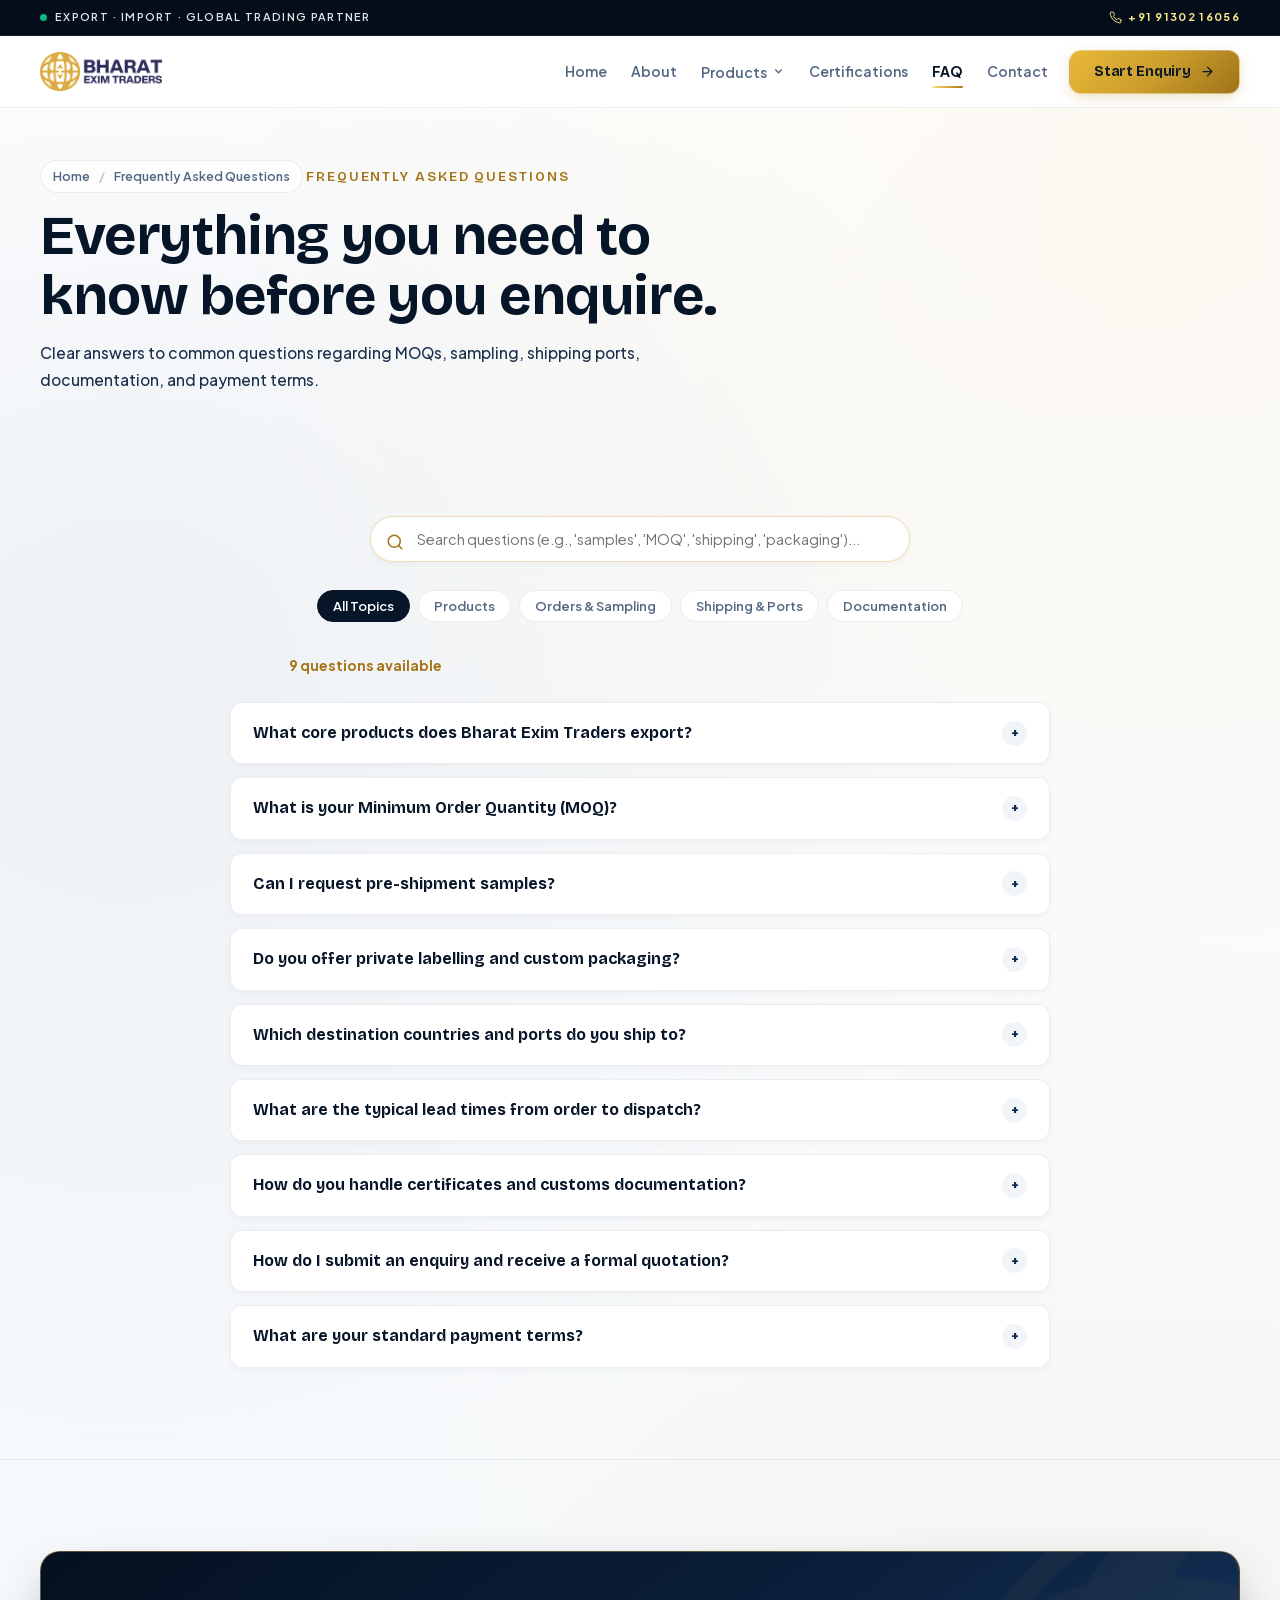
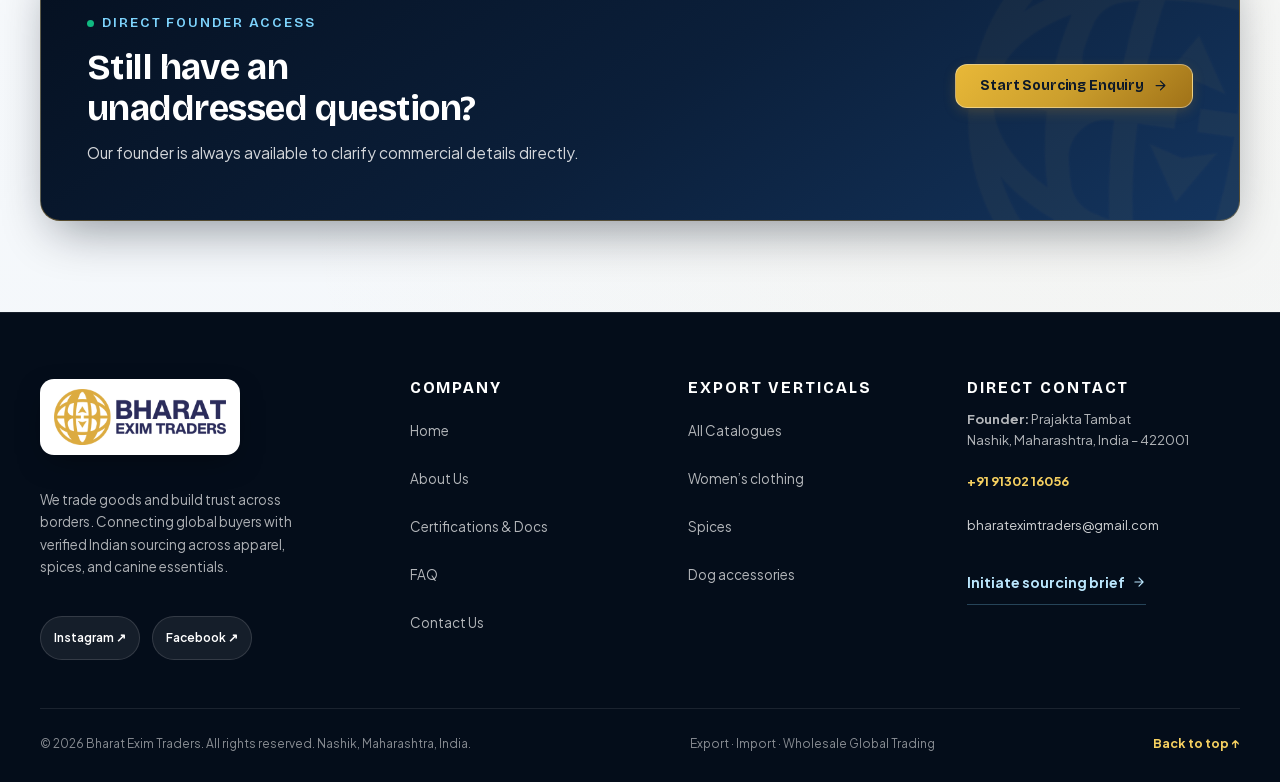
<file: bharat-exim-website 2/public_html/faq.html>
<!doctype html>
<html lang="en">
<head>
  <meta charset="utf-8">
  <meta name="viewport" content="width=device-width, initial-scale=1">
  <title>Frequently Asked Questions (FAQ) | Bharat Exim Traders</title>
  <meta name="description" content="Find answers to common export enquiries on Indian spices, apparel, dog accessories, MOQs, sample orders, shipping timelines, and commercial terms.">
  <meta name="keywords" content="Bharat Exim Traders, Indian spices exporter, womens clothing export India, dog accessories supplier, Nashik exim, spices wholesale India, international trade partner">
  <meta name="author" content="Bharat Exim Traders">
  <meta name="robots" content="index, follow, max-snippet:-1, max-image-preview:large, max-video-preview:-1">
  <link rel="canonical" href="https://bharateximtraders.com/faq.html">
  <meta name="theme-color" content="#071529">

  <!-- Open Graph / Facebook -->
  <meta property="og:type" content="website">
  <meta property="og:url" content="https://bharateximtraders.com/faq.html">
  <meta property="og:title" content="Frequently Asked Questions (FAQ) | Bharat Exim Traders">
  <meta property="og:description" content="Find answers to common export enquiries on Indian spices, apparel, dog accessories, MOQs, sample orders, shipping timelines, and commercial terms.">
  <meta property="og:image" content="https://bharateximtraders.com/assets/hero.webp">
  <meta property="og:site_name" content="Bharat Exim Traders">
  <meta property="og:locale" content="en_US">

  <!-- Twitter -->
  <meta name="twitter:card" content="summary_large_image">
  <meta name="twitter:url" content="https://bharateximtraders.com/faq.html">
  <meta name="twitter:title" content="Frequently Asked Questions (FAQ) | Bharat Exim Traders">
  <meta name="twitter:description" content="Find answers to common export enquiries on Indian spices, apparel, dog accessories, MOQs, sample orders, shipping timelines, and commercial terms.">
  <meta name="twitter:image" content="https://bharateximtraders.com/assets/hero.webp">

  <!-- Favicon & Fonts -->
  <link rel="icon" type="image/svg+xml" href="assets/favicon.svg">
  <link rel="preload" href="assets/fonts/bricolage-grotesque-latin.woff2" as="font" type="font/woff2" crossorigin>
  <link rel="preload" href="assets/fonts/plus-jakarta-sans-latin.woff2" as="font" type="font/woff2" crossorigin>
  <link rel="stylesheet" href="fonts.css">
  <link rel="stylesheet" href="style.css">
  <link rel="stylesheet" href="enhance.css">

  <!-- Structured Data (JSON-LD) -->
  <script type="application/ld+json">
  [{"@context": "https://schema.org", "@type": "Organization", "name": "Bharat Exim Traders", "alternateName": "Bharat Exim", "url": "https://bharateximtraders.com", "logo": "https://bharateximtraders.com/assets/favicon.svg", "description": "Leading Indian export-import trading company based in Nashik, Maharashtra. Exporter of Indian spices, women's ethnic and contemporary apparel, and durable dog accessories.", "founder": {"@type": "Person", "name": "Prajakta Tambat", "jobTitle": "Founder"}, "address": {"@type": "PostalAddress", "addressLocality": "Nashik", "addressRegion": "Maharashtra", "postalCode": "422001", "addressCountry": "IN"}, "contactPoint": {"@type": "ContactPoint", "telephone": "+91-9130216056", "contactType": "sales", "email": "bharateximtraders@gmail.com", "availableLanguage": ["English", "Hindi", "Marathi"]}, "sameAs": ["https://www.instagram.com/bharateximtraders/", "https://www.facebook.com/bharateximtraders/"]}, {"@context": "https://schema.org", "@type": "FAQPage", "mainEntity": [{"@type": "Question", "name": "What core products does Bharat Exim Traders export?", "acceptedAnswer": {"@type": "Answer", "text": "Our three primary export categories are whole & ground Indian spices, women’s ethnic and contemporary apparel, and canine walking & lifestyle accessories. Please review our specific portfolio pages for full details."}}, {"@type": "Question", "name": "What is your Minimum Order Quantity (MOQ)?", "acceptedAnswer": {"@type": "Answer", "text": "MOQs vary according to the product type, fabric availability, packaging requirements, and seasonal harvests. We maintain flexible trial-batch policies for new international buyers so you can test your market with confidence."}}, {"@type": "Question", "name": "Can I request pre-shipment samples?", "acceptedAnswer": {"@type": "Answer", "text": "Yes. We encourage sample evaluation before placing full production orders. Sample availability, shipping courier fees, and production lead times are confirmed individually upon receiving your brief."}}, {"@type": "Question", "name": "Do you offer private labelling and custom packaging?", "acceptedAnswer": {"@type": "Answer", "text": "Yes. We support custom branding, woven labels, retail boxes, barcode labelling, multi-language packaging, and custom pack sizes for both wholesale distribution and direct-to-retail requirements."}}, {"@type": "Question", "name": "Which destination countries and ports do you ship to?", "acceptedAnswer": {"@type": "Answer", "text": "We export worldwide through major Indian sea and air ports (including Mumbai Nhava Sheva JNPT and international air cargo terminals). We arrange shipments under FOB, CIF, or CFR terms based on your preferred logistics framework."}}, {"@type": "Question", "name": "What are the typical lead times from order to dispatch?", "acceptedAnswer": {"@type": "Answer", "text": "Standard lead times range between 2 to 6 weeks depending on batch volume, custom embroidery/dyeing for apparel, agricultural milling schedules, and packaging preparation."}}, {"@type": "Question", "name": "How do you handle certificates and customs documentation?", "acceptedAnswer": {"@type": "Answer", "text": "We supply complete commercial documentation, including Certificate of Origin, Phytosanitary certificates for spices, commercial invoice, packing list, and bill of lading tailored to your port of entry requirements."}}, {"@type": "Question", "name": "How do I submit an enquiry and receive a formal quotation?", "acceptedAnswer": {"@type": "Answer", "text": "You can submit your brief directly via our Contact page form or email us at bharateximtraders@gmail.com. We generate a detailed quotation specifying unit prices, lead times, packing dimensions, and delivery terms."}}, {"@type": "Question", "name": "What are your standard payment terms?", "acceptedAnswer": {"@type": "Answer", "text": "Payment terms are discussed transparently and agreed prior to order confirmation. Standard arrangements typically include partial deposit upon proforma invoice with balance against shipping documentation (or Irrevocable Letter of Credit for qualified large orders)."}}]}]
  </script>
</head>
<body id="top">
  <a class="skip-link" href="#main">Skip to main content</a>
<div id="scroll-progress" aria-hidden="true"></div>
<div class="topline">
  <div class="container">
    <div class="topline-badge"><span class="pulse-dot"></span> EXPORT · IMPORT · GLOBAL TRADING PARTNER</div>
    <div class="topline-contact">
      <a href="tel:+919130216056"><svg viewBox="0 0 24 24" fill="none" stroke="currentColor" stroke-width="1.8" stroke-linecap="round" stroke-linejoin="round" aria-hidden="true"><path d="M22 16.92v3a2 2 0 0 1-2.18 2 19.79 19.79 0 0 1-8.63-3.07 19.5 19.5 0 0 1-6-6 19.79 19.79 0 0 1-3.07-8.67A2 2 0 0 1 4.11 2h3a2 2 0 0 1 2 1.72 12.84 12.84 0 0 0 .7 2.81 2 2 0 0 1-.45 2.11L8.09 9.91a16 16 0 0 0 6 6l1.27-1.27a2 2 0 0 1 2.11-.45 12.84 12.84 0 0 0 2.81.7A2 2 0 0 1 22 16.92z"/></svg> +91 91302 16056</a>
    </div>
  </div>
</div>
<header>
  <div class="container header-inner">
    <a class="brand" href="index.html" aria-label="Bharat Exim Traders — Home">
      <img src="assets/logo.png" alt="Bharat Exim Traders" class="brand-logo-img" width="180" height="59">
    </a>
    <nav id="main-nav" aria-label="Primary navigation">
      <div class="mobile-nav-top">
        <img src="assets/logo.png" alt="Bharat Exim Traders" class="mobile-logo-img">
        <button class="menu-close-btn" aria-label="Close navigation menu">
          <svg viewBox="0 0 24 24" fill="none" stroke="currentColor" stroke-width="2" stroke-linecap="round" stroke-linejoin="round" aria-hidden="true"><line x1="18" y1="6" x2="6" y2="18"/><line x1="6" y1="6" x2="18" y2="18"/></svg>
        </button>
      </div>
      <div class="mobile-nav-links">
        <a href="index.html">Home</a><a href="about.html">About</a><div class="nav-group"><button class="sub-toggle" data-current="false" aria-expanded="false" aria-controls="product-menu"><span>Products</span><svg class="chevron" viewBox="0 0 20 20" fill="none" stroke="currentColor" stroke-width="2" aria-hidden="true"><path d="m5 7 5 5 5-5"/></svg></button><div id="product-menu" hidden><a href="products.html">All Products <svg viewBox="0 0 24 24" fill="none" stroke="currentColor" stroke-width="2" stroke-linecap="round" stroke-linejoin="round" aria-hidden="true"><path d="M5 12h14M12 5l7 7-7 7"/></svg></a><a href="clothing.html">Women’s clothing <svg viewBox="0 0 24 24" fill="none" stroke="currentColor" stroke-width="2" stroke-linecap="round" stroke-linejoin="round" aria-hidden="true"><path d="M5 12h14M12 5l7 7-7 7"/></svg></a><a href="spices.html">Spices <svg viewBox="0 0 24 24" fill="none" stroke="currentColor" stroke-width="2" stroke-linecap="round" stroke-linejoin="round" aria-hidden="true"><path d="M5 12h14M12 5l7 7-7 7"/></svg></a><a href="dog-accessories.html">Dog accessories <svg viewBox="0 0 24 24" fill="none" stroke="currentColor" stroke-width="2" stroke-linecap="round" stroke-linejoin="round" aria-hidden="true"><path d="M5 12h14M12 5l7 7-7 7"/></svg></a></div></div><a href="certifications.html">Certifications</a><a href="faq.html" aria-current="page">FAQ</a><a href="contact.html">Contact</a>
      </div>
      <div class="nav-cta">
        <a class="btn btn-gold" href="contact.html"><span>Start Enquiry</span><i><svg viewBox="0 0 24 24" fill="none" stroke="currentColor" stroke-width="2" stroke-linecap="round" stroke-linejoin="round" aria-hidden="true"><path d="M5 12h14M12 5l7 7-7 7"/></svg></i></a>
      </div>
      <div class="mobile-nav-footer">
        <a class="mobile-contact-pill" href="tel:+919130216056"><svg viewBox="0 0 24 24" fill="none" stroke="currentColor" stroke-width="1.8" stroke-linecap="round" stroke-linejoin="round" aria-hidden="true"><path d="M22 16.92v3a2 2 0 0 1-2.18 2 19.79 19.79 0 0 1-8.63-3.07 19.5 19.5 0 0 1-6-6 19.79 19.79 0 0 1-3.07-8.67A2 2 0 0 1 4.11 2h3a2 2 0 0 1 2 1.72 12.84 12.84 0 0 0 .7 2.81 2 2 0 0 1-.45 2.11L8.09 9.91a16 16 0 0 0 6 6l1.27-1.27a2 2 0 0 1 2.11-.45 12.84 12.84 0 0 0 2.81.7A2 2 0 0 1 22 16.92z"/></svg> +91 91302 16056</a>
        <a class="mobile-contact-pill" href="mailto:bharateximtraders@gmail.com"><svg viewBox="0 0 24 24" fill="none" stroke="currentColor" stroke-width="1.8" stroke-linecap="round" stroke-linejoin="round" aria-hidden="true"><rect width="20" height="16" x="2" y="4" rx="2"/><path d="m22 7-8.97 5.7a1.94 1.94 0 0 1-2.06 0L2 7"/></svg> bharateximtraders@gmail.com</a>
      </div>
    </nav>
    <button class="menu-toggle" aria-label="Open navigation menu" aria-expanded="false" aria-controls="main-nav">
      <svg viewBox="0 0 24 24" fill="none" stroke="currentColor" stroke-width="2" stroke-linecap="round" stroke-linejoin="round" aria-hidden="true"><line x1="4" x2="20" y1="12" y2="12"/><line x1="4" x2="20" y1="6" y2="6"/><line x1="4" x2="20" y1="18" y2="18"/></svg>
    </button>
  </div>
</header>
  <main id="main" tabindex="-1">
    <section class="page-hero reveal">
  <div class="container">
    <div class="breadcrumbs">
      <a href="index.html">Home</a>
      <span class="sep">/</span>
      <span>Frequently Asked Questions</span>
    </div>
    <div class="eyebrow"><span>Frequently Asked Questions</span></div>
    <h1>Everything you need to know before you enquire.</h1>
    <p class="lead">Clear answers to common questions regarding MOQs, sampling, shipping ports, documentation, and payment terms.</p>
  </div>
</section>

<section class="section">
  <div class="container">
    <div class="faq-search-box reveal">
      <span class="faq-search-icon"><svg viewBox="0 0 24 24" fill="none" stroke="currentColor" stroke-width="2" stroke-linecap="round" stroke-linejoin="round" aria-hidden="true"><circle cx="11" cy="11" r="8"/><path d="m21 21-4.3-4.3"/></svg></span>
      <input class="faq-search-input" id="faq-search" type="search" placeholder="Search questions (e.g., 'samples', 'MOQ', 'shipping', 'packaging')...">
    </div>

    <div class="faq-filters reveal">
      <button class="faq-filter-btn active" data-filter="all">All Topics</button>
      <button class="faq-filter-btn" data-filter="products">Products</button>
      <button class="faq-filter-btn" data-filter="orders">Orders & Sampling</button>
      <button class="faq-filter-btn" data-filter="shipping">Shipping & Ports</button>
      <button class="faq-filter-btn" data-filter="documents">Documentation</button>
    </div>

    <div class="reveal" style="text-align: center; margin-bottom: 24px;">
      <p id="faq-count" style="font-weight: 700; color: var(--gold-600); font-size: 14px;">9 questions available</p>
    </div>

    <div class="faq-accordion-list reveal">
      <div class="faq-item" data-category="products">
  <details>
    <summary>
      <span>What core products does Bharat Exim Traders export?</span>
      <span class="faq-summary-icon">+</span>
    </summary>
    <div class="faq-answer">
      <span class="faq-category-pill">Products</span>
      <p>Our three primary export categories are whole & ground Indian spices, women’s ethnic and contemporary apparel, and canine walking & lifestyle accessories. Please review our specific portfolio pages for full details.</p>
    </div>
  </details>
</div><div class="faq-item" data-category="orders">
  <details>
    <summary>
      <span>What is your Minimum Order Quantity (MOQ)?</span>
      <span class="faq-summary-icon">+</span>
    </summary>
    <div class="faq-answer">
      <span class="faq-category-pill">Orders</span>
      <p>MOQs vary according to the product type, fabric availability, packaging requirements, and seasonal harvests. We maintain flexible trial-batch policies for new international buyers so you can test your market with confidence.</p>
    </div>
  </details>
</div><div class="faq-item" data-category="orders">
  <details>
    <summary>
      <span>Can I request pre-shipment samples?</span>
      <span class="faq-summary-icon">+</span>
    </summary>
    <div class="faq-answer">
      <span class="faq-category-pill">Orders</span>
      <p>Yes. We encourage sample evaluation before placing full production orders. Sample availability, shipping courier fees, and production lead times are confirmed individually upon receiving your brief.</p>
    </div>
  </details>
</div><div class="faq-item" data-category="products">
  <details>
    <summary>
      <span>Do you offer private labelling and custom packaging?</span>
      <span class="faq-summary-icon">+</span>
    </summary>
    <div class="faq-answer">
      <span class="faq-category-pill">Products</span>
      <p>Yes. We support custom branding, woven labels, retail boxes, barcode labelling, multi-language packaging, and custom pack sizes for both wholesale distribution and direct-to-retail requirements.</p>
    </div>
  </details>
</div><div class="faq-item" data-category="shipping">
  <details>
    <summary>
      <span>Which destination countries and ports do you ship to?</span>
      <span class="faq-summary-icon">+</span>
    </summary>
    <div class="faq-answer">
      <span class="faq-category-pill">Shipping</span>
      <p>We export worldwide through major Indian sea and air ports (including Mumbai Nhava Sheva JNPT and international air cargo terminals). We arrange shipments under FOB, CIF, or CFR terms based on your preferred logistics framework.</p>
    </div>
  </details>
</div><div class="faq-item" data-category="shipping">
  <details>
    <summary>
      <span>What are the typical lead times from order to dispatch?</span>
      <span class="faq-summary-icon">+</span>
    </summary>
    <div class="faq-answer">
      <span class="faq-category-pill">Shipping</span>
      <p>Standard lead times range between 2 to 6 weeks depending on batch volume, custom embroidery/dyeing for apparel, agricultural milling schedules, and packaging preparation.</p>
    </div>
  </details>
</div><div class="faq-item" data-category="documents">
  <details>
    <summary>
      <span>How do you handle certificates and customs documentation?</span>
      <span class="faq-summary-icon">+</span>
    </summary>
    <div class="faq-answer">
      <span class="faq-category-pill">Documents</span>
      <p>We supply complete commercial documentation, including Certificate of Origin, Phytosanitary certificates for spices, commercial invoice, packing list, and bill of lading tailored to your port of entry requirements.</p>
    </div>
  </details>
</div><div class="faq-item" data-category="orders">
  <details>
    <summary>
      <span>How do I submit an enquiry and receive a formal quotation?</span>
      <span class="faq-summary-icon">+</span>
    </summary>
    <div class="faq-answer">
      <span class="faq-category-pill">Orders</span>
      <p>You can submit your brief directly via our Contact page form or email us at bharateximtraders@gmail.com. We generate a detailed quotation specifying unit prices, lead times, packing dimensions, and delivery terms.</p>
    </div>
  </details>
</div><div class="faq-item" data-category="orders">
  <details>
    <summary>
      <span>What are your standard payment terms?</span>
      <span class="faq-summary-icon">+</span>
    </summary>
    <div class="faq-answer">
      <span class="faq-category-pill">Orders</span>
      <p>Payment terms are discussed transparently and agreed prior to order confirmation. Standard arrangements typically include partial deposit upon proforma invoice with balance against shipping documentation (or Irrevocable Letter of Credit for qualified large orders).</p>
    </div>
  </details>
</div>
      <div id="faq-empty" hidden style="text-align: center; padding: 48px 20px;">
        <p style="font-size: 18px; font-weight: 700; color: var(--navy-900);">No matching questions found.</p>
        <p style="margin-top: 8px;">Try another keyword or speak with our team directly.</p>
        <div style="margin-top: 18px;">
          <a class="btn btn-gold" href="contact.html"><span>Contact Our Team</span><i><svg viewBox="0 0 24 24" fill="none" stroke="currentColor" stroke-width="2" stroke-linecap="round" stroke-linejoin="round" aria-hidden="true"><path d="M5 12h14M12 5l7 7-7 7"/></svg></i></a>
        </div>
      </div>
    </div>
  </div>
</section>
<section class="section">
  <div class="container">
    <div class="cta-banner card-mirrored-dark reveal">
      <div class="cta-banner-content">
        <div class="cta-copy">
          <div class="eyebrow dark"><span class="pulse-dot"></span><span>DIRECT FOUNDER ACCESS</span></div>
          <h2>Still have an unaddressed question?</h2>
          <p>Our founder is always available to clarify commercial details directly.</p>
        </div>
        <div class="cta-actions">
          <a class="btn btn-gold" href="contact.html"><span>Start Sourcing Enquiry</span><i><svg viewBox="0 0 24 24" fill="none" stroke="currentColor" stroke-width="2" stroke-linecap="round" stroke-linejoin="round" aria-hidden="true"><path d="M5 12h14M12 5l7 7-7 7"/></svg></i></a>
        </div>
      </div>
    </div>
  </div>
</section>
  </main>
  <footer>
  <div class="container footer-grid">
    <div class="footer-col footer-brand-col">
      <a class="brand" href="index.html" aria-label="Bharat Exim Traders">
        <img src="assets/logo.png" alt="Bharat Exim Traders" class="brand-logo-img" width="180" height="59">
      </a>
      <p>We trade goods and build trust across borders. Connecting global buyers with verified Indian sourcing across apparel, spices, and canine essentials.</p>
      <div class="footer-social-links">
        <a class="social-pill" href="https://www.instagram.com/bharateximtraders/" target="_blank" rel="noopener noreferrer">Instagram ↗</a>
        <a class="social-pill" href="https://www.facebook.com/bharateximtraders/" target="_blank" rel="noopener noreferrer">Facebook ↗</a>
      </div>
    </div>
    <div class="footer-col">
      <h4>Company</h4>
      <ul class="footer-links">
        <li><a href="index.html">Home</a></li>
        <li><a href="about.html">About Us</a></li>
        <li><a href="certifications.html">Certifications & Docs</a></li>
        <li><a href="faq.html">FAQ</a></li>
        <li><a href="contact.html">Contact Us</a></li>
      </ul>
    </div>
    <div class="footer-col">
      <h4>Export Verticals</h4>
      <ul class="footer-links">
        <li><a href="products.html">All Catalogues</a></li>
        <li><a href="clothing.html">Women’s clothing</a></li><li><a href="spices.html">Spices</a></li><li><a href="dog-accessories.html">Dog accessories</a></li>
      </ul>
    </div>
    <div class="footer-col footer-contact-info">
      <h4>Direct Contact</h4>
      <p><strong>Founder:</strong> Prajakta Tambat<br>Nashik, Maharashtra, India – 422001</p>
      <p><a href="tel:+919130216056" style="color: var(--gold-300); font-weight: 700;">+91 91302 16056</a><br>
      <a href="mailto:bharateximtraders@gmail.com" style="color: rgba(255,255,255,0.8);">bharateximtraders@gmail.com</a></p>
      <div style="margin-top: 14px;">
        <a class="text-link dark" href="contact.html">Initiate sourcing brief <i><svg viewBox="0 0 24 24" fill="none" stroke="currentColor" stroke-width="2" stroke-linecap="round" stroke-linejoin="round" aria-hidden="true"><path d="M5 12h14M12 5l7 7-7 7"/></svg></i></a>
      </div>
    </div>
  </div>
  <div class="container footer-bottom">
    <span>© 2026 Bharat Exim Traders. All rights reserved. Nashik, Maharashtra, India.</span>
    <span>Export · Import · Wholesale Global Trading</span>
    <a class="back-to-top-btn" href="#top">Back to top ↑</a>
  </div>
</footer>
<a href="#top" id="floating-back-to-top" aria-label="Scroll back to top">
  <svg viewBox="0 0 24 24" fill="none" stroke="currentColor" stroke-width="2.5" stroke-linecap="round" stroke-linejoin="round" aria-hidden="true" style="width: 20px; height: 20px;"><path d="m18 15-6-6-6 6"/></svg>
</a>
  <script src="app.js"></script>
</body>
</html>
</file>
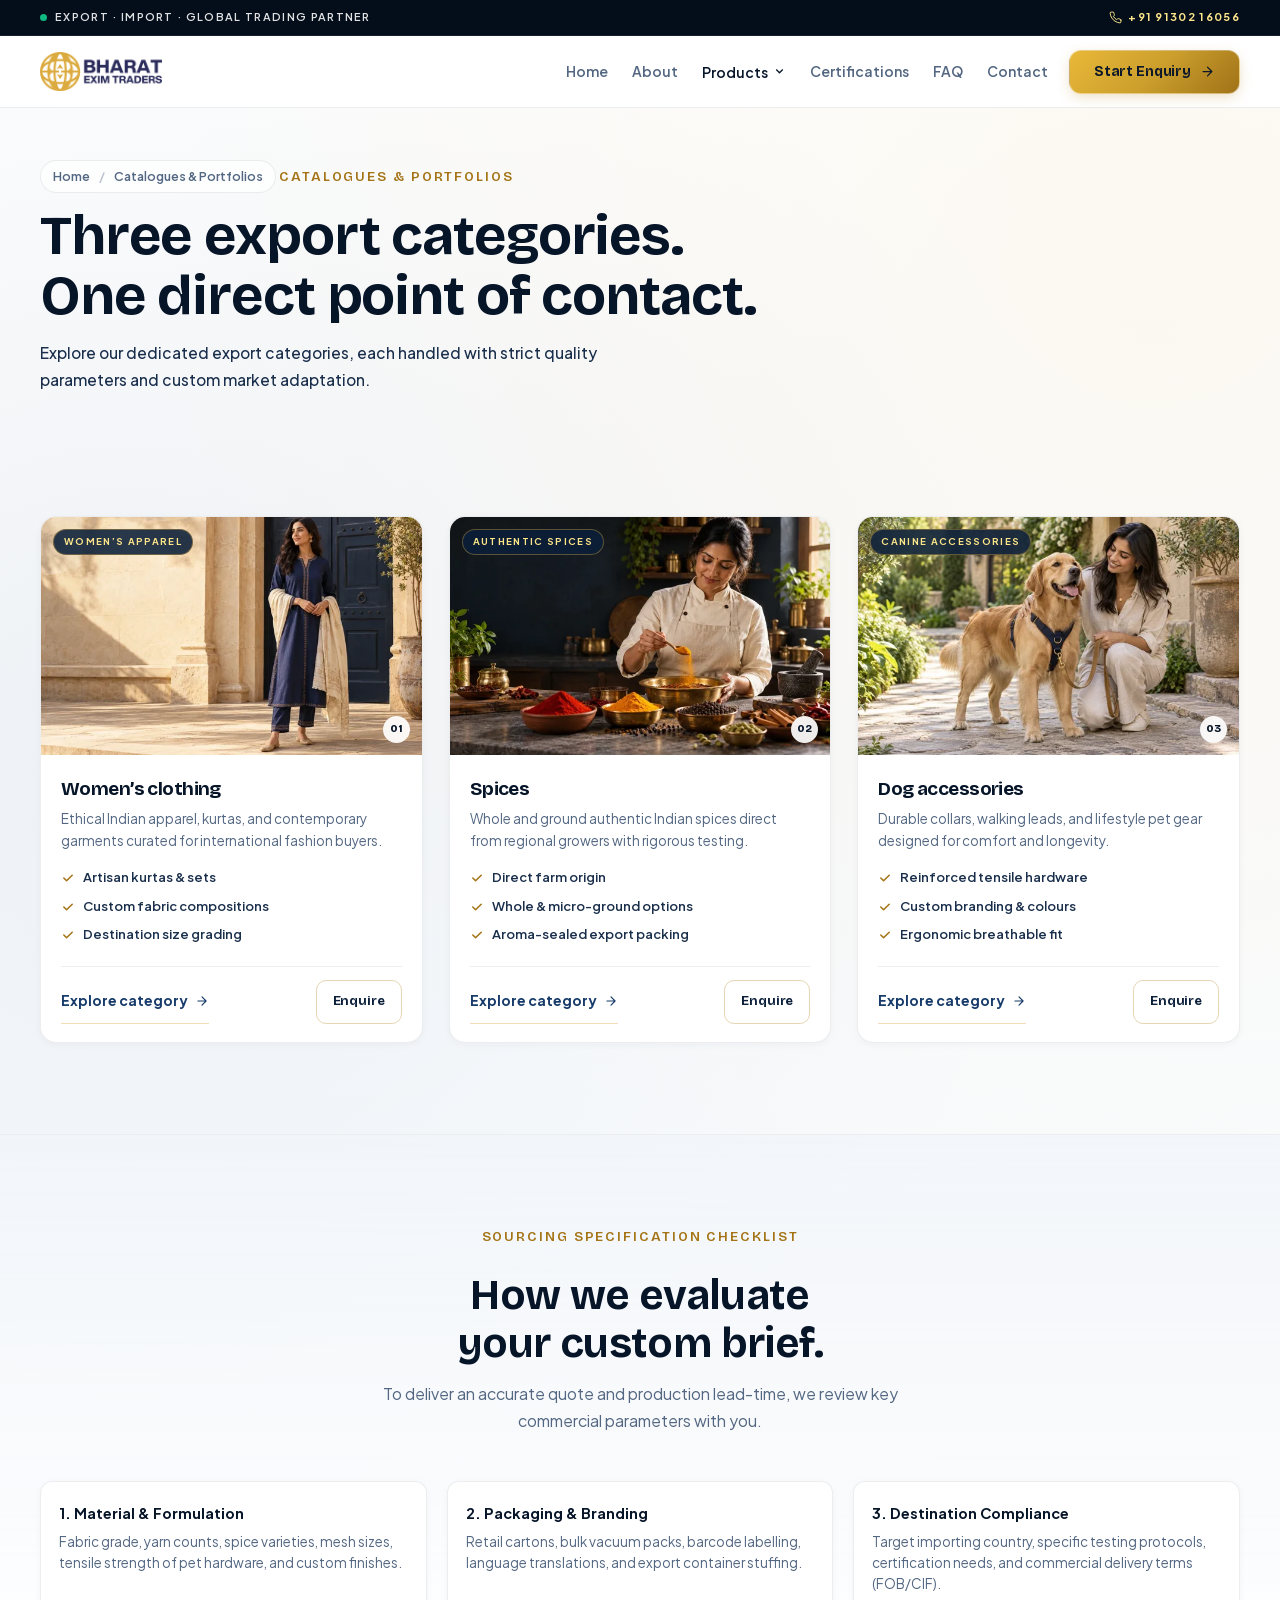
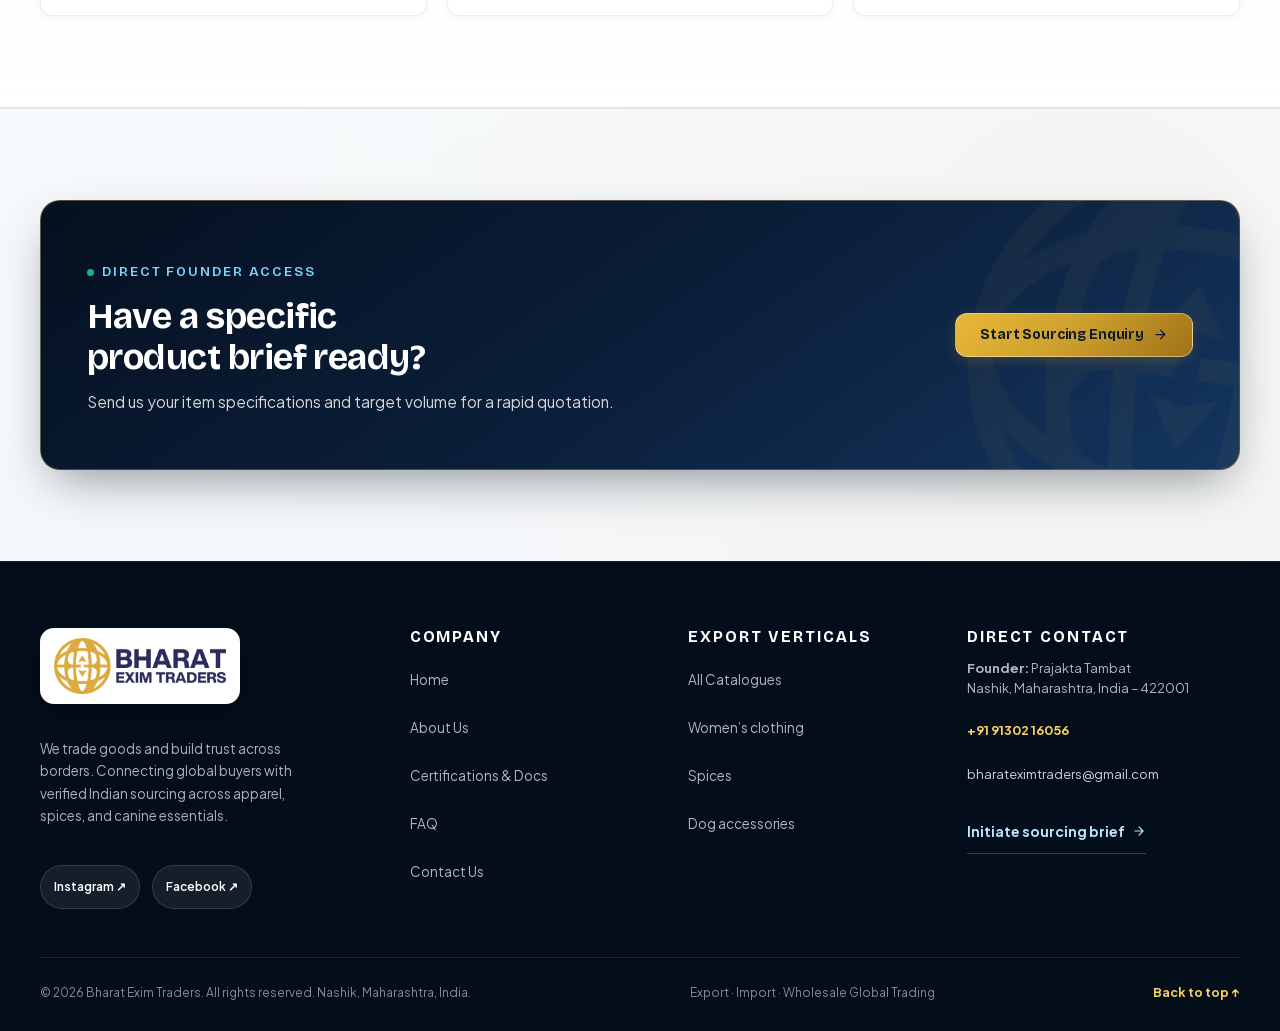
<file: bharat-exim-website 2/public_html/products.html>
<!doctype html>
<html lang="en">
<head>
  <meta charset="utf-8">
  <meta name="viewport" content="width=device-width, initial-scale=1">
  <title>Export Products &amp; Portfolios | Bharat Exim Traders</title>
  <meta name="description" content="Browse Bharat Exim Traders&#x27; three export portfolios: Indian spices, women&#x27;s apparel, and canine accessories. Tailored order quantities and strict quality control.">
  <meta name="keywords" content="Bharat Exim Traders, Indian spices exporter, womens clothing export India, dog accessories supplier, Nashik exim, spices wholesale India, international trade partner">
  <meta name="author" content="Bharat Exim Traders">
  <meta name="robots" content="index, follow, max-snippet:-1, max-image-preview:large, max-video-preview:-1">
  <link rel="canonical" href="https://bharateximtraders.com/products.html">
  <meta name="theme-color" content="#071529">

  <!-- Open Graph / Facebook -->
  <meta property="og:type" content="website">
  <meta property="og:url" content="https://bharateximtraders.com/products.html">
  <meta property="og:title" content="Export Products &amp; Portfolios | Bharat Exim Traders">
  <meta property="og:description" content="Browse Bharat Exim Traders&#x27; three export portfolios: Indian spices, women&#x27;s apparel, and canine accessories. Tailored order quantities and strict quality control.">
  <meta property="og:image" content="https://bharateximtraders.com/assets/hero.webp">
  <meta property="og:site_name" content="Bharat Exim Traders">
  <meta property="og:locale" content="en_US">

  <!-- Twitter -->
  <meta name="twitter:card" content="summary_large_image">
  <meta name="twitter:url" content="https://bharateximtraders.com/products.html">
  <meta name="twitter:title" content="Export Products &amp; Portfolios | Bharat Exim Traders">
  <meta name="twitter:description" content="Browse Bharat Exim Traders&#x27; three export portfolios: Indian spices, women&#x27;s apparel, and canine accessories. Tailored order quantities and strict quality control.">
  <meta name="twitter:image" content="https://bharateximtraders.com/assets/hero.webp">

  <!-- Favicon & Fonts -->
  <link rel="icon" type="image/svg+xml" href="assets/favicon.svg">
  <link rel="preload" href="assets/fonts/bricolage-grotesque-latin.woff2" as="font" type="font/woff2" crossorigin>
  <link rel="preload" href="assets/fonts/plus-jakarta-sans-latin.woff2" as="font" type="font/woff2" crossorigin>
  <link rel="stylesheet" href="fonts.css">
  <link rel="stylesheet" href="style.css">
  <link rel="stylesheet" href="enhance.css">

  <!-- Structured Data (JSON-LD) -->
  <script type="application/ld+json">
  {"@context": "https://schema.org", "@type": "Organization", "name": "Bharat Exim Traders", "alternateName": "Bharat Exim", "url": "https://bharateximtraders.com", "logo": "https://bharateximtraders.com/assets/favicon.svg", "description": "Leading Indian export-import trading company based in Nashik, Maharashtra. Exporter of Indian spices, women's ethnic and contemporary apparel, and durable dog accessories.", "founder": {"@type": "Person", "name": "Prajakta Tambat", "jobTitle": "Founder"}, "address": {"@type": "PostalAddress", "addressLocality": "Nashik", "addressRegion": "Maharashtra", "postalCode": "422001", "addressCountry": "IN"}, "contactPoint": {"@type": "ContactPoint", "telephone": "+91-9130216056", "contactType": "sales", "email": "bharateximtraders@gmail.com", "availableLanguage": ["English", "Hindi", "Marathi"]}, "sameAs": ["https://www.instagram.com/bharateximtraders/", "https://www.facebook.com/bharateximtraders/"]}
  </script>
</head>
<body id="top">
  <a class="skip-link" href="#main">Skip to main content</a>
<div id="scroll-progress" aria-hidden="true"></div>
<div class="topline">
  <div class="container">
    <div class="topline-badge"><span class="pulse-dot"></span> EXPORT · IMPORT · GLOBAL TRADING PARTNER</div>
    <div class="topline-contact">
      <a href="tel:+919130216056"><svg viewBox="0 0 24 24" fill="none" stroke="currentColor" stroke-width="1.8" stroke-linecap="round" stroke-linejoin="round" aria-hidden="true"><path d="M22 16.92v3a2 2 0 0 1-2.18 2 19.79 19.79 0 0 1-8.63-3.07 19.5 19.5 0 0 1-6-6 19.79 19.79 0 0 1-3.07-8.67A2 2 0 0 1 4.11 2h3a2 2 0 0 1 2 1.72 12.84 12.84 0 0 0 .7 2.81 2 2 0 0 1-.45 2.11L8.09 9.91a16 16 0 0 0 6 6l1.27-1.27a2 2 0 0 1 2.11-.45 12.84 12.84 0 0 0 2.81.7A2 2 0 0 1 22 16.92z"/></svg> +91 91302 16056</a>
    </div>
  </div>
</div>
<header>
  <div class="container header-inner">
    <a class="brand" href="index.html" aria-label="Bharat Exim Traders — Home">
      <img src="assets/logo.png" alt="Bharat Exim Traders" class="brand-logo-img" width="180" height="59">
    </a>
    <nav id="main-nav" aria-label="Primary navigation">
      <div class="mobile-nav-top">
        <img src="assets/logo.png" alt="Bharat Exim Traders" class="mobile-logo-img">
        <button class="menu-close-btn" aria-label="Close navigation menu">
          <svg viewBox="0 0 24 24" fill="none" stroke="currentColor" stroke-width="2" stroke-linecap="round" stroke-linejoin="round" aria-hidden="true"><line x1="18" y1="6" x2="6" y2="18"/><line x1="6" y1="6" x2="18" y2="18"/></svg>
        </button>
      </div>
      <div class="mobile-nav-links">
        <a href="index.html">Home</a><a href="about.html">About</a><div class="nav-group"><button class="sub-toggle" data-current="true" aria-expanded="false" aria-controls="product-menu"><span>Products</span><svg class="chevron" viewBox="0 0 20 20" fill="none" stroke="currentColor" stroke-width="2" aria-hidden="true"><path d="m5 7 5 5 5-5"/></svg></button><div id="product-menu" hidden><a href="products.html">All Products <svg viewBox="0 0 24 24" fill="none" stroke="currentColor" stroke-width="2" stroke-linecap="round" stroke-linejoin="round" aria-hidden="true"><path d="M5 12h14M12 5l7 7-7 7"/></svg></a><a href="clothing.html">Women’s clothing <svg viewBox="0 0 24 24" fill="none" stroke="currentColor" stroke-width="2" stroke-linecap="round" stroke-linejoin="round" aria-hidden="true"><path d="M5 12h14M12 5l7 7-7 7"/></svg></a><a href="spices.html">Spices <svg viewBox="0 0 24 24" fill="none" stroke="currentColor" stroke-width="2" stroke-linecap="round" stroke-linejoin="round" aria-hidden="true"><path d="M5 12h14M12 5l7 7-7 7"/></svg></a><a href="dog-accessories.html">Dog accessories <svg viewBox="0 0 24 24" fill="none" stroke="currentColor" stroke-width="2" stroke-linecap="round" stroke-linejoin="round" aria-hidden="true"><path d="M5 12h14M12 5l7 7-7 7"/></svg></a></div></div><a href="certifications.html">Certifications</a><a href="faq.html">FAQ</a><a href="contact.html">Contact</a>
      </div>
      <div class="nav-cta">
        <a class="btn btn-gold" href="contact.html"><span>Start Enquiry</span><i><svg viewBox="0 0 24 24" fill="none" stroke="currentColor" stroke-width="2" stroke-linecap="round" stroke-linejoin="round" aria-hidden="true"><path d="M5 12h14M12 5l7 7-7 7"/></svg></i></a>
      </div>
      <div class="mobile-nav-footer">
        <a class="mobile-contact-pill" href="tel:+919130216056"><svg viewBox="0 0 24 24" fill="none" stroke="currentColor" stroke-width="1.8" stroke-linecap="round" stroke-linejoin="round" aria-hidden="true"><path d="M22 16.92v3a2 2 0 0 1-2.18 2 19.79 19.79 0 0 1-8.63-3.07 19.5 19.5 0 0 1-6-6 19.79 19.79 0 0 1-3.07-8.67A2 2 0 0 1 4.11 2h3a2 2 0 0 1 2 1.72 12.84 12.84 0 0 0 .7 2.81 2 2 0 0 1-.45 2.11L8.09 9.91a16 16 0 0 0 6 6l1.27-1.27a2 2 0 0 1 2.11-.45 12.84 12.84 0 0 0 2.81.7A2 2 0 0 1 22 16.92z"/></svg> +91 91302 16056</a>
        <a class="mobile-contact-pill" href="mailto:bharateximtraders@gmail.com"><svg viewBox="0 0 24 24" fill="none" stroke="currentColor" stroke-width="1.8" stroke-linecap="round" stroke-linejoin="round" aria-hidden="true"><rect width="20" height="16" x="2" y="4" rx="2"/><path d="m22 7-8.97 5.7a1.94 1.94 0 0 1-2.06 0L2 7"/></svg> bharateximtraders@gmail.com</a>
      </div>
    </nav>
    <button class="menu-toggle" aria-label="Open navigation menu" aria-expanded="false" aria-controls="main-nav">
      <svg viewBox="0 0 24 24" fill="none" stroke="currentColor" stroke-width="2" stroke-linecap="round" stroke-linejoin="round" aria-hidden="true"><line x1="4" x2="20" y1="12" y2="12"/><line x1="4" x2="20" y1="6" y2="6"/><line x1="4" x2="20" y1="18" y2="18"/></svg>
    </button>
  </div>
</header>
  <main id="main" tabindex="-1">
    <section class="page-hero reveal">
  <div class="container">
    <div class="breadcrumbs">
      <a href="index.html">Home</a>
      <span class="sep">/</span>
      <span>Catalogues & Portfolios</span>
    </div>
    <div class="eyebrow"><span>Catalogues & Portfolios</span></div>
    <h1>Three export categories.<br>One direct point of contact.</h1>
    <p class="lead">Explore our dedicated export categories, each handled with strict quality parameters and custom market adaptation.</p>
  </div>
</section>

<section class="section">
  <div class="container">
    <div class="grid-3 reveal">
<article class="product-card">
  <div class="product-card-media">
    <img class="" src="assets/women.webp" srcset="assets/women-640.webp 640w, assets/women.webp 1536w" sizes="(max-width: 768px) 100vw, 50vw" width="1536" height="1024" alt="Women’s clothing sourcing" loading="lazy" decoding="async">
    <span class="product-card-tag">WOMEN’S APPAREL</span>
    <span class="product-card-num">01</span>
  </div>
  <div class="product-card-body">
    <h3><a href="clothing.html">Women’s clothing</a></h3>
    <p>Ethical Indian apparel, kurtas, and contemporary garments curated for international fashion buyers.</p>
    <ul class="product-card-highlights">
      <li><svg viewBox="0 0 20 20" fill="none" stroke="currentColor" stroke-width="2.2" stroke-linecap="round" stroke-linejoin="round" aria-hidden="true"><path d="m4 10 4 4 8-8"/></svg> <span>Artisan kurtas & sets</span></li><li><svg viewBox="0 0 20 20" fill="none" stroke="currentColor" stroke-width="2.2" stroke-linecap="round" stroke-linejoin="round" aria-hidden="true"><path d="m4 10 4 4 8-8"/></svg> <span>Custom fabric compositions</span></li><li><svg viewBox="0 0 20 20" fill="none" stroke="currentColor" stroke-width="2.2" stroke-linecap="round" stroke-linejoin="round" aria-hidden="true"><path d="m4 10 4 4 8-8"/></svg> <span>Destination size grading</span></li>
    </ul>
    <div class="product-card-footer">
      <a class="text-link" href="clothing.html">Explore category <i><svg viewBox="0 0 24 24" fill="none" stroke="currentColor" stroke-width="2" stroke-linecap="round" stroke-linejoin="round" aria-hidden="true"><path d="M5 12h14M12 5l7 7-7 7"/></svg></i></a>
      <a class="btn btn-outline" style="padding: 6px 16px; font-size: 13px;" href="contact.html?category=clothing">Enquire</a>
    </div>
  </div>
</article><article class="product-card">
  <div class="product-card-media">
    <img class="" src="assets/spice-life.webp" srcset="assets/spice-life-640.webp 640w, assets/spice-life.webp 1536w" sizes="(max-width: 768px) 100vw, 50vw" width="1536" height="1024" alt="Spices sourcing" loading="lazy" decoding="async">
    <span class="product-card-tag">AUTHENTIC SPICES</span>
    <span class="product-card-num">02</span>
  </div>
  <div class="product-card-body">
    <h3><a href="spices.html">Spices</a></h3>
    <p>Whole and ground authentic Indian spices direct from regional growers with rigorous testing.</p>
    <ul class="product-card-highlights">
      <li><svg viewBox="0 0 20 20" fill="none" stroke="currentColor" stroke-width="2.2" stroke-linecap="round" stroke-linejoin="round" aria-hidden="true"><path d="m4 10 4 4 8-8"/></svg> <span>Direct farm origin</span></li><li><svg viewBox="0 0 20 20" fill="none" stroke="currentColor" stroke-width="2.2" stroke-linecap="round" stroke-linejoin="round" aria-hidden="true"><path d="m4 10 4 4 8-8"/></svg> <span>Whole & micro-ground options</span></li><li><svg viewBox="0 0 20 20" fill="none" stroke="currentColor" stroke-width="2.2" stroke-linecap="round" stroke-linejoin="round" aria-hidden="true"><path d="m4 10 4 4 8-8"/></svg> <span>Aroma-sealed export packing</span></li>
    </ul>
    <div class="product-card-footer">
      <a class="text-link" href="spices.html">Explore category <i><svg viewBox="0 0 24 24" fill="none" stroke="currentColor" stroke-width="2" stroke-linecap="round" stroke-linejoin="round" aria-hidden="true"><path d="M5 12h14M12 5l7 7-7 7"/></svg></i></a>
      <a class="btn btn-outline" style="padding: 6px 16px; font-size: 13px;" href="contact.html?category=spices">Enquire</a>
    </div>
  </div>
</article><article class="product-card">
  <div class="product-card-media">
    <img class="" src="assets/dog-life.webp" srcset="assets/dog-life-640.webp 640w, assets/dog-life.webp 1536w" sizes="(max-width: 768px) 100vw, 50vw" width="1536" height="1024" alt="Dog accessories sourcing" loading="lazy" decoding="async">
    <span class="product-card-tag">CANINE ACCESSORIES</span>
    <span class="product-card-num">03</span>
  </div>
  <div class="product-card-body">
    <h3><a href="dog-accessories.html">Dog accessories</a></h3>
    <p>Durable collars, walking leads, and lifestyle pet gear designed for comfort and longevity.</p>
    <ul class="product-card-highlights">
      <li><svg viewBox="0 0 20 20" fill="none" stroke="currentColor" stroke-width="2.2" stroke-linecap="round" stroke-linejoin="round" aria-hidden="true"><path d="m4 10 4 4 8-8"/></svg> <span>Reinforced tensile hardware</span></li><li><svg viewBox="0 0 20 20" fill="none" stroke="currentColor" stroke-width="2.2" stroke-linecap="round" stroke-linejoin="round" aria-hidden="true"><path d="m4 10 4 4 8-8"/></svg> <span>Custom branding & colours</span></li><li><svg viewBox="0 0 20 20" fill="none" stroke="currentColor" stroke-width="2.2" stroke-linecap="round" stroke-linejoin="round" aria-hidden="true"><path d="m4 10 4 4 8-8"/></svg> <span>Ergonomic breathable fit</span></li>
    </ul>
    <div class="product-card-footer">
      <a class="text-link" href="dog-accessories.html">Explore category <i><svg viewBox="0 0 24 24" fill="none" stroke="currentColor" stroke-width="2" stroke-linecap="round" stroke-linejoin="round" aria-hidden="true"><path d="M5 12h14M12 5l7 7-7 7"/></svg></i></a>
      <a class="btn btn-outline" style="padding: 6px 16px; font-size: 13px;" href="contact.html?category=dog-accessories">Enquire</a>
    </div>
  </div>
</article>
</div>
  </div>
</section>

<section class="section soft">
  <div class="container">
    <div class="section-heading centered reveal">
      <div class="eyebrow"><span>SOURCING SPECIFICATION CHECKLIST</span></div>
      <h2>How we evaluate your custom brief.</h2>
      <p>To deliver an accurate quote and production lead-time, we review key commercial parameters with you.</p>
    </div>
    <div class="spec-grid reveal">
      <div class="spec-item-card">
        <strong>1. Material & Formulation</strong>
        <p>Fabric grade, yarn counts, spice varieties, mesh sizes, tensile strength of pet hardware, and custom finishes.</p>
      </div>
      <div class="spec-item-card">
        <strong>2. Packaging & Branding</strong>
        <p>Retail cartons, bulk vacuum packs, barcode labelling, language translations, and export container stuffing.</p>
      </div>
      <div class="spec-item-card">
        <strong>3. Destination Compliance</strong>
        <p>Target importing country, specific testing protocols, certification needs, and commercial delivery terms (FOB/CIF).</p>
      </div>
    </div>
  </div>
</section>
<section class="section">
  <div class="container">
    <div class="cta-banner card-mirrored-dark reveal">
      <div class="cta-banner-content">
        <div class="cta-copy">
          <div class="eyebrow dark"><span class="pulse-dot"></span><span>DIRECT FOUNDER ACCESS</span></div>
          <h2>Have a specific product brief ready?</h2>
          <p>Send us your item specifications and target volume for a rapid quotation.</p>
        </div>
        <div class="cta-actions">
          <a class="btn btn-gold" href="contact.html"><span>Start Sourcing Enquiry</span><i><svg viewBox="0 0 24 24" fill="none" stroke="currentColor" stroke-width="2" stroke-linecap="round" stroke-linejoin="round" aria-hidden="true"><path d="M5 12h14M12 5l7 7-7 7"/></svg></i></a>
        </div>
      </div>
    </div>
  </div>
</section>
  </main>
  <footer>
  <div class="container footer-grid">
    <div class="footer-col footer-brand-col">
      <a class="brand" href="index.html" aria-label="Bharat Exim Traders">
        <img src="assets/logo.png" alt="Bharat Exim Traders" class="brand-logo-img" width="180" height="59">
      </a>
      <p>We trade goods and build trust across borders. Connecting global buyers with verified Indian sourcing across apparel, spices, and canine essentials.</p>
      <div class="footer-social-links">
        <a class="social-pill" href="https://www.instagram.com/bharateximtraders/" target="_blank" rel="noopener noreferrer">Instagram ↗</a>
        <a class="social-pill" href="https://www.facebook.com/bharateximtraders/" target="_blank" rel="noopener noreferrer">Facebook ↗</a>
      </div>
    </div>
    <div class="footer-col">
      <h4>Company</h4>
      <ul class="footer-links">
        <li><a href="index.html">Home</a></li>
        <li><a href="about.html">About Us</a></li>
        <li><a href="certifications.html">Certifications & Docs</a></li>
        <li><a href="faq.html">FAQ</a></li>
        <li><a href="contact.html">Contact Us</a></li>
      </ul>
    </div>
    <div class="footer-col">
      <h4>Export Verticals</h4>
      <ul class="footer-links">
        <li><a href="products.html">All Catalogues</a></li>
        <li><a href="clothing.html">Women’s clothing</a></li><li><a href="spices.html">Spices</a></li><li><a href="dog-accessories.html">Dog accessories</a></li>
      </ul>
    </div>
    <div class="footer-col footer-contact-info">
      <h4>Direct Contact</h4>
      <p><strong>Founder:</strong> Prajakta Tambat<br>Nashik, Maharashtra, India – 422001</p>
      <p><a href="tel:+919130216056" style="color: var(--gold-300); font-weight: 700;">+91 91302 16056</a><br>
      <a href="mailto:bharateximtraders@gmail.com" style="color: rgba(255,255,255,0.8);">bharateximtraders@gmail.com</a></p>
      <div style="margin-top: 14px;">
        <a class="text-link dark" href="contact.html">Initiate sourcing brief <i><svg viewBox="0 0 24 24" fill="none" stroke="currentColor" stroke-width="2" stroke-linecap="round" stroke-linejoin="round" aria-hidden="true"><path d="M5 12h14M12 5l7 7-7 7"/></svg></i></a>
      </div>
    </div>
  </div>
  <div class="container footer-bottom">
    <span>© 2026 Bharat Exim Traders. All rights reserved. Nashik, Maharashtra, India.</span>
    <span>Export · Import · Wholesale Global Trading</span>
    <a class="back-to-top-btn" href="#top">Back to top ↑</a>
  </div>
</footer>
<a href="#top" id="floating-back-to-top" aria-label="Scroll back to top">
  <svg viewBox="0 0 24 24" fill="none" stroke="currentColor" stroke-width="2.5" stroke-linecap="round" stroke-linejoin="round" aria-hidden="true" style="width: 20px; height: 20px;"><path d="m18 15-6-6-6 6"/></svg>
</a>
  <script src="app.js"></script>
</body>
</html>
</file>
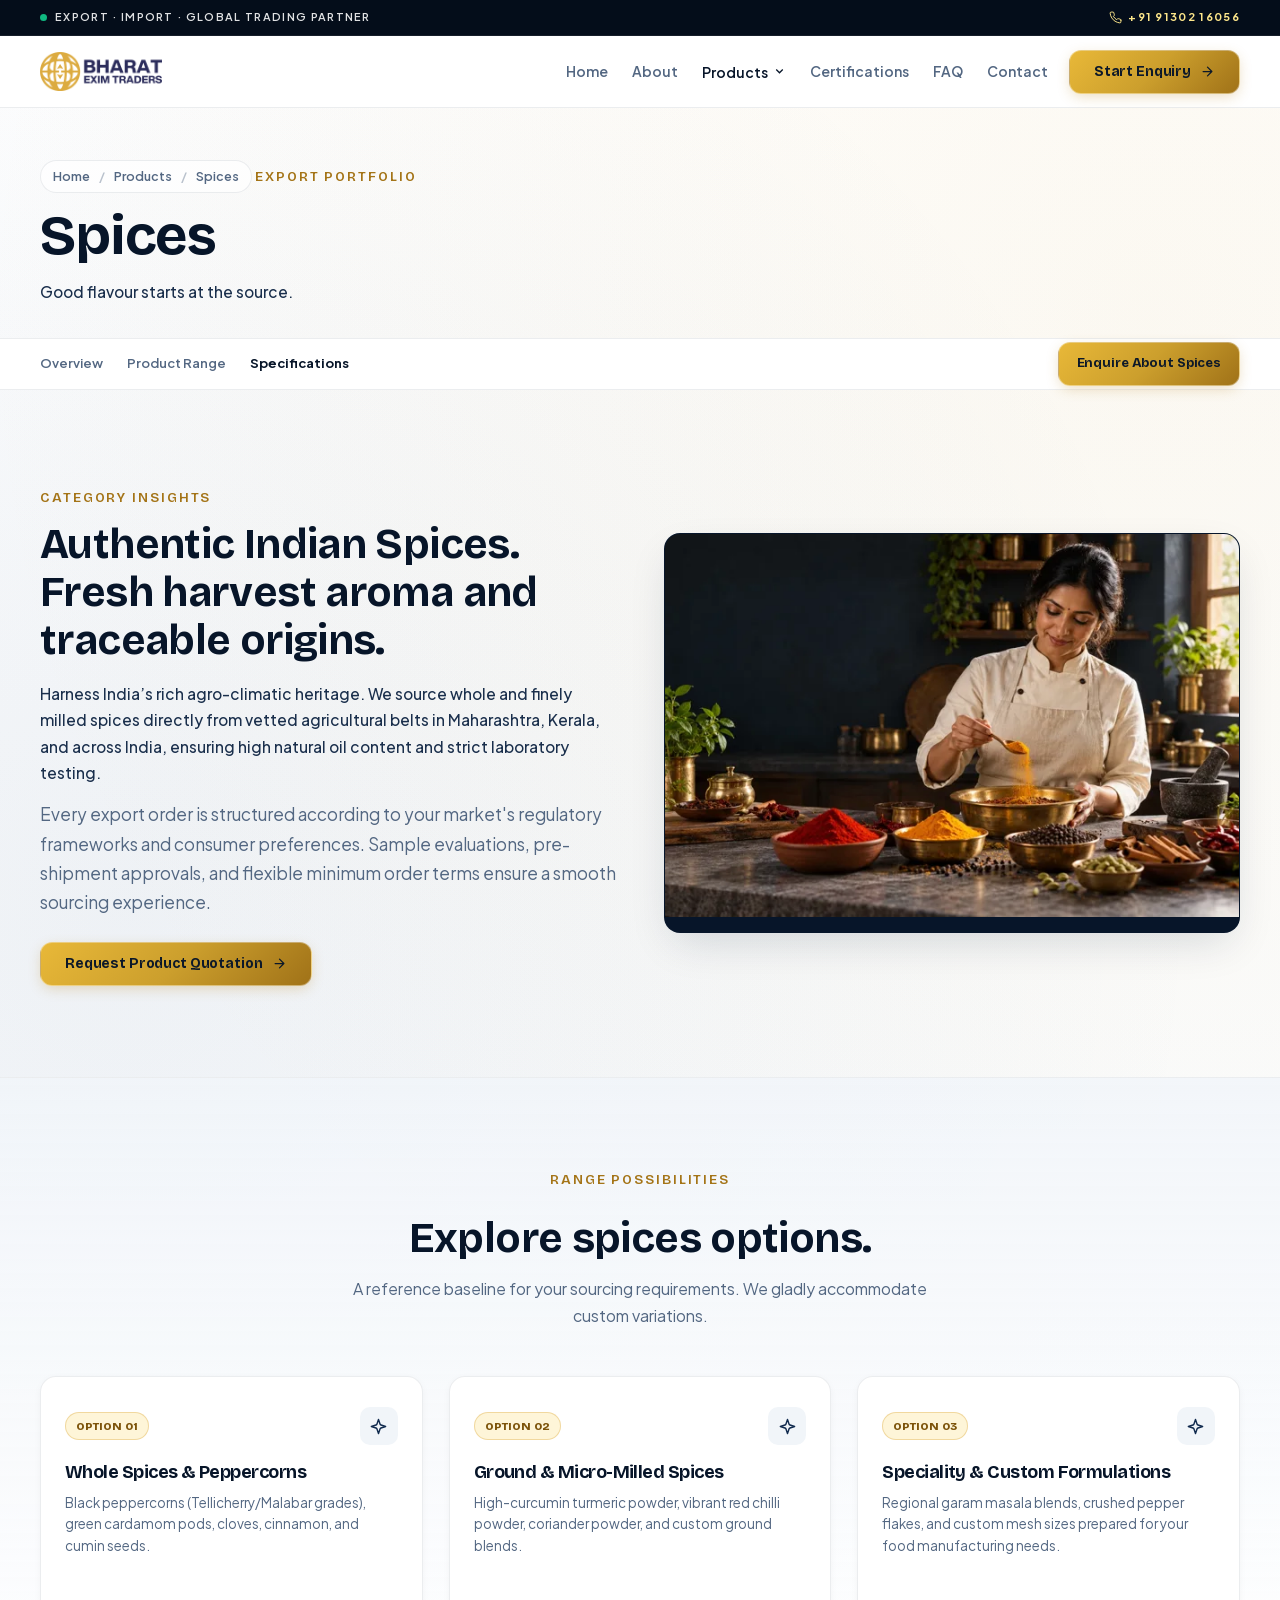
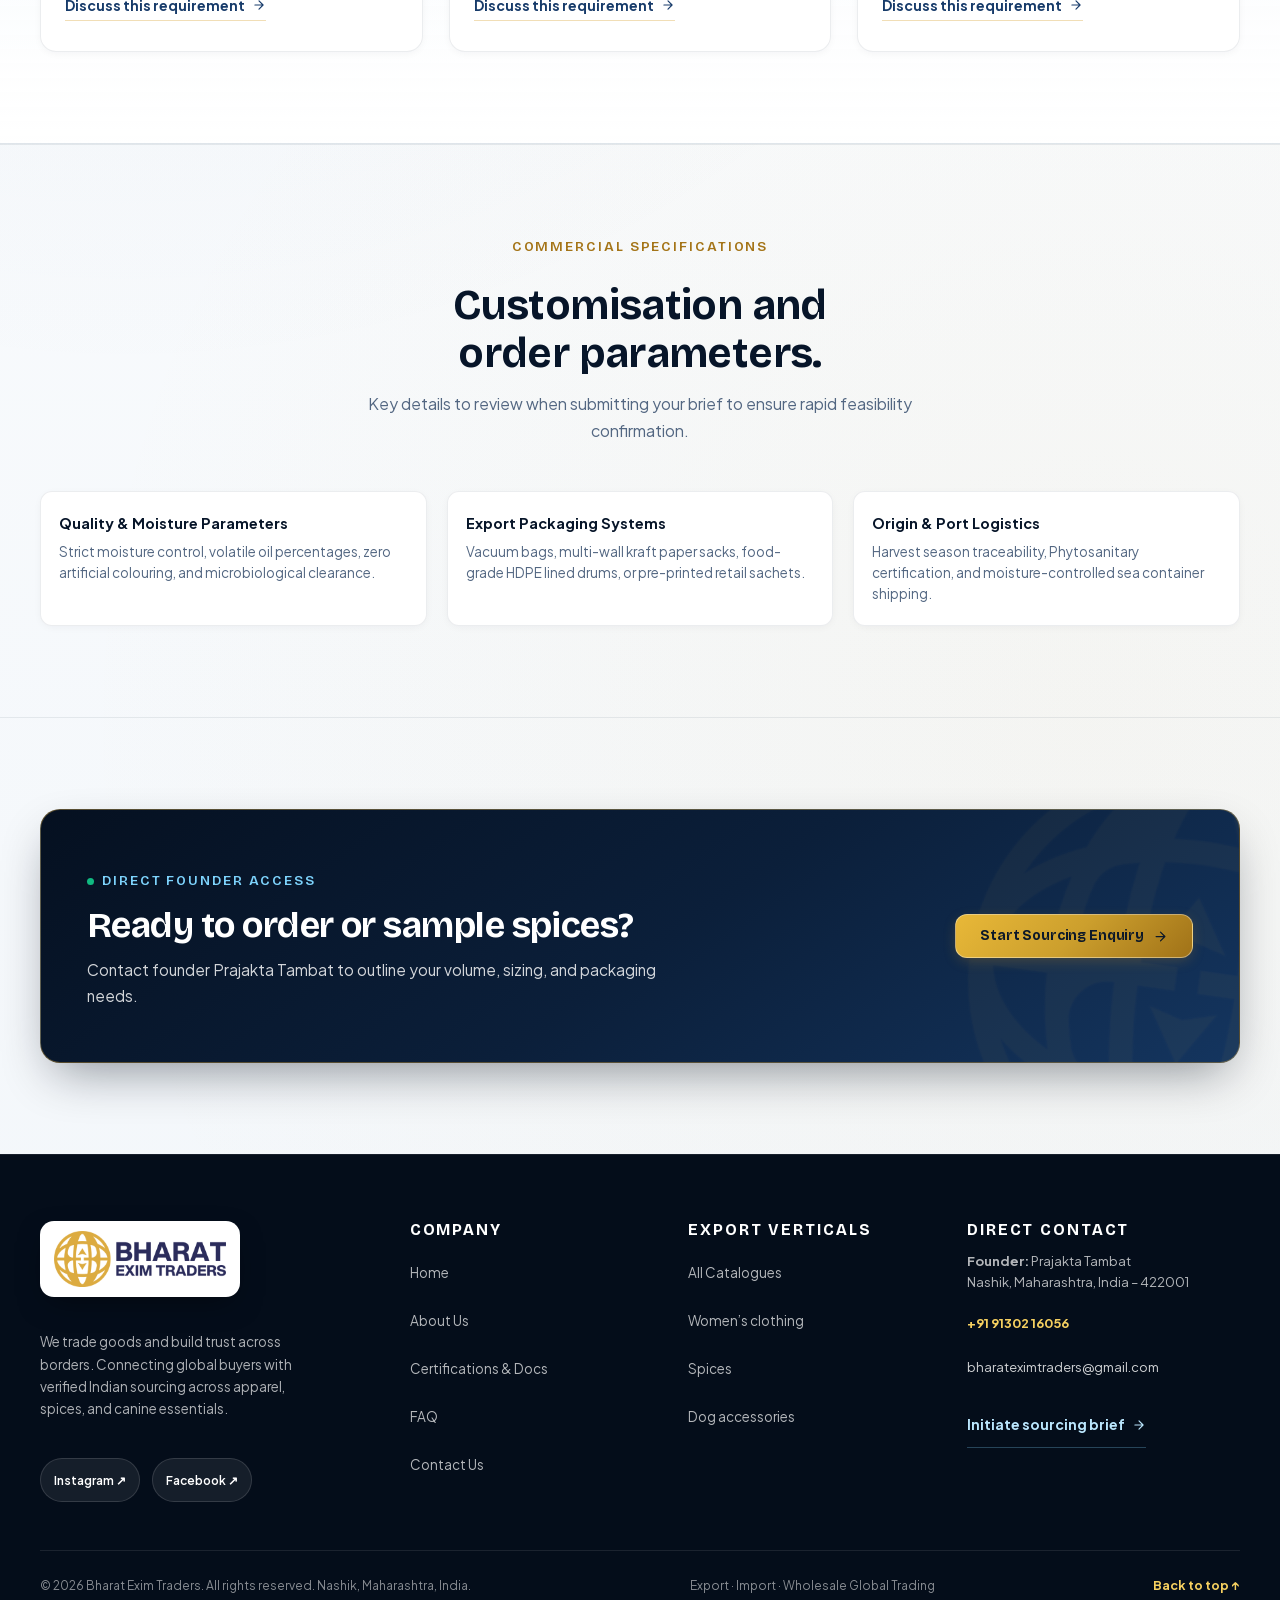
<file: bharat-exim-website 2/public_html/spices.html>
<!doctype html>
<html lang="en">
<head>
  <meta charset="utf-8">
  <meta name="viewport" content="width=device-width, initial-scale=1">
  <title>Spices Export | Bharat Exim Traders</title>
  <meta name="description" content="Sourcing verified Indian spices for global buyers. Custom packaging, technical specifications, and export documentation handled with direct founder care.">
  <meta name="keywords" content="Bharat Exim Traders, Indian spices exporter, womens clothing export India, dog accessories supplier, Nashik exim, spices wholesale India, international trade partner">
  <meta name="author" content="Bharat Exim Traders">
  <meta name="robots" content="index, follow, max-snippet:-1, max-image-preview:large, max-video-preview:-1">
  <link rel="canonical" href="https://bharateximtraders.com/spices.html">
  <meta name="theme-color" content="#071529">

  <!-- Open Graph / Facebook -->
  <meta property="og:type" content="website">
  <meta property="og:url" content="https://bharateximtraders.com/spices.html">
  <meta property="og:title" content="Spices Export | Bharat Exim Traders">
  <meta property="og:description" content="Sourcing verified Indian spices for global buyers. Custom packaging, technical specifications, and export documentation handled with direct founder care.">
  <meta property="og:image" content="https://bharateximtraders.com/assets/hero.webp">
  <meta property="og:site_name" content="Bharat Exim Traders">
  <meta property="og:locale" content="en_US">

  <!-- Twitter -->
  <meta name="twitter:card" content="summary_large_image">
  <meta name="twitter:url" content="https://bharateximtraders.com/spices.html">
  <meta name="twitter:title" content="Spices Export | Bharat Exim Traders">
  <meta name="twitter:description" content="Sourcing verified Indian spices for global buyers. Custom packaging, technical specifications, and export documentation handled with direct founder care.">
  <meta name="twitter:image" content="https://bharateximtraders.com/assets/hero.webp">

  <!-- Favicon & Fonts -->
  <link rel="icon" type="image/svg+xml" href="assets/favicon.svg">
  <link rel="preload" href="assets/fonts/bricolage-grotesque-latin.woff2" as="font" type="font/woff2" crossorigin>
  <link rel="preload" href="assets/fonts/plus-jakarta-sans-latin.woff2" as="font" type="font/woff2" crossorigin>
  <link rel="stylesheet" href="fonts.css">
  <link rel="stylesheet" href="style.css">
  <link rel="stylesheet" href="enhance.css">

  <!-- Structured Data (JSON-LD) -->
  <script type="application/ld+json">
  [{"@context": "https://schema.org", "@type": "Organization", "name": "Bharat Exim Traders", "alternateName": "Bharat Exim", "url": "https://bharateximtraders.com", "logo": "https://bharateximtraders.com/assets/favicon.svg", "description": "Leading Indian export-import trading company based in Nashik, Maharashtra. Exporter of Indian spices, women's ethnic and contemporary apparel, and durable dog accessories.", "founder": {"@type": "Person", "name": "Prajakta Tambat", "jobTitle": "Founder"}, "address": {"@type": "PostalAddress", "addressLocality": "Nashik", "addressRegion": "Maharashtra", "postalCode": "422001", "addressCountry": "IN"}, "contactPoint": {"@type": "ContactPoint", "telephone": "+91-9130216056", "contactType": "sales", "email": "bharateximtraders@gmail.com", "availableLanguage": ["English", "Hindi", "Marathi"]}, "sameAs": ["https://www.instagram.com/bharateximtraders/", "https://www.facebook.com/bharateximtraders/"]}, {"@context": "https://schema.org", "@type": "Product", "name": "Indian Spices — Bharat Exim Traders", "image": "https://bharateximtraders.com/assets/spice-life.webp", "description": "Whole and ground authentic Indian spices direct from regional growers with rigorous testing.", "brand": {"@type": "Brand", "name": "Bharat Exim Traders"}, "offers": {"@type": "AggregateOffer", "priceCurrency": "USD", "availability": "https://schema.org/InStock"}}]
  </script>
</head>
<body id="top">
  <a class="skip-link" href="#main">Skip to main content</a>
<div id="scroll-progress" aria-hidden="true"></div>
<div class="topline">
  <div class="container">
    <div class="topline-badge"><span class="pulse-dot"></span> EXPORT · IMPORT · GLOBAL TRADING PARTNER</div>
    <div class="topline-contact">
      <a href="tel:+919130216056"><svg viewBox="0 0 24 24" fill="none" stroke="currentColor" stroke-width="1.8" stroke-linecap="round" stroke-linejoin="round" aria-hidden="true"><path d="M22 16.92v3a2 2 0 0 1-2.18 2 19.79 19.79 0 0 1-8.63-3.07 19.5 19.5 0 0 1-6-6 19.79 19.79 0 0 1-3.07-8.67A2 2 0 0 1 4.11 2h3a2 2 0 0 1 2 1.72 12.84 12.84 0 0 0 .7 2.81 2 2 0 0 1-.45 2.11L8.09 9.91a16 16 0 0 0 6 6l1.27-1.27a2 2 0 0 1 2.11-.45 12.84 12.84 0 0 0 2.81.7A2 2 0 0 1 22 16.92z"/></svg> +91 91302 16056</a>
    </div>
  </div>
</div>
<header>
  <div class="container header-inner">
    <a class="brand" href="index.html" aria-label="Bharat Exim Traders — Home">
      <img src="assets/logo.png" alt="Bharat Exim Traders" class="brand-logo-img" width="180" height="59">
    </a>
    <nav id="main-nav" aria-label="Primary navigation">
      <div class="mobile-nav-top">
        <img src="assets/logo.png" alt="Bharat Exim Traders" class="mobile-logo-img">
        <button class="menu-close-btn" aria-label="Close navigation menu">
          <svg viewBox="0 0 24 24" fill="none" stroke="currentColor" stroke-width="2" stroke-linecap="round" stroke-linejoin="round" aria-hidden="true"><line x1="18" y1="6" x2="6" y2="18"/><line x1="6" y1="6" x2="18" y2="18"/></svg>
        </button>
      </div>
      <div class="mobile-nav-links">
        <a href="index.html">Home</a><a href="about.html">About</a><div class="nav-group"><button class="sub-toggle" data-current="true" aria-expanded="false" aria-controls="product-menu"><span>Products</span><svg class="chevron" viewBox="0 0 20 20" fill="none" stroke="currentColor" stroke-width="2" aria-hidden="true"><path d="m5 7 5 5 5-5"/></svg></button><div id="product-menu" hidden><a href="products.html">All Products <svg viewBox="0 0 24 24" fill="none" stroke="currentColor" stroke-width="2" stroke-linecap="round" stroke-linejoin="round" aria-hidden="true"><path d="M5 12h14M12 5l7 7-7 7"/></svg></a><a href="clothing.html">Women’s clothing <svg viewBox="0 0 24 24" fill="none" stroke="currentColor" stroke-width="2" stroke-linecap="round" stroke-linejoin="round" aria-hidden="true"><path d="M5 12h14M12 5l7 7-7 7"/></svg></a><a href="spices.html">Spices <svg viewBox="0 0 24 24" fill="none" stroke="currentColor" stroke-width="2" stroke-linecap="round" stroke-linejoin="round" aria-hidden="true"><path d="M5 12h14M12 5l7 7-7 7"/></svg></a><a href="dog-accessories.html">Dog accessories <svg viewBox="0 0 24 24" fill="none" stroke="currentColor" stroke-width="2" stroke-linecap="round" stroke-linejoin="round" aria-hidden="true"><path d="M5 12h14M12 5l7 7-7 7"/></svg></a></div></div><a href="certifications.html">Certifications</a><a href="faq.html">FAQ</a><a href="contact.html">Contact</a>
      </div>
      <div class="nav-cta">
        <a class="btn btn-gold" href="contact.html"><span>Start Enquiry</span><i><svg viewBox="0 0 24 24" fill="none" stroke="currentColor" stroke-width="2" stroke-linecap="round" stroke-linejoin="round" aria-hidden="true"><path d="M5 12h14M12 5l7 7-7 7"/></svg></i></a>
      </div>
      <div class="mobile-nav-footer">
        <a class="mobile-contact-pill" href="tel:+919130216056"><svg viewBox="0 0 24 24" fill="none" stroke="currentColor" stroke-width="1.8" stroke-linecap="round" stroke-linejoin="round" aria-hidden="true"><path d="M22 16.92v3a2 2 0 0 1-2.18 2 19.79 19.79 0 0 1-8.63-3.07 19.5 19.5 0 0 1-6-6 19.79 19.79 0 0 1-3.07-8.67A2 2 0 0 1 4.11 2h3a2 2 0 0 1 2 1.72 12.84 12.84 0 0 0 .7 2.81 2 2 0 0 1-.45 2.11L8.09 9.91a16 16 0 0 0 6 6l1.27-1.27a2 2 0 0 1 2.11-.45 12.84 12.84 0 0 0 2.81.7A2 2 0 0 1 22 16.92z"/></svg> +91 91302 16056</a>
        <a class="mobile-contact-pill" href="mailto:bharateximtraders@gmail.com"><svg viewBox="0 0 24 24" fill="none" stroke="currentColor" stroke-width="1.8" stroke-linecap="round" stroke-linejoin="round" aria-hidden="true"><rect width="20" height="16" x="2" y="4" rx="2"/><path d="m22 7-8.97 5.7a1.94 1.94 0 0 1-2.06 0L2 7"/></svg> bharateximtraders@gmail.com</a>
      </div>
    </nav>
    <button class="menu-toggle" aria-label="Open navigation menu" aria-expanded="false" aria-controls="main-nav">
      <svg viewBox="0 0 24 24" fill="none" stroke="currentColor" stroke-width="2" stroke-linecap="round" stroke-linejoin="round" aria-hidden="true"><line x1="4" x2="20" y1="12" y2="12"/><line x1="4" x2="20" y1="6" y2="6"/><line x1="4" x2="20" y1="18" y2="18"/></svg>
    </button>
  </div>
</header>
  <main id="main" tabindex="-1">
    <section class="page-hero reveal">
  <div class="container">
    <div class="breadcrumbs">
      <a href="index.html">Home</a>
      <span class="sep">/</span>
      <a href="products.html">Products</a>
      <span class="sep">/</span>
      <span>Spices</span>
    </div>
    <div class="eyebrow"><span>EXPORT PORTFOLIO</span></div>
    <h1>Spices</h1>
    <p class="lead">Good flavour starts at the source.</p>
  </div>
</section>

<div class="category-anchor-nav">
  <div class="container category-anchor-inner">
    <div class="anchor-links">
      <a href="#overview">Overview</a>
      <a href="#range">Product Range</a>
      <a href="#specs">Specifications</a>
    </div>
    <div>
      <a class="btn btn-gold" style="padding: 8px 18px; font-size: 13px;" href="contact.html?category=spices">Enquire About Spices</a>
    </div>
  </div>
</div>

<section class="section" id="overview">
  <div class="container">
    <div class="grid-2 reveal">
      <div>
        <div class="eyebrow"><span>CATEGORY INSIGHTS</span></div>
        <h2>Authentic Indian Spices.<br>Fresh harvest aroma and traceable origins.</h2>
        <p class="lead" style="margin-top: 16px;">Harness India’s rich agro-climatic heritage. We source whole and finely milled spices directly from vetted agricultural belts in Maharashtra, Kerala, and across India, ensuring high natural oil content and strict laboratory testing.</p>
        <p style="margin-top: 14px;">Every export order is structured according to your market's regulatory frameworks and consumer preferences. Sample evaluations, pre-shipment approvals, and flexible minimum order terms ensure a smooth sourcing experience.</p>
        <div style="margin-top: 24px;">
          <a class="btn btn-gold" href="contact.html?category=spices"><span>Request Product Quotation</span><i><svg viewBox="0 0 24 24" fill="none" stroke="currentColor" stroke-width="2" stroke-linecap="round" stroke-linejoin="round" aria-hidden="true"><path d="M5 12h14M12 5l7 7-7 7"/></svg></i></a>
        </div>
      </div>
      <div class="hero-image-frame" style="min-height: 400px;">
        <img class="" src="assets/spice-life.webp" srcset="assets/spice-life-640.webp 640w, assets/spice-life.webp 1536w" sizes="(max-width: 768px) 100vw, 50vw" width="1536" height="1024" alt="Spices export photography" loading="lazy" decoding="async">
      </div>
    </div>
  </div>
</section>

<section class="section soft" id="range">
  <div class="container">
    <div class="section-heading centered reveal">
      <div class="eyebrow"><span>RANGE POSSIBILITIES</span></div>
      <h2>Explore spices options.</h2>
      <p>A reference baseline for your sourcing requirements. We gladly accommodate custom variations.</p>
    </div>
    <div class="grid-3 reveal">
      <article class="workflow-card">
        <div class="workflow-header">
          <span class="workflow-step-badge">OPTION 01</span>
          <div class="workflow-icon-wrap"><svg viewBox="0 0 24 24" fill="none" stroke="currentColor" stroke-width="1.8" stroke-linecap="round" stroke-linejoin="round" aria-hidden="true"><path d="m12 3-1.912 5.813a2 2 0 0 1-1.275 1.275L3 12l5.813 1.912a2 2 0 0 1 1.275 1.275L12 21l1.912-5.813a2 2 0 0 1 1.275-1.275L21 12l-5.813-1.912a2 2 0 0 1-1.275-1.275L12 3Z"/></svg></div>
        </div>
        <h3>Whole Spices & Peppercorns</h3>
        <p>Black peppercorns (Tellicherry/Malabar grades), green cardamom pods, cloves, cinnamon, and cumin seeds.</p>
        <div style="margin-top: 20px;">
          <a class="text-link" href="contact.html?category=spices">Discuss this requirement <i><svg viewBox="0 0 24 24" fill="none" stroke="currentColor" stroke-width="2" stroke-linecap="round" stroke-linejoin="round" aria-hidden="true"><path d="M5 12h14M12 5l7 7-7 7"/></svg></i></a>
        </div>
      </article><article class="workflow-card">
        <div class="workflow-header">
          <span class="workflow-step-badge">OPTION 02</span>
          <div class="workflow-icon-wrap"><svg viewBox="0 0 24 24" fill="none" stroke="currentColor" stroke-width="1.8" stroke-linecap="round" stroke-linejoin="round" aria-hidden="true"><path d="m12 3-1.912 5.813a2 2 0 0 1-1.275 1.275L3 12l5.813 1.912a2 2 0 0 1 1.275 1.275L12 21l1.912-5.813a2 2 0 0 1 1.275-1.275L21 12l-5.813-1.912a2 2 0 0 1-1.275-1.275L12 3Z"/></svg></div>
        </div>
        <h3>Ground & Micro-Milled Spices</h3>
        <p>High-curcumin turmeric powder, vibrant red chilli powder, coriander powder, and custom ground blends.</p>
        <div style="margin-top: 20px;">
          <a class="text-link" href="contact.html?category=spices">Discuss this requirement <i><svg viewBox="0 0 24 24" fill="none" stroke="currentColor" stroke-width="2" stroke-linecap="round" stroke-linejoin="round" aria-hidden="true"><path d="M5 12h14M12 5l7 7-7 7"/></svg></i></a>
        </div>
      </article><article class="workflow-card">
        <div class="workflow-header">
          <span class="workflow-step-badge">OPTION 03</span>
          <div class="workflow-icon-wrap"><svg viewBox="0 0 24 24" fill="none" stroke="currentColor" stroke-width="1.8" stroke-linecap="round" stroke-linejoin="round" aria-hidden="true"><path d="m12 3-1.912 5.813a2 2 0 0 1-1.275 1.275L3 12l5.813 1.912a2 2 0 0 1 1.275 1.275L12 21l1.912-5.813a2 2 0 0 1 1.275-1.275L21 12l-5.813-1.912a2 2 0 0 1-1.275-1.275L12 3Z"/></svg></div>
        </div>
        <h3>Speciality & Custom Formulations</h3>
        <p>Regional garam masala blends, crushed pepper flakes, and custom mesh sizes prepared for your food manufacturing needs.</p>
        <div style="margin-top: 20px;">
          <a class="text-link" href="contact.html?category=spices">Discuss this requirement <i><svg viewBox="0 0 24 24" fill="none" stroke="currentColor" stroke-width="2" stroke-linecap="round" stroke-linejoin="round" aria-hidden="true"><path d="M5 12h14M12 5l7 7-7 7"/></svg></i></a>
        </div>
      </article>
    </div>
  </div>
</section>

<section class="section" id="specs">
  <div class="container">
    <div class="section-heading centered reveal">
      <div class="eyebrow"><span>COMMERCIAL SPECIFICATIONS</span></div>
      <h2>Customisation and order parameters.</h2>
      <p>Key details to review when submitting your brief to ensure rapid feasibility confirmation.</p>
    </div>
    <div class="spec-grid reveal">
      <div class="spec-item-card">
        <strong>Quality & Moisture Parameters</strong>
        <p>Strict moisture control, volatile oil percentages, zero artificial colouring, and microbiological clearance.</p>
      </div><div class="spec-item-card">
        <strong>Export Packaging Systems</strong>
        <p>Vacuum bags, multi-wall kraft paper sacks, food-grade HDPE lined drums, or pre-printed retail sachets.</p>
      </div><div class="spec-item-card">
        <strong>Origin & Port Logistics</strong>
        <p>Harvest season traceability, Phytosanitary certification, and moisture-controlled sea container shipping.</p>
      </div>
    </div>
  </div>
</section>
<section class="section">
  <div class="container">
    <div class="cta-banner card-mirrored-dark reveal">
      <div class="cta-banner-content">
        <div class="cta-copy">
          <div class="eyebrow dark"><span class="pulse-dot"></span><span>DIRECT FOUNDER ACCESS</span></div>
          <h2>Ready to order or sample spices?</h2>
          <p>Contact founder Prajakta Tambat to outline your volume, sizing, and packaging needs.</p>
        </div>
        <div class="cta-actions">
          <a class="btn btn-gold" href="contact.html?category=spices"><span>Start Sourcing Enquiry</span><i><svg viewBox="0 0 24 24" fill="none" stroke="currentColor" stroke-width="2" stroke-linecap="round" stroke-linejoin="round" aria-hidden="true"><path d="M5 12h14M12 5l7 7-7 7"/></svg></i></a>
        </div>
      </div>
    </div>
  </div>
</section>
  </main>
  <footer>
  <div class="container footer-grid">
    <div class="footer-col footer-brand-col">
      <a class="brand" href="index.html" aria-label="Bharat Exim Traders">
        <img src="assets/logo.png" alt="Bharat Exim Traders" class="brand-logo-img" width="180" height="59">
      </a>
      <p>We trade goods and build trust across borders. Connecting global buyers with verified Indian sourcing across apparel, spices, and canine essentials.</p>
      <div class="footer-social-links">
        <a class="social-pill" href="https://www.instagram.com/bharateximtraders/" target="_blank" rel="noopener noreferrer">Instagram ↗</a>
        <a class="social-pill" href="https://www.facebook.com/bharateximtraders/" target="_blank" rel="noopener noreferrer">Facebook ↗</a>
      </div>
    </div>
    <div class="footer-col">
      <h4>Company</h4>
      <ul class="footer-links">
        <li><a href="index.html">Home</a></li>
        <li><a href="about.html">About Us</a></li>
        <li><a href="certifications.html">Certifications & Docs</a></li>
        <li><a href="faq.html">FAQ</a></li>
        <li><a href="contact.html">Contact Us</a></li>
      </ul>
    </div>
    <div class="footer-col">
      <h4>Export Verticals</h4>
      <ul class="footer-links">
        <li><a href="products.html">All Catalogues</a></li>
        <li><a href="clothing.html">Women’s clothing</a></li><li><a href="spices.html">Spices</a></li><li><a href="dog-accessories.html">Dog accessories</a></li>
      </ul>
    </div>
    <div class="footer-col footer-contact-info">
      <h4>Direct Contact</h4>
      <p><strong>Founder:</strong> Prajakta Tambat<br>Nashik, Maharashtra, India – 422001</p>
      <p><a href="tel:+919130216056" style="color: var(--gold-300); font-weight: 700;">+91 91302 16056</a><br>
      <a href="mailto:bharateximtraders@gmail.com" style="color: rgba(255,255,255,0.8);">bharateximtraders@gmail.com</a></p>
      <div style="margin-top: 14px;">
        <a class="text-link dark" href="contact.html">Initiate sourcing brief <i><svg viewBox="0 0 24 24" fill="none" stroke="currentColor" stroke-width="2" stroke-linecap="round" stroke-linejoin="round" aria-hidden="true"><path d="M5 12h14M12 5l7 7-7 7"/></svg></i></a>
      </div>
    </div>
  </div>
  <div class="container footer-bottom">
    <span>© 2026 Bharat Exim Traders. All rights reserved. Nashik, Maharashtra, India.</span>
    <span>Export · Import · Wholesale Global Trading</span>
    <a class="back-to-top-btn" href="#top">Back to top ↑</a>
  </div>
</footer>
<a href="#top" id="floating-back-to-top" aria-label="Scroll back to top">
  <svg viewBox="0 0 24 24" fill="none" stroke="currentColor" stroke-width="2.5" stroke-linecap="round" stroke-linejoin="round" aria-hidden="true" style="width: 20px; height: 20px;"><path d="m18 15-6-6-6 6"/></svg>
</a>
  <script src="app.js"></script>
</body>
</html>
</file>
<file: bharat-exim-website 2/public_html/fonts.css>
@font-face {
  font-family: "Bricolage Grotesque";
  src: url("assets/fonts/bricolage-grotesque-latin.woff2") format("woff2");
  font-style: normal;
  font-weight: 500 800;
  font-display: swap;
}

@font-face {
  font-family: "Plus Jakarta Sans";
  src: url("assets/fonts/plus-jakarta-sans-latin.woff2") format("woff2");
  font-style: normal;
  font-weight: 400 700;
  font-display: swap;
}

/* Fallback mappings if any element references inter / playfair */
@font-face {
  font-family: "inter";
  src: url("assets/fonts/plus-jakarta-sans-latin.woff2") format("woff2");
  font-style: normal;
  font-weight: 400 700;
  font-display: swap;
}
@font-face {
  font-family: "playfair-display";
  src: url("assets/fonts/bricolage-grotesque-latin.woff2") format("woff2");
  font-style: normal;
  font-weight: 500 800;
  font-display: swap;
}
</file>
<file: bharat-exim-website 2/public_html/style.css>
/* ==========================================================================
   BHARAT EXIM TRADERS — PREMIUM DESIGN SYSTEM
   Senior UI/UX — Pixel-Perfect Symmetry, Gold + Navy Brand, Mobile-First
   ========================================================================== */

:root {
  --navy-950: #040d1a;
  --navy-900: #071529;
  --navy-850: #0b1f3a;
  --navy-800: #102a4e;
  --navy-700: #173b6a;
  --navy-600: #22518e;
  --navy-500: #316bb3;

  --gold-100: #fef5d8;
  --gold-200: #fde68a;
  --gold-300: #f6d060;
  --gold-400: #daa93f;
  --gold-500: #c59329;
  --gold-600: #a47417;
  --gold-700: #7d540b;

  --blue-light-100: #e0f2fe;
  --blue-light-200: #bae6fd;
  --blue-light-300: #7dd3fc;
  --blue-soft-border: rgba(125,211,252,0.28);

  --bg-canvas: #ffffff;
  --bg-surface: #f8fafc;
  --bg-subtle: #f1f5f9;

  --text-main: #0c1829;
  --text-lead: #1a2f4c;
  --text-muted: #536782;
  --text-white: #ffffff;

  --border-subtle: rgba(11,31,58,0.08);
  --border-gold: rgba(218,169,63,0.38);
  --border-gold-strong: rgba(218,169,63,0.75);
  --border-glass: rgba(255,255,255,0.22);

  --gradient-gold: linear-gradient(135deg, #fce293 0%, #daa93f 50%, #9e7518 100%);
  --gradient-gold-soft: linear-gradient(135deg, rgba(254,245,216,0.25) 0%, rgba(218,169,63,0.08) 100%);
  --gradient-hero: linear-gradient(145deg, #051020 0%, #0b1f3a 52%, #14355f 100%);
  --gradient-card-dark: linear-gradient(150deg, #071529 0%, #0c203b 55%, #15355c 100%);
  --gradient-accent-bar: linear-gradient(90deg, #daa93f 0%, #fef5d8 50%, #daa93f 100%);
  --gradient-ambient-mesh:
    radial-gradient(circle at 90% 10%, rgba(218,169,63,0.07) 0%, transparent 38%),
    radial-gradient(circle at 10% 28%, rgba(23,59,106,0.06) 0%, transparent 42%),
    radial-gradient(circle at 85% 72%, rgba(218,169,63,0.05) 0%, transparent 40%),
    linear-gradient(180deg, #ffffff 0%, #f9fbfd 45%, #f2f6fa 100%);

  --shadow-sm: 0 2px 10px -2px rgba(11,31,58,0.06);
  --shadow-md: 0 8px 24px -6px rgba(11,31,58,0.09);
  --shadow-lg: 0 16px 40px -10px rgba(11,31,58,0.12);
  --shadow-gold: 0 4px 16px -2px rgba(184,134,34,0.35);
  --shadow-dark: 0 20px 50px -14px rgba(4,13,26,0.45);

  --radius-full: 9999px;
  --radius-2xl: 20px;
  --radius-xl: 16px;
  --radius-lg: 12px;
  --radius-md: 10px;
  --radius-sm: 6px;

  --display: "Bricolage Grotesque", -apple-system, BlinkMacSystemFont, "Segoe UI", Roboto, sans-serif;
  --body: "Plus Jakarta Sans", -apple-system, BlinkMacSystemFont, "Segoe UI", Roboto, sans-serif;

  --header-height: 72px;
  --header-height-scrolled: 60px;
  --container-max: 1280px;
}

/* ===== RESET ===== */
*, *::before, *::after { box-sizing: border-box; margin: 0; padding: 0; }

html {
  scroll-behavior: smooth;
  scroll-padding-top: 84px;
  -webkit-text-size-adjust: 100%;
}

body {
  font-family: var(--body);
  font-size: 16px;
  line-height: 1.65;
  color: var(--text-main);
  background: var(--gradient-ambient-mesh);
  overflow-x: hidden;
  -webkit-font-smoothing: antialiased;
  -moz-osx-font-smoothing: grayscale;
}

img { display: block; max-width: 100%; height: auto; }

a {
  color: inherit;
  text-decoration: none;
  transition: color 0.2s ease, opacity 0.2s ease;
}

button, input, select, textarea {
  font-family: inherit;
  font-size: inherit;
  color: inherit;
  border: none;
  background: none;
}

button { cursor: pointer; }

/* ===== SCROLL PROGRESS ===== */
#scroll-progress {
  position: fixed;
  top: 0; left: 0;
  width: 0%;
  height: 3px;
  background: var(--gradient-accent-bar);
  z-index: 1000;
  transition: width 0.08s linear;
  box-shadow: 0 0 10px rgba(218,169,63,0.6);
}

/* ===== TYPOGRAPHY ===== */
h1, h2, h3, h4, h5, h6 {
  font-family: var(--display);
  font-weight: 700;
  color: var(--navy-900);
  line-height: 1.15;
  letter-spacing: -0.03em;
  text-wrap: balance;
}

h1 { font-size: clamp(32px, 4vw, 54px); line-height: 1.06; letter-spacing: -0.04em; }
h2 { font-size: clamp(24px, 2.8vw, 38px); line-height: 1.18; }
h3 { font-size: clamp(17px, 1.6vw, 22px); line-height: 1.28; }

p { color: var(--text-muted); line-height: 1.7; }

p.lead {
  font-size: clamp(15.5px, 1.1vw, 18px);
  line-height: 1.7;
  color: var(--text-lead);
  font-weight: 500;
}

/* ===== GOLD TEXT ===== */
.gold-gradient-text {
  background: var(--gradient-gold);
  -webkit-background-clip: text;
  -webkit-text-fill-color: transparent;
  display: inline;
}

/* ===== EYEBROW ===== */
.eyebrow {
  display: inline-flex;
  align-items: center;
  gap: 8px;
  font-family: var(--display);
  font-size: 11px;
  font-weight: 800;
  letter-spacing: 0.18em;
  text-transform: uppercase;
  color: var(--gold-600);
  margin-bottom: 12px;
}
.eyebrow.dark { color: var(--blue-light-300); }

/* ===== PULSE DOT ===== */
.pulse-dot {
  width: 7px; height: 7px;
  border-radius: 50%;
  background: #10b981;
  box-shadow: 0 0 0 0 rgba(16,185,129,0.7);
  animation: pulse-ring 2s infinite cubic-bezier(0.4,0,0.6,1);
  flex-shrink: 0;
}

@keyframes pulse-ring {
  0%   { box-shadow: 0 0 0 0 rgba(16,185,129,0.7); }
  70%  { box-shadow: 0 0 0 7px rgba(16,185,129,0); }
  100% { box-shadow: 0 0 0 0 rgba(16,185,129,0); }
}

/* ===== LAYOUT ===== */
.container {
  width: min(var(--container-max), calc(100% - 48px));
  margin-inline: auto;
}

.section {
  padding: 80px 0;
  position: relative;
}

.section.soft {
  background: linear-gradient(180deg, rgba(241,245,250,0.8) 0%, rgba(255,255,255,0.98) 100%);
  border-top: 1px solid var(--border-subtle);
  border-bottom: 1px solid var(--border-subtle);
}

.section.dark {
  background: var(--gradient-hero);
  color: var(--text-white);
}

.section.dark h2,
.section.dark h3 { color: var(--text-white); }
.section.dark p { color: rgba(255,255,255,0.82); }

/* ===== GRIDS ===== */
.grid-2 {
  display: grid;
  grid-template-columns: repeat(2, 1fr);
  gap: 48px;
  align-items: center;
}

.grid-3 {
  display: grid;
  grid-template-columns: repeat(3, 1fr);
  gap: 26px;
  align-items: stretch;
}

.grid-4 {
  display: grid;
  grid-template-columns: repeat(4, 1fr);
  gap: 20px;
  align-items: stretch;
}

/* ===== SECTION HEADING ===== */
.section-heading {
  display: flex;
  justify-content: space-between;
  align-items: flex-end;
  gap: 28px;
  margin-bottom: 38px;
}

.section-heading.centered {
  flex-direction: column;
  align-items: center;
  text-align: center;
  max-width: 660px;
  margin-inline: auto;
  margin-bottom: 46px;
}

.section-heading.centered p { font-size: 16px; max-width: 580px; }

/* ===== WATERMARK BACKGROUNDS ===== */
.hero-watermark-bg {
  position: absolute;
  top: 50%; right: 3%;
  transform: translateY(-50%) scaleX(-1);
  width: 520px; height: 520px;
  background-image: url('assets/logo-emblem.png');
  background-size: contain;
  background-repeat: no-repeat;
  background-position: center;
  opacity: 0.025;
  filter: grayscale(1) brightness(1.1);
  pointer-events: none;
  z-index: 0;
}

.card-mirrored-dark {
  position: relative;
  overflow: hidden;
  isolation: isolate;
}

.card-mirrored-dark::before {
  content: "";
  position: absolute;
  top: -20%; right: -14%;
  width: 440px; height: 440px;
  background-image: url('assets/logo-emblem-blue.png');
  background-size: contain;
  background-repeat: no-repeat;
  background-position: center;
  transform: scaleX(-1) rotate(-8deg);
  opacity: 0.055;
  pointer-events: none;
  z-index: -1;
  transition: transform 0.6s ease, opacity 0.6s ease;
}

.card-mirrored-dark:hover::before {
  transform: scaleX(-1) rotate(-5deg) scale(1.04);
  opacity: 0.09;
}

.card-mirrored-light {
  position: relative;
  overflow: hidden;
  isolation: isolate;
}

.card-mirrored-light::before {
  content: "";
  position: absolute;
  bottom: -15%; right: -10%;
  width: 390px; height: 390px;
  background-image: url('assets/logo-emblem.png');
  background-size: contain;
  background-repeat: no-repeat;
  background-position: center;
  transform: scaleX(-1) rotate(12deg);
  opacity: 0.03;
  filter: grayscale(1);
  pointer-events: none;
  z-index: 0;
}

/* ===== SCROLL REVEAL ===== */
.reveal {
  opacity: 0;
  transform: translateY(22px);
  transition: opacity 0.72s cubic-bezier(0.16,1,0.3,1), transform 0.72s cubic-bezier(0.16,1,0.3,1);
  will-change: opacity, transform;
}

.reveal.is-revealed { opacity: 1; transform: translateY(0); }
.reveal-delay-1 { transition-delay: 0.1s; }
.reveal-delay-2 { transition-delay: 0.2s; }
.reveal-delay-3 { transition-delay: 0.32s; }

@keyframes float-subtle {
  0%, 100% { transform: translateY(0); }
  50%       { transform: translateY(-6px); }
}

.floating-anim { animation: float-subtle 4.5s ease-in-out infinite; }

/* ===== BUTTONS ===== */
.btn {
  display: inline-flex;
  align-items: center;
  justify-content: center;
  gap: 9px;
  padding: 12px 24px;
  border-radius: var(--radius-lg);
  font-family: var(--display);
  font-size: 14px;
  font-weight: 700;
  letter-spacing: -0.01em;
  transition: all 0.22s cubic-bezier(0.16,1,0.3,1);
  position: relative;
  text-align: center;
  white-space: nowrap;
  cursor: pointer;
  border: none;
  line-height: 1;
}

.btn i {
  display: inline-flex;
  align-items: center;
  justify-content: center;
  transition: transform 0.22s ease;
  flex-shrink: 0;
}

.btn i svg { width: 15px; height: 15px; }
.btn:hover i { transform: translateX(4px); }

/* Gold */
.btn-gold {
  background: linear-gradient(135deg, #e8b838 0%, #cc9f2d 50%, #a07218 100%);
  color: #0c1829;
  border: 1px solid rgba(255,255,255,0.38);
  box-shadow: 0 4px 14px -2px rgba(184,134,34,0.3);
}

.btn-gold:hover {
  background: linear-gradient(135deg, #f2c94e 0%, #d6a932 50%, #a87c1c 100%);
  transform: translateY(-2px);
  box-shadow: 0 8px 22px -3px rgba(184,134,34,0.46);
  color: #0c1829;
}

/* Navy Outline */
.btn-navy-outline {
  background: rgba(12,28,52,0.04);
  color: #0c203b;
  border: 1.5px solid rgba(12,32,59,0.2);
  box-shadow: 0 2px 8px -2px rgba(11,31,58,0.05);
}

.btn-navy-outline:hover {
  background: #0c203b;
  color: #ffffff;
  border-color: #0c203b;
  transform: translateY(-2px);
  box-shadow: 0 6px 18px -3px rgba(12,32,59,0.2);
}

/* Gold-outline */
.btn-outline {
  background: transparent;
  color: #0c203b;
  border: 1.5px solid rgba(184,134,34,0.34);
  border-radius: var(--radius-md);
}

.btn-outline:hover {
  background: #fff8e8;
  border-color: #caa030;
  color: #0c203b;
  transform: translateY(-2px);
}

/* ===== TEXT LINKS ===== */
.text-link {
  display: inline-flex;
  align-items: center;
  gap: 7px;
  font-size: 14px;
  font-weight: 700;
  color: var(--navy-700);
  border-bottom: 1.5px solid var(--border-gold);
  padding-bottom: 1px;
  transition: all 0.2s ease;
  white-space: nowrap;
}

.text-link i { display: inline-flex; align-items: center; transition: transform 0.22s ease; }
.text-link i svg { width: 14px; height: 14px; }
.text-link:hover { color: var(--gold-600); border-bottom-color: var(--gold-500); }
.text-link:hover i { transform: translateX(4px); }
.text-link.dark { color: var(--blue-light-200); border-bottom-color: var(--blue-soft-border); }
.text-link.dark:hover { color: #ffffff; border-bottom-color: #ffffff; }

/* ===== SKIP LINK ===== */
.skip-link {
  position: absolute; top: -60px; left: 20px;
  padding: 10px 20px;
  background: var(--gold-400); color: var(--navy-950);
  font-weight: 700; z-index: 9999;
  border-radius: var(--radius-sm);
  transition: top 0.2s ease;
}
.skip-link:focus { top: 15px; }

/* ===== TOPLINE ===== */
.topline {
  background: var(--navy-950);
  color: rgba(255,255,255,0.85);
  font-size: 11px;
  letter-spacing: 0.12em;
  font-weight: 600;
  border-bottom: 1px solid rgba(255,255,255,0.07);
  height: 36px;
  display: flex;
  align-items: center;
}

.topline .container {
  display: flex;
  justify-content: space-between;
  align-items: center;
}

.topline-badge {
  display: flex;
  align-items: center;
  gap: 8px;
  text-transform: uppercase;
  color: rgba(255,255,255,0.88);
}

.topline-contact {
  display: flex;
  align-items: center;
  gap: 20px;
}

.topline-contact a {
  color: var(--gold-200);
  font-weight: 700;
  display: flex;
  align-items: center;
  gap: 6px;
}

.topline-contact a svg { width: 13px; height: 13px; }
.topline-contact a:hover { color: #ffffff; }

/* ===== HEADER ===== */
header {
  position: sticky;
  top: 0;
  z-index: 50;
  background: rgba(255,255,255,0.92);
  backdrop-filter: blur(20px);
  -webkit-backdrop-filter: blur(20px);
  border-bottom: 1px solid var(--border-subtle);
  transition: height 0.28s ease, background 0.28s ease, box-shadow 0.28s ease;
  height: var(--header-height);
}

header.scrolled {
  height: var(--header-height-scrolled);
  background: rgba(255,255,255,0.98);
  box-shadow: 0 6px 24px -6px rgba(11,31,58,0.08);
  border-bottom-color: rgba(218,169,63,0.2);
}

/* ===== HEADER INNER ===== */
.header-inner {
  height: 100%;
  display: flex;
  align-items: center;
  justify-content: space-between;
  gap: 20px;
}

/* ===== BRAND ===== */
.brand {
  display: inline-flex;
  align-items: center;
  flex-shrink: 0;
  text-decoration: none;
}

.brand-logo-img {
  height: 40px;
  width: auto;
  max-width: 185px;
  object-fit: contain;
  display: block;
  transition: transform 0.25s ease;
}

.brand:hover .brand-logo-img { transform: scale(1.02); }

/* Footer logo: original PNG made visible on dark bg via brightness filter */
.footer-logo-img {
  filter: brightness(0) invert(1);
  opacity: 0.92;
  transition: opacity 0.25s ease, transform 0.25s ease;
}

.brand:hover .footer-logo-img {
  opacity: 1;
  transform: scale(1.02);
}

/* ===== NAV — DESKTOP ===== */
/* The nav wraps: [mobile-nav-top hidden] [mobile-nav-links as flex-row] [nav-cta] */
nav#main-nav {
  display: flex;
  align-items: center;
  gap: 0;
  flex: 1;
  justify-content: flex-end;
}

/* On desktop, .mobile-nav-links is a flex ROW of links */
.mobile-nav-links {
  display: flex;
  align-items: center;
  gap: 2px;
}

/* Mobile-only things HIDDEN on desktop */
.mobile-nav-top,
.mobile-nav-footer {
  display: none;
}

/* Desktop link styles */
.mobile-nav-links > a {
  position: relative;
  font-size: 14px;
  font-weight: 600;
  color: var(--text-muted);
  padding: 8px 11px;
  border-radius: var(--radius-sm);
  transition: color 0.2s ease;
}

.mobile-nav-links > a::after {
  content: "";
  position: absolute;
  bottom: 3px;
  left: 11px;
  right: 11px;
  height: 2px;
  background: var(--gradient-gold);
  border-radius: 2px;
  transform: scaleX(0);
  transform-origin: left;
  transition: transform 0.25s ease;
}

.mobile-nav-links > a:hover { color: var(--navy-900); }
.mobile-nav-links > a:hover::after,
.mobile-nav-links > a[aria-current="page"]::after { transform: scaleX(1); }
.mobile-nav-links > a[aria-current="page"] { color: var(--navy-900); font-weight: 700; }

/* ===== DROPDOWN ===== */
.nav-group { position: relative; }

.sub-toggle {
  display: flex;
  align-items: center;
  gap: 5px;
  font-size: 14px;
  font-weight: 600;
  color: var(--text-muted);
  padding: 8px 11px;
  border-radius: var(--radius-sm);
  transition: color 0.2s ease;
}

.sub-toggle:hover,
.sub-toggle[data-current="true"] { color: var(--navy-900); }

.sub-toggle svg.chevron {
  width: 13px; height: 13px;
  transition: transform 0.25s ease;
}

.sub-toggle[aria-expanded="true"] svg.chevron { transform: rotate(180deg); }

#product-menu {
  position: absolute;
  top: calc(100% + 12px);
  left: -14px;
  width: 265px;
  padding: 9px;
  background: rgba(255,255,255,0.98);
  backdrop-filter: blur(24px);
  -webkit-backdrop-filter: blur(24px);
  border: 1px solid var(--border-gold);
  border-radius: var(--radius-lg);
  box-shadow: var(--shadow-lg);
  display: flex;
  flex-direction: column;
  gap: 3px;
  z-index: 100;
  opacity: 0;
  transform: translateY(8px);
  pointer-events: none;
  transition: opacity 0.2s ease, transform 0.2s ease;
}

#product-menu:not([hidden]) {
  opacity: 1;
  transform: translateY(0);
  pointer-events: auto;
}

#product-menu a {
  display: flex;
  align-items: center;
  justify-content: space-between;
  padding: 9px 12px;
  border-radius: var(--radius-sm);
  font-size: 13.5px;
  font-weight: 600;
  color: var(--text-lead);
  transition: all 0.18s ease;
}

#product-menu a:hover {
  background: var(--gold-100);
  color: var(--navy-950);
  transform: translateX(3px);
}

#product-menu a svg { width: 13px; height: 13px; opacity: 0.55; }

/* ===== NAV CTA ===== */
.nav-cta {
  display: flex;
  align-items: center;
  margin-left: 10px;
}

/* ===== HAMBURGER (mobile) ===== */
.menu-toggle {
  display: none;
  padding: 8px;
  border-radius: var(--radius-sm);
  color: var(--navy-900);
  width: 42px;
  height: 42px;
  align-items: center;
  justify-content: center;
  flex-shrink: 0;
}

.menu-toggle svg { width: 24px; height: 24px; }

/* ===== HERO ===== */
.home-hero {
  position: relative;
  padding: 52px 0 60px;
  overflow: hidden;
}

.hero-container {
  display: grid;
  grid-template-columns: 1fr 1fr;
  gap: 52px;
  align-items: center;
  position: relative;
  z-index: 1;
}

.hero-content-col {
  display: flex;
  flex-direction: column;
  justify-content: center;
}

.hero-badge-pill {
  display: inline-flex;
  align-items: center;
  gap: 9px;
  padding: 6px 14px;
  border-radius: var(--radius-full);
  background: rgba(11,31,58,0.05);
  border: 1px solid rgba(218,169,63,0.36);
  font-size: 10.5px;
  font-weight: 800;
  letter-spacing: 0.15em;
  text-transform: uppercase;
  color: var(--gold-700);
  margin-bottom: 18px;
  align-self: flex-start;
}

.hero-title {
  color: var(--navy-900);
  margin-bottom: 18px;
  font-size: clamp(34px, 4vw, 54px);
  line-height: 1.06;
  letter-spacing: -0.04em;
}

.hero-lead {
  color: var(--text-lead);
  font-size: clamp(15px, 1.1vw, 17.5px);
  line-height: 1.72;
  margin-bottom: 30px;
  max-width: 500px;
}

.hero-actions {
  display: flex;
  align-items: center;
  gap: 14px;
  margin-bottom: 28px;
  flex-wrap: wrap;
}

.hero-proof-bar {
  display: flex;
  align-items: center;
  gap: 18px;
  padding-top: 20px;
  border-top: 1px solid var(--border-subtle);
  font-size: 12px;
  font-weight: 700;
  color: var(--navy-800);
  letter-spacing: 0.02em;
  flex-wrap: wrap;
}

.hero-proof-item { display: flex; align-items: center; gap: 6px; }
.hero-proof-item svg { width: 14px; height: 14px; color: var(--gold-600); }

/* ===== HERO VISUAL ===== */
.hero-visual-col {
  display: flex;
  flex-direction: column;
  gap: 14px;
}

.hero-image-frame {
  position: relative;
  border-radius: var(--radius-xl);
  overflow: hidden;
  box-shadow: 0 16px 44px -10px rgba(11,31,58,0.16);
  border: 1px solid rgba(12,32,59,0.1);
  background: var(--navy-900);
  aspect-ratio: 4 / 3;
  width: 100%;
}

.hero-slide {
  position: absolute;
  inset: 0;
  opacity: 0;
  visibility: hidden;
  transition: opacity 0.65s cubic-bezier(0.16,1,0.3,1), transform 0.65s cubic-bezier(0.16,1,0.3,1);
  transform: scale(1.02);
}

.hero-slide.active { opacity: 1; visibility: visible; transform: scale(1); }

.hero-slide img {
  width: 100%;
  height: 100%;
  object-fit: cover;
  filter: brightness(0.95) saturate(1.05);
}

.hero-floating-badge {
  position: absolute;
  top: 16px; right: 16px;
  background: rgba(7,21,41,0.88);
  backdrop-filter: blur(14px);
  -webkit-backdrop-filter: blur(14px);
  border: 1px solid var(--border-gold);
  border-radius: var(--radius-md);
  padding: 9px 13px;
  color: #ffffff;
  display: flex;
  align-items: center;
  gap: 10px;
  box-shadow: var(--shadow-md);
  z-index: 5;
}

.hero-floating-badge img { width: 20px; height: 20px; object-fit: contain; }
.hero-floating-badge strong { display: block; font-size: 12.5px; font-weight: 700; color: #ffffff; }
.hero-floating-badge span { font-size: 10.5px; color: var(--blue-light-300); }

.hero-caption-card {
  position: absolute;
  bottom: 14px; left: 14px; right: 14px;
  background: rgba(255,255,255,0.94);
  backdrop-filter: blur(18px);
  -webkit-backdrop-filter: blur(18px);
  border-radius: var(--radius-md);
  padding: 11px 16px;
  display: flex;
  align-items: center;
  justify-content: space-between;
  border: 1px solid rgba(218,169,63,0.24);
  box-shadow: var(--shadow-md);
  z-index: 5;
}

.hero-caption-text span {
  display: block;
  font-size: 9px;
  font-weight: 800;
  letter-spacing: 0.16em;
  text-transform: uppercase;
  color: var(--gold-700);
}

.hero-caption-text strong {
  font-family: var(--display);
  font-size: 14.5px;
  font-weight: 700;
  color: var(--navy-900);
}

/* ===== HERO TABS ===== */
.hero-category-tabs {
  display: grid;
  grid-template-columns: repeat(3, 1fr);
  gap: 10px;
}

.hero-tab-btn {
  display: flex;
  align-items: center;
  gap: 10px;
  padding: 11px 13px;
  border-radius: var(--radius-md);
  background: rgba(255,255,255,0.9);
  backdrop-filter: blur(12px);
  -webkit-backdrop-filter: blur(12px);
  border: 1px solid var(--border-subtle);
  box-shadow: var(--shadow-sm);
  transition: all 0.2s ease;
  text-align: left;
  position: relative;
  overflow: hidden;
}

.hero-tab-btn::after {
  content: "";
  position: absolute;
  bottom: 0; left: 0; right: 0;
  height: 2px;
  background: var(--gradient-gold);
  transform: scaleX(0);
  transform-origin: left;
  transition: transform 0.25s ease;
}

.hero-tab-btn:hover { transform: translateY(-2px); border-color: var(--border-gold); }
.hero-tab-btn[aria-selected="true"] { background: #ffffff; border-color: var(--gold-400); box-shadow: var(--shadow-md); }
.hero-tab-btn[aria-selected="true"]::after { transform: scaleX(1); }

.hero-tab-num {
  font-family: var(--display);
  font-size: 12px;
  font-weight: 800;
  color: var(--gold-600);
  padding: 2px 6px;
  border-radius: var(--radius-sm);
  background: var(--gold-100);
  flex-shrink: 0;
}

.hero-tab-info strong {
  display: block;
  font-size: 12.5px;
  font-weight: 700;
  color: var(--navy-900);
  white-space: nowrap;
  overflow: hidden;
  text-overflow: ellipsis;
}

.hero-tab-info span {
  font-size: 10.5px;
  color: var(--text-muted);
  display: -webkit-box;
  -webkit-line-clamp: 2;
  -webkit-box-orient: vertical;
  overflow: hidden;
}

/* ===== METRICS RIBBON ===== */
.metrics-ribbon {
  background: #ffffff;
  border-radius: var(--radius-xl);
  padding: 26px 30px;
  box-shadow: var(--shadow-sm);
  border: 1px solid rgba(12,32,59,0.07);
  margin-top: 30px;
}

.metrics-grid {
  display: grid;
  grid-template-columns: repeat(4, 1fr);
  gap: 22px;
}

.metric-card {
  display: flex;
  align-items: flex-start;
  gap: 13px;
  border-right: 1px solid var(--border-subtle);
  padding-right: 16px;
}

.metric-card:last-child { border-right: none; padding-right: 0; }

.metric-icon-wrap {
  width: 40px; height: 40px;
  border-radius: var(--radius-md);
  background: var(--gradient-gold-soft);
  border: 1px solid var(--border-gold);
  display: flex;
  align-items: center;
  justify-content: center;
  flex-shrink: 0;
}

.metric-icon-wrap svg { width: 18px; height: 18px; color: var(--gold-700); }

.metric-data strong {
  display: block;
  font-family: var(--display);
  font-size: 15.5px;
  font-weight: 800;
  color: var(--navy-900);
  line-height: 1.2;
}

.metric-data p { font-size: 12.5px; color: var(--text-muted); margin-top: 3px; line-height: 1.45; }

/* ===== PRODUCT CARDS ===== */
.product-card {
  background: #ffffff;
  border-radius: var(--radius-xl);
  overflow: hidden;
  box-shadow: var(--shadow-sm);
  border: 1px solid var(--border-subtle);
  transition: all 0.28s cubic-bezier(0.16,1,0.3,1);
  display: flex;
  flex-direction: column;
  height: 100%;
}

.product-card:hover {
  transform: translateY(-5px);
  box-shadow: var(--shadow-md);
  border-color: var(--border-gold);
}

.product-card-media {
  position: relative;
  aspect-ratio: 16 / 10;
  overflow: hidden;
  background: var(--navy-900);
  flex-shrink: 0;
}

.product-card-media img {
  width: 100%;
  height: 100%;
  object-fit: cover;
  transition: transform 0.45s cubic-bezier(0.16,1,0.3,1);
}

.product-card:hover .product-card-media img { transform: scale(1.05); }

.product-card-tag {
  position: absolute;
  top: 12px; left: 12px;
  padding: 4px 10px;
  border-radius: var(--radius-full);
  background: rgba(11,31,58,0.88);
  backdrop-filter: blur(10px);
  -webkit-backdrop-filter: blur(10px);
  font-size: 9.5px;
  font-weight: 800;
  letter-spacing: 0.14em;
  text-transform: uppercase;
  color: var(--gold-200);
  border: 1px solid var(--border-gold);
}

.product-card-num {
  position: absolute;
  bottom: 12px; right: 12px;
  width: 27px; height: 27px;
  border-radius: 50%;
  background: rgba(255,255,255,0.92);
  backdrop-filter: blur(8px);
  display: flex;
  align-items: center;
  justify-content: center;
  font-family: var(--display);
  font-size: 11px;
  font-weight: 800;
  color: var(--navy-900);
}

.product-card-body {
  padding: 22px 20px 18px;
  display: flex;
  flex-direction: column;
  flex-grow: 1;
}

.product-card-body h3 { font-size: 19px; margin-bottom: 7px; }
.product-card-body h3 a { color: var(--navy-900); transition: color 0.2s ease; }
.product-card-body h3 a:hover { color: var(--gold-600); }
.product-card-body p { font-size: 13.5px; line-height: 1.62; margin-bottom: 16px; }

.product-card-highlights {
  list-style: none;
  margin-bottom: 20px;
  display: flex;
  flex-direction: column;
  gap: 7px;
}

.product-card-highlights li {
  display: flex;
  align-items: center;
  gap: 8px;
  font-size: 13px;
  font-weight: 600;
  color: var(--text-lead);
}

.product-card-highlights li svg { width: 14px; height: 14px; color: var(--gold-600); flex-shrink: 0; }

.product-card-footer {
  margin-top: auto;
  padding-top: 13px;
  border-top: 1px solid var(--border-subtle);
  display: flex;
  align-items: center;
  justify-content: space-between;
  gap: 10px;
}

/* ===== WORKFLOW ===== */
.workflow-grid {
  display: grid;
  grid-template-columns: repeat(3, 1fr);
  gap: 24px;
}

.workflow-card {
  background: #ffffff;
  border-radius: var(--radius-xl);
  padding: 30px 24px;
  border: 1px solid var(--border-subtle);
  box-shadow: var(--shadow-sm);
  transition: all 0.25s ease;
  display: flex;
  flex-direction: column;
}

.workflow-card:hover { transform: translateY(-4px); border-color: var(--border-gold); box-shadow: var(--shadow-md); }

.workflow-header {
  display: flex;
  align-items: center;
  justify-content: space-between;
  margin-bottom: 16px;
}

.workflow-step-badge {
  font-family: var(--display);
  font-size: 11.5px;
  font-weight: 800;
  padding: 4px 10px;
  border-radius: var(--radius-full);
  background: var(--gold-100);
  color: var(--gold-700);
  border: 1px solid var(--border-gold);
}

.workflow-icon-wrap {
  width: 38px; height: 38px;
  border-radius: var(--radius-md);
  background: var(--bg-subtle);
  display: flex;
  align-items: center;
  justify-content: center;
  color: var(--navy-800);
}

.workflow-icon-wrap svg { width: 19px; height: 19px; }
.workflow-card h3 { font-size: 18px; margin-bottom: 8px; }
.workflow-card p { font-size: 13.5px; line-height: 1.62; }

/* ===== FEATURE CARDS ===== */
.feature-card {
  background: rgba(255,255,255,0.9);
  backdrop-filter: blur(14px);
  -webkit-backdrop-filter: blur(14px);
  border-radius: var(--radius-xl);
  padding: 26px 22px;
  border: 1px solid var(--border-subtle);
  box-shadow: var(--shadow-sm);
  transition: all 0.25s ease;
  display: flex;
  flex-direction: column;
}

.feature-card:hover { background: #ffffff; transform: translateY(-4px); border-color: var(--border-gold); box-shadow: var(--shadow-md); }

.feature-icon-wrap {
  width: 42px; height: 42px;
  border-radius: var(--radius-md);
  background: var(--gradient-gold-soft);
  border: 1px solid var(--border-gold);
  display: flex;
  align-items: center;
  justify-content: center;
  margin-bottom: 14px;
}

.feature-icon-wrap svg { width: 19px; height: 19px; color: var(--gold-700); }
.feature-card h3 { font-size: 16.5px; margin-bottom: 7px; }
.feature-card p { font-size: 13px; line-height: 1.62; }

/* ===== CTA BANNER ===== */
.cta-banner {
  background: var(--gradient-hero);
  border-radius: var(--radius-2xl);
  padding: 54px 46px;
  color: #ffffff;
  position: relative;
  overflow: hidden;
  box-shadow: var(--shadow-dark);
  border: 1px solid var(--border-gold);
  isolation: isolate;
}

.cta-banner-content {
  display: flex;
  align-items: center;
  justify-content: space-between;
  gap: 36px;
}

.cta-copy { max-width: 580px; }
.cta-copy h2 { color: #ffffff; font-size: clamp(24px, 2.8vw, 36px); margin-bottom: 11px; }
.cta-copy p { color: rgba(255,255,255,0.82); font-size: 15.5px; line-height: 1.65; }

.cta-actions { display: flex; align-items: center; gap: 14px; flex-shrink: 0; }

/* ===== PAGE HERO (INNER) ===== */
.page-hero {
  padding: 52px 0 32px;
  position: relative;
}

.breadcrumbs {
  display: inline-flex;
  align-items: center;
  gap: 9px;
  font-size: 12.5px;
  font-weight: 600;
  color: var(--text-muted);
  margin-bottom: 13px;
  padding: 5px 12px;
  border-radius: var(--radius-full);
  background: rgba(255,255,255,0.7);
  border: 1px solid var(--border-subtle);
}

.breadcrumbs a:hover { color: var(--gold-600); }
.breadcrumbs span.sep { opacity: 0.4; }
.page-hero h1 { margin-bottom: 13px; }
.page-hero p.lead { max-width: 620px; }

/* ===== BRAND STORY CARD ===== */
.brand-story-card {
  background: var(--gradient-card-dark);
  border-radius: var(--radius-2xl);
  padding: 40px;
  color: #ffffff;
  position: relative;
  overflow: hidden;
  box-shadow: var(--shadow-dark);
  border: 1px solid var(--border-gold);
  display: flex;
  flex-direction: column;
  justify-content: space-between;
  min-height: 380px;
}

.story-globe-wrap {
  width: 50px; height: 50px;
  border-radius: 13px;
  background: rgba(218, 169, 63, 0.15);
  border: 1px solid rgba(218, 169, 63, 0.4);
  display: flex;
  align-items: center;
  justify-content: center;
  margin-bottom: 24px;
}

.story-globe-wrap img { 
  width: 30px; height: 30px; 
  object-fit: contain; 
  filter: brightness(0) invert(1) sepia(1) saturate(3) hue-rotate(5deg) brightness(1.4);
}

.brand-story-quote {
  font-family: var(--display);
  font-size: 22px;
  font-weight: 700;
  line-height: 1.38;
  color: #ffffff;
  margin-bottom: 26px;
}

.founder-badge {
  display: flex;
  align-items: center;
  gap: 12px;
  padding-top: 18px;
  border-top: 1px solid rgba(255,255,255,0.13);
}

.founder-avatar {
  width: 40px; height: 40px;
  border-radius: 50%;
  background: var(--gradient-gold);
  color: var(--navy-950);
  font-family: var(--display);
  font-weight: 800;
  display: flex;
  align-items: center;
  justify-content: center;
  font-size: 14px;
  flex-shrink: 0;
}

.founder-info strong { display: block; font-size: 14px; color: #ffffff; }
.founder-info small { font-size: 11.5px; color: var(--blue-light-300); }

/* ===== BUSINESS CARD SHOWCASE ===== */
.business-card-showcase {
  display: flex;
  flex-direction: column;
  align-items: center;
  gap: 16px;
  margin-top: 20px;
}

.card-duo-grid {
  display: grid;
  grid-template-columns: 1fr 1fr;
  gap: 20px;
  width: 100%;
  max-width: 720px;
}

.business-card-frame {
  position: relative;
  border-radius: var(--radius-xl);
  overflow: hidden;
  box-shadow: 0 14px 36px -10px rgba(11,31,58,0.18);
  border: 1.5px solid var(--border-gold);
  background: #ffffff;
  transition: transform 0.3s cubic-bezier(0.16,1,0.3,1), box-shadow 0.3s cubic-bezier(0.16,1,0.3,1);
}

.business-card-frame:hover {
  transform: translateY(-6px) scale(1.02);
  box-shadow: 0 22px 48px -12px rgba(11,31,58,0.26), 0 0 18px rgba(218,169,63,0.26);
}

.card-tag-pill {
  position: absolute;
  top: 12px; left: 12px;
  padding: 4px 10px;
  border-radius: var(--radius-full);
  background: rgba(7,21,41,0.88);
  backdrop-filter: blur(8px);
  -webkit-backdrop-filter: blur(8px);
  color: var(--gold-200);
  font-size: 9.5px;
  font-weight: 800;
  letter-spacing: 0.14em;
  text-transform: uppercase;
  border: 1px solid var(--border-gold);
  z-index: 2;
}

/* ===== PRODUCT ANCHOR NAV ===== */
.category-anchor-nav {
  position: sticky;
  top: var(--header-height);
  z-index: 40;
  background: rgba(255,255,255,0.94);
  backdrop-filter: blur(16px);
  -webkit-backdrop-filter: blur(16px);
  border-top: 1px solid var(--border-subtle);
  border-bottom: 1px solid var(--border-subtle);
  transition: top 0.28s ease;
}

.category-anchor-inner {
  display: flex;
  align-items: center;
  justify-content: space-between;
  height: 50px;
}

.anchor-links {
  display: flex;
  align-items: center;
  gap: 24px;
}

.anchor-links a {
  font-size: 13px;
  font-weight: 600;
  color: var(--text-muted);
  padding: 5px 0;
  transition: color 0.2s ease;
}

.anchor-links a:hover { color: var(--navy-900); }

/* ===== SPEC GRID ===== */
.spec-grid {
  display: grid;
  grid-template-columns: repeat(3, 1fr);
  gap: 20px;
}

.spec-item-card {
  background: #ffffff;
  border-radius: var(--radius-lg);
  padding: 20px 18px;
  border: 1px solid var(--border-subtle);
  box-shadow: var(--shadow-sm);
}

.spec-item-card strong { display: block; font-size: 14.5px; font-weight: 700; color: var(--navy-900); margin-bottom: 6px; }
.spec-item-card p { font-size: 13.5px; line-height: 1.55; }

/* ===== FAQ ===== */
.faq-search-box { max-width: 540px; margin: 0 auto 28px; position: relative; }

.faq-search-input {
  width: 100%;
  padding: 13px 18px 13px 46px;
  border-radius: var(--radius-full);
  background: #ffffff;
  border: 1.5px solid var(--border-gold);
  box-shadow: var(--shadow-sm);
  font-size: 14.5px;
  color: var(--navy-900);
  transition: all 0.2s ease;
}

.faq-search-input:focus {
  outline: none;
  border-color: var(--gold-500);
  box-shadow: 0 0 0 4px rgba(218,169,63,0.16);
}

.faq-search-icon {
  position: absolute;
  top: 50%; left: 16px;
  transform: translateY(-50%);
  width: 18px; height: 18px;
  color: var(--gold-600);
  pointer-events: none;
}

.faq-filters {
  display: flex;
  align-items: center;
  justify-content: center;
  gap: 8px;
  margin-bottom: 32px;
  flex-wrap: wrap;
}

.faq-filter-btn {
  padding: 7px 15px;
  border-radius: var(--radius-full);
  font-size: 13px;
  font-weight: 600;
  color: var(--text-muted);
  background: #ffffff;
  border: 1px solid var(--border-subtle);
  transition: all 0.2s ease;
}

.faq-filter-btn:hover { border-color: var(--border-gold); color: var(--navy-900); }
.faq-filter-btn.active { background: var(--navy-900); color: #ffffff; border-color: var(--navy-900); }

.faq-accordion-list { max-width: 820px; margin: 0 auto; display: flex; flex-direction: column; gap: 13px; }

.faq-item {
  background: #ffffff;
  border-radius: var(--radius-lg);
  border: 1px solid var(--border-subtle);
  box-shadow: var(--shadow-sm);
  overflow: hidden;
  transition: all 0.22s ease;
}

.faq-item:hover { border-color: var(--border-gold); }

.faq-item details summary {
  padding: 17px 22px;
  font-family: var(--display);
  font-size: 16px;
  font-weight: 700;
  color: var(--navy-900);
  cursor: pointer;
  display: flex;
  align-items: center;
  justify-content: space-between;
  list-style: none;
  user-select: none;
  gap: 16px;
}

.faq-item details summary::-webkit-details-marker { display: none; }

.faq-summary-icon {
  width: 25px; height: 25px;
  border-radius: 50%;
  background: var(--bg-subtle);
  display: flex;
  align-items: center;
  justify-content: center;
  font-size: 15px;
  color: var(--navy-800);
  flex-shrink: 0;
  transition: transform 0.25s ease, background 0.25s ease;
}

.faq-item details[open] .faq-summary-icon { transform: rotate(45deg); background: var(--gold-100); color: var(--gold-700); }

.faq-answer { padding: 0 22px 18px; }

.faq-category-pill {
  display: inline-block;
  font-size: 9.5px;
  font-weight: 800;
  letter-spacing: 0.12em;
  text-transform: uppercase;
  color: var(--gold-700);
  background: var(--gold-100);
  padding: 3px 7px;
  border-radius: var(--radius-sm);
  margin-bottom: 6px;
}

.faq-answer p { font-size: 14px; line-height: 1.65; }

/* ===== CONTACT ===== */
.contact-grid {
  display: grid;
  grid-template-columns: 1fr 1.3fr;
  gap: 38px;
  align-items: start;
}

.contact-info-card {
  background: #ffffff;
  border-radius: var(--radius-2xl);
  padding: 34px 30px;
  box-shadow: var(--shadow-sm);
  border: 1px solid var(--border-gold);
  display: flex;
  flex-direction: column;
  gap: 22px;
}

.contact-channel-item { display: flex; align-items: flex-start; gap: 13px; }

.contact-channel-icon {
  width: 40px; height: 40px;
  border-radius: var(--radius-md);
  background: var(--gradient-gold-soft);
  border: 1px solid var(--border-gold);
  display: flex;
  align-items: center;
  justify-content: center;
  flex-shrink: 0;
}

.contact-channel-icon svg { width: 18px; height: 18px; color: var(--gold-700); }

.contact-channel-text span {
  display: block;
  font-size: 9.5px;
  font-weight: 800;
  letter-spacing: 0.14em;
  text-transform: uppercase;
  color: var(--gold-700);
}

.contact-channel-text strong,
.contact-channel-text a {
  display: block;
  font-size: 14.5px;
  font-weight: 700;
  color: var(--navy-900);
  margin-top: 2px;
}

.contact-channel-text a:hover { color: var(--gold-600); }

/* ===== ENQUIRY FORM ===== */
.enquiry-form-card {
  background: #ffffff;
  border-radius: var(--radius-2xl);
  padding: 36px 32px;
  box-shadow: var(--shadow-sm);
  border: 1px solid var(--border-subtle);
}

.enquiry-form-card h2 { font-size: 23px; margin-bottom: 6px; }

.form-row {
  display: grid;
  grid-template-columns: 1fr 1fr;
  gap: 14px;
  margin-bottom: 14px;
}

.form-group { display: flex; flex-direction: column; gap: 5px; margin-bottom: 14px; }
.form-group label { font-size: 12.5px; font-weight: 700; color: var(--navy-900); }

.form-control {
  width: 100%;
  padding: 11px 14px;
  border-radius: var(--radius-md);
  border: 1.5px solid var(--border-subtle);
  background: var(--bg-surface);
  font-size: 14px;
  color: var(--navy-900);
  transition: all 0.2s ease;
}

.form-control:focus {
  outline: none;
  border-color: var(--gold-500);
  background: #ffffff;
  box-shadow: 0 0 0 3px rgba(218,169,63,0.15);
}

.form-control[aria-invalid="true"] { border-color: #ef4444; }
.field-error { font-size: 11.5px; color: #ef4444; font-weight: 600; }

#draft-panel {
  margin-top: 24px;
  padding: 22px;
  border-radius: var(--radius-lg);
  background: var(--bg-subtle);
  border: 1.5px solid var(--border-gold);
}

#draft-panel h3 { font-size: 17px; margin-bottom: 6px; }

#enquiry-draft {
  width: 100%;
  padding: 12px;
  border-radius: var(--radius-md);
  border: 1px solid var(--border-subtle);
  background: #ffffff;
  font-family: monospace;
  font-size: 13px;
  line-height: 1.5;
  margin: 11px 0 16px;
}

/* ===== FOOTER ===== */
footer {
  background: var(--navy-950);
  color: rgba(255,255,255,0.85);
  padding: 66px 0 28px;
  border-top: 1px solid rgba(255,255,255,0.08);
  position: relative;
}

.footer-grid {
  display: grid;
  grid-template-columns: 1.4fr 1fr 1fr 1.2fr;
  gap: 38px;
  margin-bottom: 48px;
}

.footer-brand-col p { color: rgba(255,255,255,0.68); font-size: 13.5px; margin: 14px 0 18px; max-width: 290px; line-height: 1.65; }

.footer-social-links { display: flex; gap: 9px; }

.social-pill {
  padding: 6px 13px;
  border-radius: var(--radius-full);
  background: rgba(255,255,255,0.07);
  border: 1px solid rgba(255,255,255,0.13);
  font-size: 12px;
  font-weight: 600;
  color: #ffffff;
  transition: all 0.2s ease;
}

.social-pill:hover { background: var(--gold-500); color: var(--navy-950); border-color: var(--gold-500); }

.footer-col h4 { font-size: 14.5px; color: #ffffff; margin-bottom: 16px; letter-spacing: -0.01em; }

.footer-links { list-style: none; display: flex; flex-direction: column; gap: 9px; }
.footer-links a { font-size: 13.5px; color: rgba(255,255,255,0.7); transition: color 0.2s ease; }
.footer-links a:hover { color: var(--blue-light-300); }

.footer-contact-info p { font-size: 13px; color: rgba(255,255,255,0.7); line-height: 1.6; margin-bottom: 9px; }

.footer-bottom {
  padding-top: 24px;
  border-top: 1px solid rgba(255,255,255,0.09);
  display: flex;
  align-items: center;
  justify-content: space-between;
  font-size: 12px;
  color: rgba(255,255,255,0.52);
  flex-wrap: wrap;
  gap: 12px;
}

.back-to-top-btn {
  display: inline-flex;
  align-items: center;
  gap: 6px;
  color: var(--gold-300);
  font-weight: 700;
  font-size: 12.5px;
  transition: transform 0.2s ease;
}

.back-to-top-btn:hover { transform: translateY(-2px); color: #ffffff; }

/* Floating Back-to-Top */
#floating-back-to-top {
  position: fixed;
  bottom: 22px; right: 22px;
  width: 42px; height: 42px;
  border-radius: 50%;
  background: var(--gradient-gold);
  color: var(--navy-950);
  display: flex;
  align-items: center;
  justify-content: center;
  box-shadow: var(--shadow-gold);
  z-index: 90;
  opacity: 0;
  visibility: hidden;
  transform: scale(0.85);
  transition: all 0.25s cubic-bezier(0.16,1,0.3,1);
}

#floating-back-to-top.visible { opacity: 1; visibility: visible; transform: scale(1); }
#floating-back-to-top:hover { transform: scale(1.08) translateY(-2px); }

/* ================================================================
   RESPONSIVE BREAKPOINTS
   ================================================================ */

/* ===== 1100px ===== */
@media (max-width: 1100px) {
  .hero-container { gap: 36px; }
  .metrics-grid { grid-template-columns: repeat(2, 1fr); gap: 18px; }
  .metric-card:nth-child(2) { border-right: none; }
  .grid-4 { grid-template-columns: repeat(2, 1fr); }
  .footer-grid { grid-template-columns: 1fr 1fr; gap: 30px; }
}

/* ===== 900px — Mobile Nav Activated ===== */
@media (max-width: 900px) {
  /* Show hamburger */
  .menu-toggle {
    display: flex;
    align-items: center;
    justify-content: center;
  }

  /* Mobile drawer overlay */
  nav#main-nav {
    position: fixed;
    top: 0; left: 0; right: 0; bottom: 0;
    background: rgba(255,255,255,0.98);
    backdrop-filter: blur(28px);
    -webkit-backdrop-filter: blur(28px);
    flex-direction: column;
    padding: 20px 22px 30px;
    gap: 0;
    align-items: stretch;
    justify-content: flex-start;
    transform: translateX(100%);
    opacity: 0;
    visibility: hidden;
    transition: transform 0.32s cubic-bezier(0.16,1,0.3,1), opacity 0.32s ease, visibility 0.32s ease;
    overflow-y: auto;
    z-index: 100;
    display: flex;
  }

  nav#main-nav.open {
    transform: translateX(0);
    opacity: 1;
    visibility: visible;
  }

  /* Mobile drawer header */
  .mobile-nav-top {
    display: flex;
    align-items: center;
    justify-content: space-between;
    padding-bottom: 14px;
    border-bottom: 1px solid var(--border-subtle);
    margin-bottom: 12px;
    flex-shrink: 0;
  }

  .mobile-logo-img {
    height: 35px;
    width: auto;
    max-width: 160px;
    object-fit: contain;
  }

  .menu-close-btn {
    width: 40px; height: 40px;
    display: flex;
    align-items: center;
    justify-content: center;
    border-radius: var(--radius-md);
    color: var(--navy-900);
    background: var(--bg-subtle);
  }

  .menu-close-btn svg { width: 20px; height: 20px; }

  /* Mobile nav links as column */
  .mobile-nav-links {
    display: flex;
    flex-direction: column;
    gap: 2px;
    flex-grow: 1;
  }

  .mobile-nav-links > a,
  .sub-toggle {
    font-size: 15.5px;
    font-weight: 700;
    color: var(--navy-900);
    padding: 12px 11px;
    border-radius: var(--radius-md);
    display: flex;
    align-items: center;
    justify-content: space-between;
    transition: background 0.15s ease, color 0.15s ease;
    width: 100%;
  }

  /* Remove underline pseudo-element on mobile */
  .mobile-nav-links > a::after { display: none; }

  .mobile-nav-links > a:hover,
  .mobile-nav-links > a[aria-current="page"] {
    background: var(--bg-subtle);
    color: var(--gold-600);
  }

  #product-menu {
    position: static;
    width: 100%;
    box-shadow: none;
    border: 1px solid var(--border-subtle);
    margin: 4px 0 8px;
    padding: 7px;
    background: var(--bg-surface);
    opacity: 1;
    transform: none;
    pointer-events: auto;
  }

  .mobile-nav-footer {
    display: flex;
    flex-direction: column;
    gap: 8px;
    padding-top: 14px;
    border-top: 1px solid var(--border-subtle);
    margin-top: 14px;
    flex-shrink: 0;
  }

  .mobile-contact-pill {
    display: flex;
    align-items: center;
    gap: 9px;
    font-size: 13px;
    font-weight: 600;
    color: var(--navy-800);
    padding: 9px 12px;
    background: var(--bg-subtle);
    border-radius: var(--radius-md);
  }

  .mobile-contact-pill svg { width: 15px; height: 15px; color: var(--gold-600); }

  .nav-cta { margin-top: 11px; width: 100%; flex-shrink: 0; }
  .nav-cta .btn { width: 100%; justify-content: center; }

  /* Hero */
  .hero-container { grid-template-columns: 1fr; gap: 30px; }
  .hero-lead { max-width: 100%; }

  /* Other layouts */
  .grid-2 { grid-template-columns: 1fr; gap: 26px; }
  .grid-3 { grid-template-columns: repeat(2, 1fr); }
  .contact-grid { grid-template-columns: 1fr; gap: 26px; }
  .card-duo-grid { grid-template-columns: 1fr; max-width: 360px; margin: 0 auto; }
  .cta-banner-content { flex-direction: column; align-items: flex-start; }
  .cta-actions { width: 100%; }
  .cta-actions .btn { width: 100%; }
}

/* ===== 640px — Phone ===== */
@media (max-width: 640px) {
  .container { width: calc(100% - 28px); }
  .section { padding: 52px 0; }

  .brand-logo-img { height: 33px; max-width: 150px; }

  .hero-title { font-size: clamp(26px, 8vw, 38px); }
  .hero-badge-pill { font-size: 9.5px; padding: 5px 11px; }
  .hero-actions { flex-direction: column; width: 100%; }
  .hero-actions .btn { width: 100%; justify-content: center; }

  .hero-category-tabs { grid-template-columns: 1fr; gap: 8px; }

  .metrics-ribbon { padding: 20px 16px; }
  .metrics-grid { grid-template-columns: 1fr; gap: 16px; }
  .metric-card {
    border-right: none;
    padding-right: 0;
    border-bottom: 1px solid var(--border-subtle);
    padding-bottom: 13px;
  }
  .metric-card:last-child { border-bottom: none; padding-bottom: 0; }

  .grid-3 { grid-template-columns: 1fr; }
  .grid-4 { grid-template-columns: 1fr; }
  .workflow-grid { grid-template-columns: 1fr; }
  .spec-grid { grid-template-columns: 1fr; }

  .form-row { grid-template-columns: 1fr; gap: 0; }
  .enquiry-form-card { padding: 24px 16px; }
  .cta-banner { padding: 38px 20px; }

  .footer-grid { grid-template-columns: 1fr; gap: 26px; }
  .footer-bottom { flex-direction: column; align-items: flex-start; }

  .hero-proof-bar { gap: 10px; font-size: 11.5px; }
  .section-heading { flex-direction: column; align-items: flex-start; gap: 10px; }
  .topline-badge { font-size: 9.5px; letter-spacing: 0.08em; }
}

/* ===== Reduced Motion ===== */
@media (prefers-reduced-motion: reduce) {
  html { scroll-behavior: auto; }
  *, *::before, *::after {
    animation-duration: 0.01ms !important;
    animation-iteration-count: 1 !important;
    transition-duration: 0.01ms !important;
    scroll-behavior: auto !important;
  }
  .reveal { opacity: 1 !important; transform: none !important; }
}

/* ===== VISUAL DEFECT PATCHES ===== */

/* Image fallback: prevent broken-image on missing webp */
.product-card-media img,
.hero-slide img,
.hero-image-frame > img {
  background: var(--navy-900);
}

/* Fix: hero-image-frame used inside grid-2 for product sub-pages needs height */
.grid-2 .hero-image-frame {
  aspect-ratio: unset;
  min-height: 360px;
  width: 100%;
}

/* Fix: inline btn styles on product subpages (anchor nav) */
.category-anchor-nav .btn {
  font-size: 13px;
  padding: 8px 16px;
  white-space: nowrap;
}

/* Fix: category anchor nav needs scroll-margin compensation */
#overview, #range, #specs {
  scroll-margin-top: calc(var(--header-height) + 60px);
}

/* Fix: footer brand link width control */
footer .brand {
  display: inline-flex;
  align-items: center;
}

/* Fix: nav-group sub-toggle needs full-width on mobile */
@media (max-width: 900px) {
  .nav-group { width: 100%; }
  .sub-toggle { width: 100%; }
}

/* Fix: form select arrow visibility */
select.form-control {
  appearance: none;
  -webkit-appearance: none;
  background-image: url("data:image/svg+xml,%3Csvg xmlns='http://www.w3.org/2000/svg' viewBox='0 0 20 20' fill='none' stroke='%23536782' stroke-width='2'%3E%3Cpath d='m5 7 5 5 5-5'/%3E%3C/svg%3E");
  background-repeat: no-repeat;
  background-position: right 12px center;
  background-size: 16px 16px;
  padding-right: 38px;
}

/* Fix: textarea resize gracefully */
textarea.form-control {
  resize: vertical;
  min-height: 120px;
}

/* Fix: product card image fallback color */
.product-card-media {
  background: var(--navy-850);
}

/* Fix: topline hidden on very small screens */
@media (max-width: 420px) {
  .topline { display: none; }
}

/* Fix: breadcrumbs overflow on small screens */
.breadcrumbs {
  flex-wrap: wrap;
  max-width: 100%;
}

/* Fix: anchor-links overflow on mobile */
@media (max-width: 640px) {
  .category-anchor-inner {
    flex-wrap: wrap;
    height: auto;
    padding: 10px 0;
    gap: 8px;
  }
  .anchor-links {
    gap: 14px;
    flex-wrap: wrap;
  }
  .anchor-links a { font-size: 12px; }
  .category-anchor-nav .btn { width: 100%; justify-content: center; }
}

/* Fix: hero-image-frame in product subpage on mobile */
@media (max-width: 900px) {
  .grid-2 .hero-image-frame {
    min-height: 260px;
    aspect-ratio: 16 / 9;
  }
}

/* Fix: CTA banner h2 color always white */
.cta-banner h2,
.cta-banner h3 {
  color: #ffffff !important;
}

/* Fix: business card images correct ratio */
.business-card-frame img {
  width: 100%;
  height: auto;
  display: block;
  object-fit: contain;
}

/* Fix: contact info card founder-badge text colors */
.contact-info-card .founder-info strong { color: var(--navy-900); }
.contact-info-card .founder-info small { color: var(--gold-700); }
.contact-info-card .founder-badge { border-top-color: var(--border-subtle); }
.contact-info-card .founder-avatar { flex-shrink: 0; }

/* Fix: section-heading on mobile should center */
@media (max-width: 640px) {
  .section-heading.centered { text-align: center; }
  .section-heading.centered .eyebrow { align-self: center; }
}

/* Fix: workflow-card link margin-top auto push */
.workflow-card .text-link { margin-top: auto; padding-top: 14px; }

/* Fix: FAQ empty state text */
#faq-empty p:first-child { color: var(--navy-900) !important; }

/* Fix: page-hero on mobile padding */
@media (max-width: 640px) {
  .page-hero { padding: 36px 0 24px; }
  .page-hero h1 { font-size: clamp(24px, 7.5vw, 36px); }
}

/* Focus ring accessibility */
a:focus-visible,
button:focus-visible,
input:focus-visible,
select:focus-visible,
textarea:focus-visible {
  outline: 2px solid var(--gold-500);
  outline-offset: 2px;
  border-radius: var(--radius-sm);
}

/* Fix: hero-proof-item svg on mobile */
@media (max-width: 420px) {
  .hero-proof-bar { display: none; }
}

/* Fix: card-duo-grid responsive */
@media (max-width: 500px) {
  .card-duo-grid { max-width: 100%; }
}

/* Fix: footer links on tiny screens */
@media (max-width: 360px) {
  .footer-col h4 { font-size: 13px; }
  .footer-links a { font-size: 12.5px; }
}

/* ===== SMOOTH IMAGE LOADING ===== */
img {
  transition: opacity 0.3s ease;
}

img[loading="lazy"] {
  opacity: 0;
}

img[loading="lazy"].loaded {
  opacity: 1;
}
</file>
<file: bharat-exim-website 2/public_html/enhance.css>
/* ==========================================================================
   BHARAT EXIM TRADERS — REFINEMENT LAYER
   Loads after style.css. Adds a fluid type scale, consistent section rhythm,
   symmetric card grids, visible keyboard focus and 44px+ touch targets.
   Existing colours, brand and content are unchanged.
   ========================================================================== */

/* ---------- 1. Fluid typography scale -------------------------------------- */
:root {
  --fs-xs: clamp(0.78rem, 0.74rem + 0.2vw, 0.85rem);
  --fs-sm: clamp(0.9rem, 0.86rem + 0.2vw, 0.98rem);
  --fs-base: clamp(1rem, 0.96rem + 0.25vw, 1.08rem);
  --fs-lg: clamp(1.12rem, 1.05rem + 0.4vw, 1.3rem);
  --fs-h3: clamp(1.25rem, 1.12rem + 0.6vw, 1.55rem);
  --fs-h2: clamp(1.7rem, 1.4rem + 1.5vw, 2.6rem);
  --fs-h1: clamp(2.1rem, 1.6rem + 2.4vw, 3.6rem);

  --space-section: clamp(3.5rem, 2.5rem + 4vw, 6.5rem);
  --space-block: clamp(1.5rem, 1.1rem + 1.5vw, 2.5rem);
  --measure: 65ch;
}

body {
  font-size: var(--fs-base);
  line-height: 1.65;
  text-rendering: optimizeLegibility;
  -webkit-font-smoothing: antialiased;
  -moz-osx-font-smoothing: grayscale;
}

h1, .hero-title {
  font-size: var(--fs-h1);
  line-height: 1.08;
  letter-spacing: -0.02em;
  text-wrap: balance;
}

h2, .section-heading h2 {
  font-size: var(--fs-h2);
  line-height: 1.15;
  letter-spacing: -0.015em;
  text-wrap: balance;
}

h3 {
  font-size: var(--fs-h3);
  line-height: 1.25;
  text-wrap: balance;
}

p { max-width: var(--measure); }
.section-heading p,
.section-heading .section-sub { margin-inline: auto; }

/* ---------- 2. Symmetric section rhythm ------------------------------------ */
.section {
  padding-block: var(--space-section);
}

.section + .section {
  border-top: 1px solid var(--border-subtle);
}

.section-heading {
  text-align: center;
  max-width: 46rem;
  margin-inline: auto;
  margin-bottom: var(--space-block);
  display: flex;
  flex-direction: column;
  align-items: center;
  gap: 0.75rem;
}

.container {
  width: min(100% - 2.5rem, 1200px);
  margin-inline: auto;
}

@media (max-width: 640px) {
  .container { width: min(100% - 1.5rem, 1200px); }
}

/* ---------- 3. Symmetric card grids ---------------------------------------- */
.product-card,
.feature-card,
.metric-card,
.workflow-card {
  display: flex;
  flex-direction: column;
  height: 100%;
}

.product-card-body,
.feature-card > p,
.metric-card > p {
  flex: 1 1 auto;
}

.product-card-footer,
.metric-card-footer {
  margin-top: auto;
}

.footer-col {
  min-width: 0;
}

/* ---------- 4. Eyebrows and labels ----------------------------------------- */
.eyebrow {
  font-size: var(--fs-xs);
  font-weight: 600;
  letter-spacing: 0.14em;
  text-transform: uppercase;
}

/* ---------- 5. Images: stable layout, no shift ----------------------------- */
img {
  max-width: 100%;
  height: auto;
  display: block;
}

.product-card-media img,
.hero-slide img {
  width: 100%;
  height: 100%;
  object-fit: cover;
  aspect-ratio: 4 / 3;
}

/* ---------- 6. Accessible focus states ------------------------------------- */
:focus-visible {
  outline: 3px solid var(--gold-400);
  outline-offset: 3px;
  border-radius: 6px;
}

.btn:focus-visible,
.text-link:focus-visible {
  outline-offset: 4px;
}

.skip-link:focus {
  outline: 3px solid var(--gold-400);
  background: var(--navy-900);
  color: var(--text-white);
}

/* ---------- 7. Touch targets (WCAG 2.5.5, 44px minimum) -------------------- */
.btn,
.text-link,
.hero-tab-btn,
.footer-col a,
.footer-col li a {
  min-height: 44px;
  display: inline-flex;
  align-items: center;
}

.btn {
  justify-content: center;
  text-align: center;
}

/* ---------- 8. Mobile refinements ------------------------------------------ */
@media (max-width: 900px) {
  .section-heading { gap: 0.6rem; }
  .section { padding-block: clamp(2.75rem, 2rem + 4vw, 4rem); }
}

@media (max-width: 640px) {
  body { font-size: 1rem; }
  .btn { width: 100%; }
  .btn-group,
  .cta-buttons,
  .hero-actions {
    flex-direction: column;
    align-items: stretch;
    gap: 0.75rem;
  }
  .section-heading { text-align: center; }
}

/* ---------- 9. Reduced motion ---------------------------------------------- */
@media (prefers-reduced-motion: reduce) {
  *,
  *::before,
  *::after {
    animation-duration: 0.01ms !important;
    animation-iteration-count: 1 !important;
    transition-duration: 0.01ms !important;
    scroll-behavior: auto !important;
  }
  .reveal { opacity: 1; transform: none; }
}

/* ==========================================================================
   MOBILE MENU — FIXED DRAWER + SMOOTH ANIMATION
   Root cause: header uses backdrop-filter, which makes it the containing
   block for position:fixed children, so the drawer was trapped inside the
   header. Removing the filter while the drawer is open fixes it.
   ========================================================================== */
@media (max-width: 900px) {
  header:has(#main-nav.open) {
    backdrop-filter: none;
    -webkit-backdrop-filter: none;
    background: #ffffff;
  }

  nav#main-nav {
    inset: 0;
    height: 100vh;
    height: 100dvh;
    padding: calc(16px + env(safe-area-inset-top, 0px)) 20px calc(24px + env(safe-area-inset-bottom, 0px));
    background: #ffffff;
    backdrop-filter: none;
    -webkit-backdrop-filter: none;
    transform: translate3d(0, -12px, 0);
    opacity: 0;
    visibility: hidden;
    transition:
      opacity 0.28s ease,
      transform 0.42s cubic-bezier(0.22, 1, 0.36, 1),
      visibility 0s linear 0.42s;
    will-change: transform, opacity;
  }

  nav#main-nav.open {
    transform: translate3d(0, 0, 0);
    opacity: 1;
    visibility: visible;
    transition:
      opacity 0.28s ease,
      transform 0.42s cubic-bezier(0.22, 1, 0.36, 1),
      visibility 0s linear 0s;
  }

  /* Staggered entrance for each item once the drawer opens */
  nav#main-nav .mobile-nav-top,
  nav#main-nav .mobile-nav-links > a,
  nav#main-nav .mobile-nav-links > .sub-toggle,
  nav#main-nav .mobile-nav-footer {
    opacity: 0;
    transform: translate3d(0, 10px, 0);
    transition: opacity 0.3s ease, transform 0.42s cubic-bezier(0.22, 1, 0.36, 1);
  }

  nav#main-nav.open .mobile-nav-top,
  nav#main-nav.open .mobile-nav-links > a,
  nav#main-nav.open .mobile-nav-links > .sub-toggle,
  nav#main-nav.open .mobile-nav-footer {
    opacity: 1;
    transform: none;
  }

  nav#main-nav.open .mobile-nav-links > *:nth-child(1) { transition-delay: 0.08s; }
  nav#main-nav.open .mobile-nav-links > *:nth-child(2) { transition-delay: 0.12s; }
  nav#main-nav.open .mobile-nav-links > *:nth-child(3) { transition-delay: 0.16s; }
  nav#main-nav.open .mobile-nav-links > *:nth-child(4) { transition-delay: 0.2s; }
  nav#main-nav.open .mobile-nav-links > *:nth-child(5) { transition-delay: 0.24s; }
  nav#main-nav.open .mobile-nav-links > *:nth-child(6) { transition-delay: 0.28s; }
  nav#main-nav.open .mobile-nav-links > *:nth-child(7) { transition-delay: 0.32s; }
  nav#main-nav.open .mobile-nav-footer { transition-delay: 0.3s; }

  /* Tappable rows with clear hit area */
  .mobile-nav-links > a,
  .sub-toggle {
    min-height: 52px;
    font-size: 16px;
    padding: 14px 14px;
    border: 1px solid transparent;
  }

  .mobile-nav-links > a:active,
  .sub-toggle:active {
    background: var(--bg-subtle);
    transform: scale(0.99);
  }

  /* Submenu expands smoothly instead of popping */
  #product-menu {
    max-height: 0;
    overflow: hidden;
    padding-block: 0;
    margin-block: 0;
    border-width: 0;
    transition: max-height 0.4s cubic-bezier(0.22, 1, 0.36, 1), padding 0.3s ease, margin 0.3s ease, border-width 0.3s ease;
  }

  #product-menu.is-expanded,
  .sub-toggle[aria-expanded="true"] + #product-menu {
    max-height: 420px;
    padding: 7px;
    margin: 4px 0 8px;
    border-width: 1px;
  }

  /* Close button feedback */
  .menu-close-btn,
  .menu-toggle {
    transition: transform 0.2s ease, background 0.2s ease;
  }
  .menu-close-btn:active,
  .menu-toggle:active { transform: scale(0.94); }
}

@media (prefers-reduced-motion: reduce) {
  nav#main-nav,
  nav#main-nav .mobile-nav-top,
  nav#main-nav .mobile-nav-links > *,
  nav#main-nav .mobile-nav-footer,
  #product-menu {
    transition-duration: 0.01ms !important;
    transition-delay: 0s !important;
  }
}

/* ==========================================================================
   LOGO PRESENTATION
   Dark surfaces use the official logo on a white plate (no recolouring).
   ========================================================================== */
footer .brand-logo-img {
  background: #ffffff;
  border-radius: 14px;
  padding: 10px 14px;
  width: auto;
  height: auto;
  max-width: 200px;
  box-shadow: 0 10px 30px -10px rgba(0,0,0,0.5);
}

/* Submenu: animate open/close instead of toggling display via [hidden] */
@media (max-width: 900px) {
  #product-menu[hidden] { display: block; }

  #product-menu {
    max-height: 0;
    overflow: hidden;
    visibility: hidden;
    padding-block: 0;
    margin-block: 0;
    border-width: 0;
    transition:
      max-height 0.4s cubic-bezier(0.22, 1, 0.36, 1),
      padding 0.3s ease,
      margin 0.3s ease,
      visibility 0s linear 0.4s;
  }

  .nav-group:has(.sub-toggle[aria-expanded="true"]) #product-menu {
    max-height: 480px;
    visibility: visible;
    padding: 7px;
    margin: 4px 0 8px;
    border-width: 1px;
    transition:
      max-height 0.4s cubic-bezier(0.22, 1, 0.36, 1),
      padding 0.3s ease,
      margin 0.3s ease,
      visibility 0s linear 0s;
  }

  .sub-toggle[aria-expanded="true"] svg { transform: rotate(180deg); }
  .sub-toggle svg { transition: transform 0.3s ease; }
}

/* Header logo stays clean on white; only the footer (navy) gets the plate */
header .brand-logo-img { background: none; padding: 0; box-shadow: none; border-radius: 0; }

/* ---------- Footer symmetry: equal columns, aligned baselines -------------- */
footer .footer-grid {
  display: grid;
  grid-template-columns: 1.4fr 1fr 1fr 1.2fr;
  gap: clamp(2rem, 4vw, 3.5rem);
  align-items: start;
}
footer .footer-brand-col { display: flex; flex-direction: column; gap: 1.25rem; }
footer .footer-social-links { display: flex; flex-wrap: wrap; gap: 0.75rem; }
footer .footer-links { list-style: none; padding: 0; margin: 0; display: grid; gap: 0.25rem; }
footer .footer-col h4,
footer .footer-col h3 { margin-bottom: 0.75rem; font-size: var(--fs-sm); letter-spacing: 0.12em; text-transform: uppercase; }
@media (max-width: 900px) {
  footer .footer-grid { grid-template-columns: 1fr 1fr; }
  footer .footer-brand-col { grid-column: 1 / -1; }
}
@media (max-width: 520px) {
  footer .footer-grid { grid-template-columns: 1fr; text-align: left; }
}

/* Founder card emblem: sits on a white badge so it stays visible on navy */

/* ==========================================================================
   FOUNDER CARD — SUBTLE ICON + WATERMARK
   Previous filter turned the gold emblem white on a white tile (blank icon).
   Now: gold emblem on a subtle translucent gold tile, no filter.
   ========================================================================== */
.story-globe-wrap {
  width: 52px;
  height: 52px;
  border-radius: 14px;
  background: rgba(218, 169, 63, 0.12);
  border: 1px solid rgba(218, 169, 63, 0.35);
  display: flex;
  align-items: center;
  justify-content: center;
}
.story-globe-wrap img {
  width: 30px;
  height: 30px;
  filter: none;
  background: none;
  padding: 0;
  border-radius: 0;
  object-fit: contain;
}

/* Watermark: keep the emblem as a faint background texture, not a feature */
.card-mirrored-dark::before { opacity: 0.045 !important; }
.card-mirrored-dark:hover::before { opacity: 0.07 !important; }

/* ==========================================================================
   HERO ACCENT CONTRAST
   The gold gradient text was too pale on the cream background (low contrast).
   Use a deeper gold gradient so it passes WCAG AA for large text.
   ========================================================================== */
.gold-gradient-text {
  background: linear-gradient(120deg, #9e7518 0%, #b8862a 45%, #8a6212 100%);
  -webkit-background-clip: text;
  background-clip: text;
  -webkit-text-fill-color: transparent;
  color: transparent;
}

/* ==========================================================================
   ENQUIRY FORM — honeypot (hidden from people, visible to bots) + success
   ========================================================================== */
.hp-field {
  position: absolute;
  left: -10000px;
  width: 1px;
  height: 1px;
  overflow: hidden;
}

.enquiry-success {
  text-align: center;
  padding: clamp(1.75rem, 1.2rem + 2vw, 2.75rem) clamp(1.25rem, 1rem + 1.5vw, 2.25rem);
  border: 1px solid var(--border-gold);
  border-radius: var(--radius-2xl, 20px);
  background: linear-gradient(180deg, #ffffff 0%, #fbf7ec 100%);
  box-shadow: var(--shadow-md);
  display: flex;
  flex-direction: column;
  align-items: center;
  gap: 0.9rem;
}
.enquiry-success:focus { outline: 3px solid var(--gold-400); outline-offset: 4px; }
.enquiry-success-icon {
  width: 56px;
  height: 56px;
  border-radius: 50%;
  display: grid;
  place-items: center;
  background: var(--gradient-gold);
  color: var(--navy-900);
  box-shadow: var(--shadow-gold);
}
.enquiry-success-icon svg { width: 26px; height: 26px; }
.enquiry-success h3 { margin: 0; color: var(--navy-900); }
.enquiry-success p { margin: 0; color: var(--text-lead); max-width: 40ch; }
.enquiry-success-note { font-size: var(--fs-sm); color: var(--text-muted) !important; }
.enquiry-success-note a { color: var(--navy-800); font-weight: 700; }
.enquiry-success .btn { margin-top: 0.5rem; }

#form-status[data-type="error"] { color: #b42318; }
#form-status[data-type="info"] { color: var(--navy-700); }
</file>
